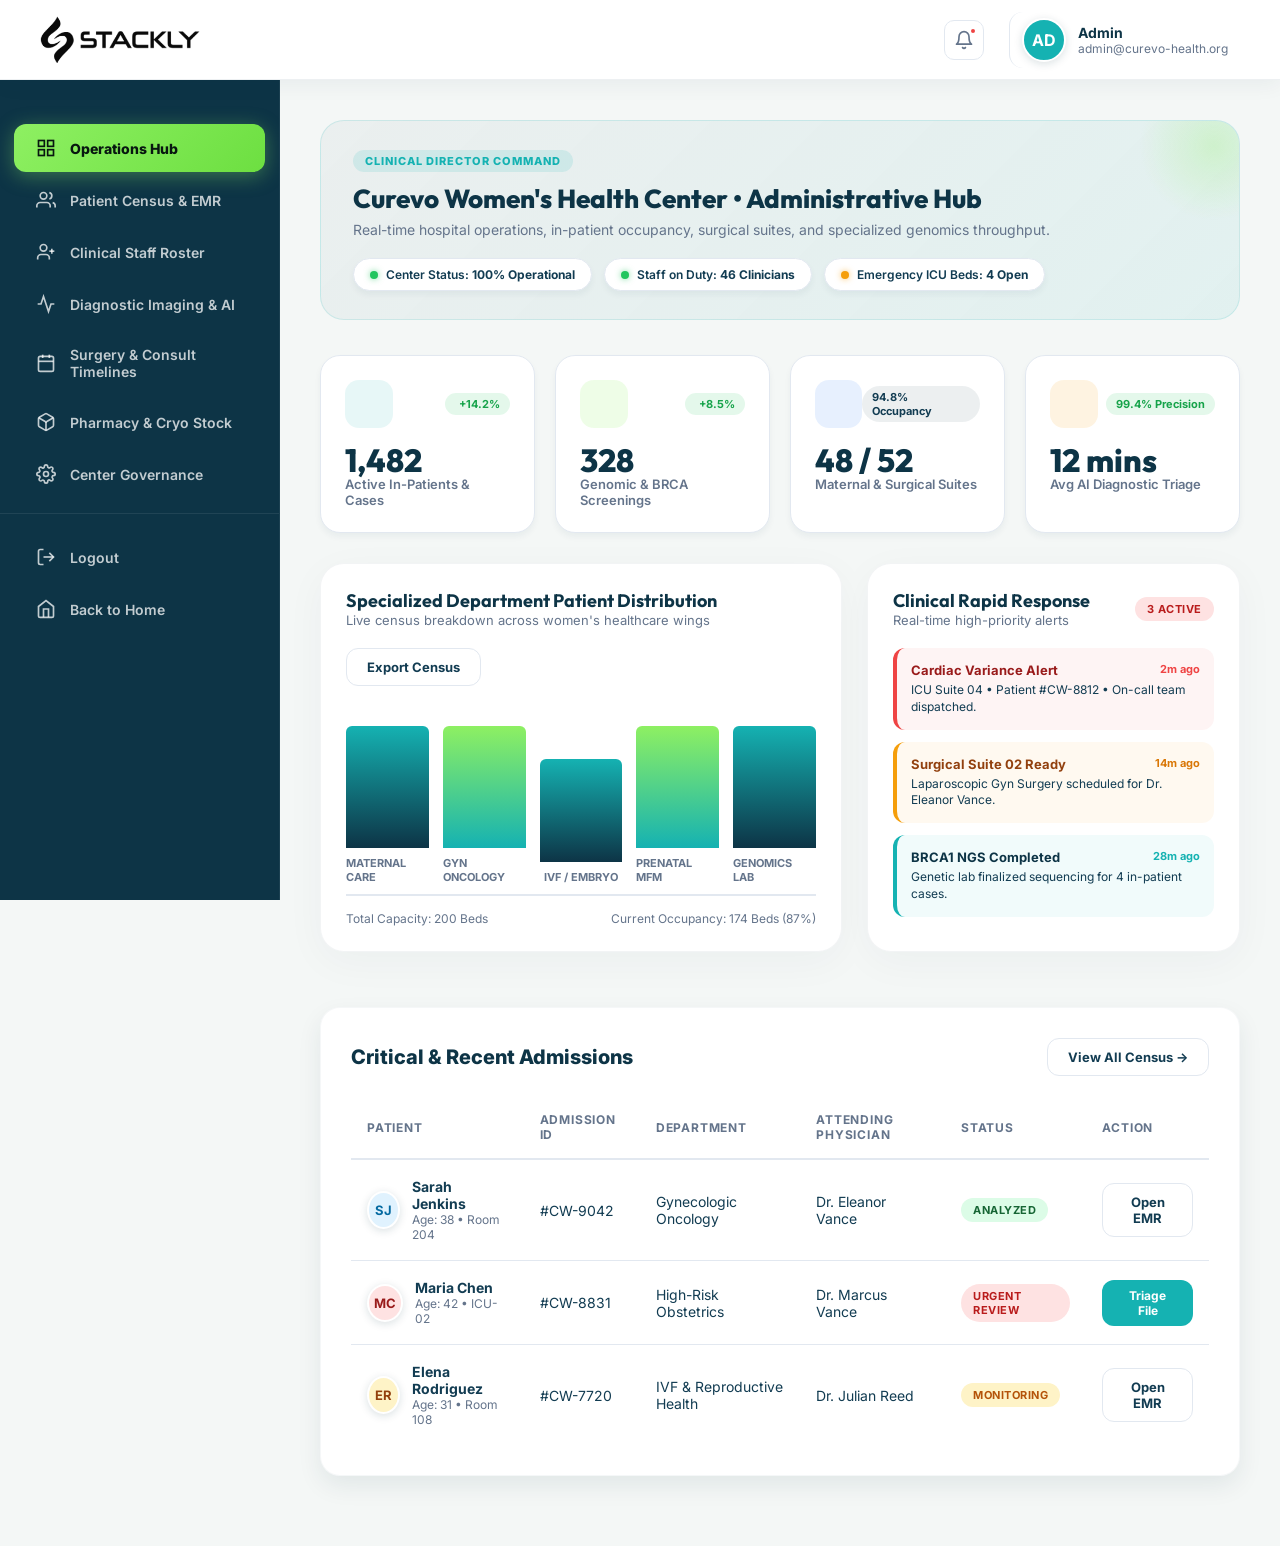
<file: admindashboard.html>
<!DOCTYPE html>
<html lang="en">

<head>
    <meta charset="UTF-8">
    <meta name="viewport" content="width=device-width, initial-scale=1.0">
    <title>Admin & Clinical Operations Dashboard | Curevo Women's Health Center</title>
    <link rel="shortcut icon" href="images/logo black.webp" type="image/x-icon">
    <link
        href="https://fonts.googleapis.com/css2?family=Inter:wght@400;500;600;700;800&family=Outfit:wght@600;700;800&display=swap"
        rel="stylesheet">

    <!-- Immediate Scroll & Section Controller for 404 Navigation -->
    <script>
        (function () {
            if ('scrollRestoration' in history) {
                history.scrollRestoration = 'manual';
            }
            function restoreDashboardState() {
                var isReturningFrom404 = sessionStorage.getItem('curevo_returning_from_404') === '1';
                if (isReturningFrom404) {
                    var savedSection = sessionStorage.getItem('curevo_admin_section');
                    var hash = window.location.hash;
                    if (hash && hash.indexOf('section=') !== -1) {
                        var match = hash.match(/section=([a-zA-Z0-9_-]+)/);
                        if (match && match[1]) savedSection = match[1];
                    }
                    if (savedSection && typeof switchSection === 'function') {
                        var navLink = document.querySelector('.nav-item[onclick*="' + savedSection + '"]');
                        switchSection(savedSection, navLink, false);
                    }

                    var savedPos = sessionStorage.getItem('curevo_admin_scroll_pos');
                    if (savedPos !== null) {
                        var targetY = parseInt(savedPos, 10);
                        if (!isNaN(targetY) && targetY >= 0) {
                            window.scrollTo({ top: targetY, left: 0, behavior: 'instant' });
                        }
                    }
                } else {
                    window.scrollTo({ top: 0, left: 0, behavior: 'instant' });
                }
            }

            restoreDashboardState();

            document.addEventListener('DOMContentLoaded', function () {
                restoreDashboardState();
                setTimeout(restoreDashboardState, 50);
                setTimeout(restoreDashboardState, 150);
                setTimeout(restoreDashboardState, 300);
            });

            window.addEventListener('load', function () {
                restoreDashboardState();
                setTimeout(function () {
                    restoreDashboardState();
                    setTimeout(function () {
                        sessionStorage.removeItem('curevo_returning_from_404');
                        sessionStorage.removeItem('curevo_admin_scroll_pos');
                        sessionStorage.removeItem('curevo_admin_section');
                        sessionStorage.removeItem('curevo_from_url');
                    }, 600);
                }, 300);
            });
        })();
    </script>

    <style>
        :root {
            --primary-teal: #15b2b2;
            --primary-dark: #0d3446;
            --brand-lime: #8ef062;
            --bg-light: #f4f7f6;
            --white: #ffffff;
            --slate: #123C52;
            --text-gray: #64748b;
            --border-light: #e2e8f0;
            --shadow-sm: 0 4px 6px rgba(13, 52, 70, 0.05);
            --shadow-md: 0 10px 25px rgba(13, 52, 70, 0.08);
            --shadow-float: 0 15px 45px rgba(13, 52, 70, 0.08);
            --transition: all 0.3s cubic-bezier(0.16, 1, 0.3, 1);
        }

        * {
            margin: 0;
            padding: 0;
            box-sizing: border-box;
            font-family: 'Inter', sans-serif;
        }

        body {
            background-color: var(--bg-light);
            color: var(--slate);
            min-height: 100vh;
            display: flex;
            flex-direction: column;
            overflow-x: clip;
        }

        /* --- Sticky Header --- */
        .top-header {
            background: rgba(255, 255, 255, 0.95);
            backdrop-filter: blur(16px);
            -webkit-backdrop-filter: blur(16px);
            height: 80px;
            padding: 0 40px;
            display: flex;
            justify-content: space-between;
            align-items: center;
            box-shadow: 0 4px 20px rgba(13, 52, 70, 0.06);
            position: -webkit-sticky;
            position: sticky;
            top: 0;
            left: 0;
            right: 0;
            z-index: 1000;
            border-bottom: 1px solid rgba(13, 52, 70, 0.07);
        }

        .logo-area {
            display: flex;
            align-items: center;
            gap: 15px;
        }

        .menu-toggle {
            display: none;
            background: none;
            border: 1px solid var(--border-light);
            color: var(--primary-dark);
            cursor: pointer;
            padding: 8px;
            border-radius: 8px;
            transition: var(--transition);
        }

        .menu-toggle:hover {
            background: var(--bg-light);
            color: var(--primary-teal);
        }

        .brand-logo {
            height: 48px;
            max-width: 190px;
            width: auto;
            object-fit: contain;
            display: block;
            transition: all 0.3s ease;
        }

        .logo-link {
            display: flex;
            align-items: center;
            text-decoration: none;
        }

        .header-right {
            display: flex;
            align-items: center;
            gap: 25px;
        }

        .notification-bell {
            position: relative;
            cursor: pointer;
            color: var(--text-gray);
            display: flex;
            align-items: center;
            justify-content: center;
            width: 40px;
            height: 40px;
            border-radius: 10px;
            transition: var(--transition);
            background: #ffffff;
            border: 1px solid var(--border-light);
        }

        .notification-bell:hover {
            background: var(--bg-light);
            color: var(--primary-dark);
            border-color: var(--primary-teal);
        }

        .badge {
            position: absolute;
            top: 6px;
            right: 6px;
            background: #ef4444;
            width: 8px;
            height: 8px;
            border-radius: 50%;
            border: 2px solid white;
        }

        .user-profile {
            display: flex;
            align-items: center;
            gap: 12px;
            padding-left: 20px;
            border-left: 1px solid var(--border-light);
            cursor: pointer;
        }

        .avatar {
            width: 44px;
            height: 44px;
            background: var(--primary-teal);
            border-radius: 50%;
            display: flex;
            align-items: center;
            justify-content: center;
            color: white;
            font-weight: 700;
            overflow: hidden;
            box-shadow: 0 2px 8px rgba(13, 52, 70, 0.15);
            border: 2px solid #ffffff;
        }

        .avatar-img {
            width: 100%;
            height: 100%;
            object-fit: cover;
            border-radius: 50%;
            display: block;
        }

        /* --- Layout & Sticky Side Menu --- */
        .dashboard-container {
            display: flex;
            flex: 1;
            position: relative;
            min-height: calc(100vh - 80px);
            align-items: flex-start;
        }

        .sidebar {
            width: 280px;
            background: var(--primary-dark);
            color: white;
            padding: 30px 0;
            display: flex;
            flex-direction: column;
            transition: var(--transition);
            z-index: 100;
            position: sticky;
            top: 80px;
            height: calc(100vh - 80px);
            overflow-y: auto;
            flex-shrink: 0;
            border-right: 1px solid rgba(255, 255, 255, 0.06);
        }

        .sidebar::-webkit-scrollbar {
            width: 5px;
        }

        .sidebar::-webkit-scrollbar-track {
            background: transparent;
        }

        .sidebar::-webkit-scrollbar-thumb {
            background: rgba(255, 255, 255, 0.15);
            border-radius: 10px;
        }

        .sidebar-nav {
            list-style: none;
            width: 100%;
            padding: 10px 0;
        }

        .nav-item {
            padding: 14px 22px;
            display: flex;
            align-items: center;
            gap: 14px;
            color: rgba(255, 255, 255, 0.75);
            text-decoration: none;
            transition: all 0.25s cubic-bezier(0.16, 1, 0.3, 1);
            font-weight: 600;
            font-size: 14px;
            position: relative;
            margin: 4px 14px;
            border-radius: 12px;
        }

        .nav-item:hover {
            color: #ffffff;
            background: rgba(255, 255, 255, 0.08);
            transform: translateX(4px);
        }

        .nav-item.active {
            color: #081710 !important;
            background: linear-gradient(135deg, #8ef062 0%, #6ddf41 100%) !important;
            font-weight: 800 !important;
            box-shadow: 0 4px 20px rgba(142, 240, 98, 0.35);
        }

        .nav-item.active svg {
            stroke: #081710 !important;
        }

        .nav-item svg {
            transition: transform 0.25s ease;
            flex-shrink: 0;
            stroke: currentColor;
        }

        .nav-item:hover svg {
            transform: scale(1.1);
        }

        .sidebar.active {
            left: 0 !important;
        }

        .close-sidebar {
            display: none;
            position: absolute;
            top: 20px;
            right: 20px;
            background: rgba(255, 255, 255, 0.1);
            border: 1px solid rgba(255, 255, 255, 0.2);
            color: white !important;
            width: 40px;
            height: 40px;
            border-radius: 10px;
            align-items: center;
            justify-content: center;
            cursor: pointer;
            transition: var(--transition);
            z-index: 2100;
        }

        .close-sidebar:hover {
            background: rgba(255, 255, 255, 0.2);
        }

        /* --- Mobile Overlay --- */
        .sidebar-overlay {
            display: none;
            position: fixed;
            top: 0;
            left: 0;
            width: 100%;
            height: 100%;
            background: rgba(13, 52, 70, 0.5);
            backdrop-filter: blur(4px);
            z-index: 95;
        }

        .main-content {
            flex: 1;
            padding: 40px;
            min-width: 0;
        }

        .flex-between {
            display: flex !important;
            justify-content: space-between !important;
            align-items: center !important;
            gap: 20px !important;
            flex-wrap: wrap !important;
        }

        /* --- Hero Banner & Welcome Blocks --- */
        .welcome-block {
            margin-bottom: 35px;
        }

        .welcome-hero-banner {
            background: linear-gradient(135deg, rgba(13, 52, 70, 0.04) 0%, rgba(21, 178, 178, 0.08) 100%);
            border: 1px solid rgba(21, 178, 178, 0.15);
            padding: 28px 32px;
            border-radius: 24px;
            display: flex;
            justify-content: space-between;
            align-items: center;
            flex-wrap: wrap;
            gap: 20px;
            position: relative;
            overflow: hidden;
        }

        .welcome-hero-banner::after {
            content: '';
            position: absolute;
            top: -50px;
            right: -50px;
            width: 150px;
            height: 150px;
            background: radial-gradient(circle, rgba(142, 240, 98, 0.25) 0%, rgba(21, 178, 178, 0) 70%);
            border-radius: 50%;
            pointer-events: none;
        }

        .welcome-badge {
            display: inline-block;
            font-size: 11px;
            font-weight: 800;
            letter-spacing: 1px;
            color: var(--primary-teal);
            background: rgba(21, 178, 178, 0.12);
            padding: 4px 12px;
            border-radius: 100px;
            margin-bottom: 10px;
            text-transform: uppercase;
        }

        .welcome-block h1 {
            font-size: 26px;
            font-weight: 800;
            color: var(--primary-dark);
            margin-bottom: 6px;
            font-family: 'Outfit', sans-serif;
        }

        .welcome-block p {
            color: var(--text-gray);
            font-size: 14px;
        }

        .welcome-quick-stats {
            display: flex;
            gap: 12px;
            flex-wrap: wrap;
        }

        .quick-chip {
            background: #ffffff;
            border: 1px solid var(--border-light);
            padding: 8px 16px;
            border-radius: 100px;
            font-size: 12px;
            font-weight: 600;
            color: var(--slate);
            display: flex;
            align-items: center;
            gap: 8px;
            box-shadow: var(--shadow-sm);
        }

        .chip-dot {
            width: 8px;
            height: 8px;
            border-radius: 50%;
            background: #22c55e;
            box-shadow: 0 0 6px rgba(34, 197, 94, 0.6);
        }

        .chip-dot.alert-dot {
            background: #f59e0b;
            box-shadow: 0 0 6px rgba(245, 158, 11, 0.6);
        }

        .chip-dot.pulse-dot {
            animation: pulseChip 1.8s infinite;
        }

        @keyframes pulseChip {
            0% { transform: scale(1); opacity: 1; }
            50% { transform: scale(1.3); opacity: 0.6; }
            100% { transform: scale(1); opacity: 1; }
        }

        /* --- Cards & Grid Systems --- */
        .premium-card {
            background: var(--white);
            border-radius: 24px;
            padding: 25px;
            box-shadow: 0 10px 40px rgba(13, 52, 70, 0.04);
            border: 1px solid rgba(13, 52, 70, 0.05);
            transition: all 0.3s cubic-bezier(0.4, 0, 0.2, 1);
            position: relative;
            overflow: hidden;
            margin-bottom: 25px;
        }

        .premium-card:hover {
            transform: translateY(-4px);
            box-shadow: 0 20px 50px rgba(13, 52, 70, 0.08);
        }

        .section-card {
            background: var(--white);
            padding: 30px;
            border-radius: 20px;
            box-shadow: var(--shadow-md);
            margin-bottom: 30px;
            border: 1px solid rgba(13, 52, 70, 0.04);
        }

        .section-card h2 {
            font-size: 20px;
            font-weight: 800;
            color: var(--primary-dark);
            margin-bottom: 20px;
            font-family: 'Outfit', sans-serif;
            display: flex;
            align-items: center;
            justify-content: space-between;
        }

        .metrics-grid-4 {
            display: grid;
            grid-template-columns: repeat(4, 1fr);
            gap: 20px;
            margin-bottom: 30px;
        }

        .stat-card {
            background: var(--white);
            padding: 24px;
            border-radius: 20px;
            box-shadow: var(--shadow-sm);
            border: 1px solid var(--border-light);
            display: flex;
            flex-direction: column;
            gap: 16px;
            transition: var(--transition);
        }

        .stat-card:hover {
            border-color: var(--primary-teal);
            transform: translateY(-4px);
            box-shadow: var(--shadow-md);
        }

        .stat-header {
            display: flex;
            align-items: center;
            justify-content: space-between;
        }

        .icon-box {
            width: 48px;
            height: 48px;
            background: rgba(21, 178, 178, 0.1);
            border-radius: 14px;
            display: flex;
            align-items: center;
            justify-content: center;
            color: var(--primary-teal);
            font-size: 20px;
        }

        .metric-badge-trend {
            display: inline-flex;
            align-items: center;
            gap: 4px;
            padding: 4px 10px;
            border-radius: 20px;
            font-size: 11px;
            font-weight: 700;
        }

        .trend-up {
            background: rgba(34, 197, 94, 0.12);
            color: #16a34a;
        }

        .trend-neutral {
            background: rgba(13, 52, 70, 0.08);
            color: var(--slate);
        }

        .stat-number {
            font-size: 32px;
            font-weight: 800;
            color: var(--primary-dark);
            font-family: 'Outfit', sans-serif;
            line-height: 1;
        }

        .stat-label {
            font-size: 13px;
            color: var(--text-gray);
            font-weight: 600;
        }

        /* --- Split Grid & Department Load Chart --- */
        .split-grid {
            display: grid;
            grid-template-columns: 1.4fr 1fr;
            gap: 25px;
            margin-bottom: 30px;
        }

        .chart-container {
            height: 190px;
            display: flex;
            align-items: flex-end;
            gap: 14px;
            padding: 20px 0 10px 0;
            border-bottom: 2px solid var(--border-light);
            margin-bottom: 15px;
        }

        .bar-wrapper {
            flex: 1;
            height: 100%;
            display: flex;
            flex-direction: column;
            justify-content: flex-end;
            align-items: center;
            gap: 8px;
        }

        .bar {
            width: 100%;
            background: linear-gradient(to top, var(--primary-dark), var(--primary-teal));
            border-radius: 6px 6px 0 0;
            height: 0;
            transition: height 1.5s cubic-bezier(0.16, 1, 0.3, 1);
        }

        .bar.bar-lime {
            background: linear-gradient(to top, #15b2b2, #8ef062);
        }

        .bar-label {
            font-size: 11px;
            color: var(--text-gray);
            font-weight: 700;
            text-transform: uppercase;
        }

        /* --- Tables & Patient Records --- */
        .table-responsive {
            width: 100%;
            overflow-x: auto;
            -webkit-overflow-scrolling: touch;
        }

        .project-table {
            width: 100%;
            border-collapse: collapse;
            text-align: left;
        }

        .project-table th {
            padding: 16px;
            font-size: 12px;
            color: var(--text-gray);
            text-transform: uppercase;
            letter-spacing: 0.8px;
            border-bottom: 2px solid var(--border-light);
            font-weight: 700;
        }

        .project-table td {
            padding: 18px 16px;
            border-bottom: 1px solid var(--border-light);
            font-size: 14px;
            vertical-align: middle;
        }

        .project-table tr:last-child td {
            border-bottom: none;
        }

        .project-table tr:hover td {
            background-color: rgba(21, 178, 178, 0.03);
        }

        /* --- Badges --- */
        .status-badge {
            padding: 5px 12px;
            border-radius: 100px;
            font-size: 11px;
            font-weight: 700;
            display: inline-block;
            text-transform: uppercase;
            letter-spacing: 0.5px;
        }

        .status-admitted {
            background: #e0f2fe;
            color: #0369a1;
        }

        .status-stable {
            background: #dcfce7;
            color: #166534;
        }

        .status-critical {
            background: #fee2e2;
            color: #b91c1c;
        }

        .status-monitoring {
            background: #fef3c7;
            color: #b45309;
        }

        .status-discharged {
            background: #f1f5f9;
            color: #475569;
        }

        /* --- Medical Staff Cards --- */
        .staff-grid {
            display: grid;
            grid-template-columns: repeat(auto-fill, minmax(280px, 1fr));
            gap: 22px;
            margin-bottom: 30px;
        }

        .staff-card {
            background: white;
            border-radius: 20px;
            border: 1px solid var(--border-light);
            box-shadow: var(--shadow-sm);
            padding: 24px;
            display: flex;
            flex-direction: column;
            align-items: center;
            text-align: center;
            transition: var(--transition);
            position: relative;
        }

        .staff-card:hover {
            transform: translateY(-5px);
            box-shadow: 0 15px 35px rgba(13, 52, 70, 0.1);
            border-color: var(--primary-teal);
        }

        .staff-avatar-holder {
            width: 84px;
            height: 84px;
            border-radius: 50%;
            overflow: hidden;
            border: 3px solid var(--primary-teal);
            margin-bottom: 16px;
            box-shadow: 0 4px 15px rgba(21, 178, 178, 0.2);
            position: relative;
        }

        .staff-avatar-img {
            width: 100%;
            height: 100%;
            object-fit: cover;
            display: block;
        }

        .staff-duty-badge {
            position: absolute;
            bottom: 0;
            right: 0;
            width: 16px;
            height: 16px;
            background: #22c55e;
            border: 3px solid white;
            border-radius: 50%;
        }

        .staff-duty-badge.busy {
            background: #ef4444;
        }

        .staff-duty-badge.oncall {
            background: #f59e0b;
        }

        .staff-name {
            font-size: 16px;
            font-weight: 700;
            color: var(--primary-dark);
            margin-bottom: 4px;
        }

        .staff-role {
            font-size: 13px;
            color: var(--primary-teal);
            font-weight: 600;
            margin-bottom: 12px;
        }

        .staff-info-tag {
            background: var(--bg-light);
            border-radius: 10px;
            padding: 8px 14px;
            font-size: 12px;
            color: var(--slate);
            font-weight: 600;
            width: 100%;
            margin-bottom: 15px;
            display: flex;
            justify-content: space-between;
        }

        /* --- Diagnostics & Scans --- */
        .diagnostics-grid {
            display: grid;
            grid-template-columns: repeat(3, 1fr);
            gap: 24px;
            margin-bottom: 30px;
        }

        .scan-card {
            background: #0d3446;
            border-radius: 20px;
            aspect-ratio: 4/3;
            position: relative;
            overflow: hidden;
            box-shadow: var(--shadow-md);
            border: 1px solid rgba(255, 255, 255, 0.1);
        }

        .scan-img {
            width: 100%;
            height: 100%;
            object-fit: cover;
            opacity: 0.85;
            transition: transform 0.6s cubic-bezier(0.16, 1, 0.3, 1), opacity 0.3s;
        }

        .scan-card:hover .scan-img {
            transform: scale(1.08);
            opacity: 0.95;
        }

        .scan-overlay {
            position: absolute;
            inset: 0;
            background: linear-gradient(to top, rgba(13, 52, 70, 0.95) 0%, rgba(13, 52, 70, 0.3) 60%, transparent 100%);
            display: flex;
            flex-direction: column;
            justify-content: flex-end;
            padding: 22px;
            color: white;
            z-index: 2;
        }

        .scan-tag-top {
            position: absolute;
            top: 14px;
            left: 14px;
            background: rgba(13, 52, 70, 0.85);
            backdrop-filter: blur(8px);
            color: #8ef062;
            padding: 5px 12px;
            border-radius: 20px;
            font-size: 11px;
            font-weight: 700;
            letter-spacing: 0.5px;
            text-transform: uppercase;
            z-index: 3;
        }

        /* --- Timeline Scheduler --- */
        .timeline-container {
            position: relative;
            padding-left: 35px;
            margin-top: 15px;
        }

        .timeline-container::before {
            content: '';
            position: absolute;
            left: 10px;
            top: 0;
            bottom: 0;
            width: 2px;
            background: var(--border-light);
        }

        .timeline-item {
            position: relative;
            margin-bottom: 22px;
            padding: 18px 22px;
            background: white;
            border-radius: 18px;
            box-shadow: var(--shadow-sm);
            border: 1px solid var(--border-light);
            transition: var(--transition);
        }

        .timeline-item:hover {
            transform: translateX(4px);
            border-color: var(--primary-teal);
            box-shadow: var(--shadow-md);
        }

        .timeline-dot {
            position: absolute;
            left: -31px;
            top: 22px;
            width: 14px;
            height: 14px;
            border-radius: 50%;
            background: var(--primary-teal);
            border: 3px solid white;
            box-shadow: 0 0 0 2px var(--primary-teal);
            z-index: 2;
        }

        .timeline-dot.emergency {
            background: #ef4444;
            box-shadow: 0 0 0 2px #ef4444;
        }

        .timeline-dot.surgery {
            background: #8b5cf6;
            box-shadow: 0 0 0 2px #8b5cf6;
        }

        /* --- Buttons --- */
        .btn-ai {
            background: var(--primary-teal);
            color: white;
            padding: 14px 28px;
            border: none;
            border-radius: 12px;
            font-weight: 700;
            cursor: pointer;
            transition: var(--transition);
            font-size: 14px;
            display: inline-flex;
            align-items: center;
            justify-content: center;
            gap: 8px;
            text-decoration: none;
        }

        .btn-ai:hover {
            transform: translateY(-2px);
            box-shadow: 0 6px 20px rgba(21, 178, 178, 0.35);
            background: #119e9e;
        }

        .btn-dark {
            background: var(--primary-dark);
            color: white;
            padding: 12px 24px;
            border: none;
            border-radius: 12px;
            font-weight: 700;
            cursor: pointer;
            transition: var(--transition);
            font-size: 13px;
            display: inline-flex;
            align-items: center;
            gap: 8px;
            text-decoration: none;
        }

        .btn-dark:hover {
            background: #123C52;
            transform: translateY(-2px);
            box-shadow: 0 6px 15px rgba(13, 52, 70, 0.2);
        }

        .btn-outline {
            background: transparent;
            border: 1.5px solid var(--border-light);
            color: var(--slate);
            padding: 10px 20px;
            border-radius: 12px;
            font-weight: 700;
            font-size: 13px;
            cursor: pointer;
            transition: var(--transition);
            display: inline-flex;
            align-items: center;
            gap: 6px;
            text-decoration: none;
        }

        .btn-outline:hover {
            border-color: var(--primary-teal);
            color: var(--primary-teal);
            background: rgba(21, 178, 178, 0.05);
        }

        /* --- View Management --- */
        .dashboard-view {
            display: none;
            animation: fadeIn 0.4s cubic-bezier(0.16, 1, 0.3, 1) forwards;
        }

        .dashboard-view.active {
            display: block;
        }

        @keyframes fadeIn {
            from {
                opacity: 0;
                transform: translateY(12px);
            }

            to {
                opacity: 1;
                transform: translateY(0);
            }
        }

        /* --- AI Clinical Module --- */
        .ai-card {
            background: linear-gradient(135deg, var(--white) 0%, #f9fdfd 100%);
            border: 1px solid rgba(21, 178, 178, 0.15);
        }

        .dropzone {
            border: 2px dashed var(--border-light);
            border-radius: 20px;
            padding: 45px 30px;
            text-align: center;
            cursor: pointer;
            transition: var(--transition);
            margin-bottom: 25px;
            background: rgba(21, 178, 178, 0.02);
            text-decoration: none;
            display: block;
        }

        .dropzone:hover {
            border-color: var(--primary-teal);
            background: rgba(21, 178, 178, 0.05);
        }

        .dropzone svg {
            width: 54px;
            height: 54px;
            margin-bottom: 12px;
            color: var(--primary-teal);
        }

        .loading-bar-container {
            width: 100%;
            height: 5px;
            background: #e2e8f0;
            margin-top: 20px;
            border-radius: 10px;
            overflow: hidden;
            display: none;
        }

        .loading-bar-fill {
            height: 100%;
            background: var(--primary-teal);
            width: 0;
            transition: width 2s linear;
        }

        .ai-results-reveal {
            display: none;
            margin-top: 30px;
            padding-top: 30px;
            border-top: 1px solid var(--border-light);
            animation: fadeIn 0.8s ease;
        }

        .results-grid {
            display: grid;
            grid-template-columns: repeat(2, 1fr);
            gap: 25px;
            margin-bottom: 25px;
        }

        .result-block {
            background: white;
            padding: 20px;
            border-radius: 16px;
            border: 1px solid var(--border-light);
        }

        .result-block h5 {
            font-size: 12px;
            color: var(--text-gray);
            text-transform: uppercase;
            margin-bottom: 8px;
        }

        .result-val {
            font-size: 32px;
            font-weight: 800;
            color: var(--primary-teal);
            font-family: 'Outfit', sans-serif;
        }

        .progress-bg {
            height: 8px;
            background: var(--bg-light);
            border-radius: 10px;
            overflow: hidden;
            margin-top: 8px;
        }

        .progress-fill {
            height: 100%;
            background: var(--primary-teal);
            width: 0;
            border-radius: 10px;
            transition: width 1.2s cubic-bezier(0.16, 1, 0.3, 1);
        }

        /* --- Settings Premium --- */
        .settings-container {
            display: grid;
            grid-template-columns: 280px 1fr;
            gap: 35px;
        }

        .settings-sidebar {
            background: white;
            border-radius: 24px;
            padding: 20px;
            height: fit-content;
            border: 1px solid var(--border-light);
            box-shadow: var(--shadow-sm);
        }

        .settings-nav-btn {
            display: flex;
            align-items: center;
            gap: 14px;
            padding: 14px 20px;
            border-radius: 14px;
            color: var(--text-gray);
            cursor: pointer;
            transition: var(--transition);
            font-weight: 600;
            font-size: 14px;
            margin-bottom: 6px;
        }

        .settings-nav-btn:hover {
            background: var(--bg-light);
            color: var(--primary-teal);
            transform: translateX(4px);
        }

        .settings-nav-btn.active {
            background: var(--primary-dark);
            color: white;
            box-shadow: 0 8px 20px rgba(13, 52, 70, 0.15);
        }

        .form-grid {
            display: grid;
            grid-template-columns: 1fr 1fr;
            gap: 24px;
        }

        .form-group {
            margin-bottom: 20px;
            text-align: left;
        }

        .form-group label {
            display: block;
            font-size: 12px;
            font-weight: 700;
            color: var(--text-gray);
            margin-bottom: 8px;
            text-transform: uppercase;
            letter-spacing: 0.8px;
        }

        .form-group input,
        .form-group select {
            width: 100%;
            padding: 14px 18px;
            background: var(--bg-light);
            border: 1px solid var(--border-light);
            border-radius: 14px;
            font-size: 14px;
            color: var(--slate);
            transition: var(--transition);
            outline: none;
        }

        .form-group input:focus,
        .form-group select:focus {
            border-color: var(--primary-teal);
            background: white;
            box-shadow: 0 0 0 4px rgba(21, 178, 178, 0.1);
        }

        .profile-header-premium {
            display: flex;
            align-items: center;
            gap: 30px;
            margin-bottom: 35px;
            padding-bottom: 30px;
            border-bottom: 1px solid var(--border-light);
        }

        .avatar-edit-wrapper {
            position: relative;
            cursor: pointer;
        }

        .settings-avatar-box {
            width: 100px;
            height: 100px;
            border-radius: 50%;
            overflow: hidden;
            background: linear-gradient(135deg, var(--bg-light) 0%, #e2e8f0 100%);
            display: flex;
            align-items: center;
            justify-content: center;
            font-size: 32px;
            font-weight: 800;
            color: var(--primary-teal);
            border: 4px solid white;
            box-shadow: var(--shadow-md);
        }

        /* --- Inventory Visualization --- */
        .inventory-visual-grid {
            display: grid;
            grid-template-columns: repeat(auto-fill, minmax(220px, 1fr));
            gap: 20px;
            margin-bottom: 30px;
        }

        .inv-item-card {
            background: white;
            border-radius: 20px;
            padding: 22px;
            border: 1px solid var(--border-light);
            text-align: center;
            box-shadow: var(--shadow-sm);
            transition: var(--transition);
        }

        .inv-item-card:hover {
            transform: translateY(-4px);
            border-color: var(--primary-teal);
            box-shadow: var(--shadow-md);
        }

        .inv-circle-progress {
            width: 80px;
            height: 80px;
            margin: 0 auto 15px;
            position: relative;
            display: flex;
            align-items: center;
            justify-content: center;
        }

        .inv-circle-svg {
            transform: rotate(-90deg);
        }

        .inv-val {
            position: absolute;
            font-weight: 700;
            font-size: 14px;
            color: var(--primary-dark);
        }

        /* --- Media Queries for Mobile Responsiveness --- */
        @media (max-width: 1024px) {
            .metrics-grid-4 {
                grid-template-columns: repeat(2, 1fr) !important;
                gap: 20px !important;
            }

            .split-grid {
                grid-template-columns: 1fr !important;
            }

            .diagnostics-grid {
                grid-template-columns: repeat(2, 1fr) !important;
            }

            .settings-container {
                grid-template-columns: 1fr !important;
            }
        }

        @media (max-width: 768px) {
            html, body {
                width: 100% !important;
                max-width: 100% !important;
                overflow-x: clip !important;
                position: relative;
            }

            .top-header {
                position: -webkit-sticky !important;
                position: sticky !important;
                top: 0 !important;
                left: 0 !important;
                right: 0 !important;
                z-index: 1000 !important;
                padding: 0 15px !important;
                height: 70px !important;
                display: flex !important;
                align-items: center !important;
                justify-content: space-between !important;
                background: rgba(255, 255, 255, 0.98) !important;
                backdrop-filter: blur(16px) !important;
                -webkit-backdrop-filter: blur(16px) !important;
                box-shadow: 0 2px 12px rgba(13, 52, 70, 0.08) !important;
                width: 100% !important;
                max-width: 100vw !important;
                box-sizing: border-box !important;
            }

            .logo-area {
                gap: 10px !important;
            }

            .menu-toggle {
                display: flex !important;
                width: 40px !important;
                height: 40px !important;
                border-radius: 10px !important;
                background: var(--bg-light) !important;
                border: 1px solid var(--border-light) !important;
                color: var(--primary-teal) !important;
                z-index: 1100 !important;
                align-items: center;
                justify-content: center;
            }

            .brand-logo {
                height: 26px !important;
                max-width: 150px !important;
            }

            .header-right {
                gap: 10px !important;
            }

            .notification-bell {
                width: 38px !important;
                height: 38px !important;
                background: var(--bg-light) !important;
                border-radius: 10px !important;
            }

            .user-profile {
                padding-left: 0 !important;
                border: none !important;
            }

            .user-profile .avatar {
                width: 36px !important;
                height: 36px !important;
                font-size: 12px !important;
            }

            .user-profile div:last-child {
                display: none !important;
            }

            .dashboard-container {
                width: 100% !important;
                max-width: 100vw !important;
                box-sizing: border-box !important;
                overflow-x: hidden !important;
            }

            .sidebar {
                position: fixed !important;
                left: -280px !important;
                top: 0 !important;
                height: 100vh !important;
                width: 280px !important;
                box-shadow: 20px 0 40px rgba(0, 0, 0, 0.2) !important;
                padding-top: 90px !important;
                z-index: 2000 !important;
                background: var(--primary-dark) !important;
            }

            .sidebar.active {
                left: 0 !important;
            }

            .sidebar-overlay {
                z-index: 1900 !important;
                backdrop-filter: blur(5px) !important;
            }

            .sidebar-overlay.active {
                display: block !important;
            }

            .close-sidebar {
                display: flex !important;
                top: 25px !important;
                right: 20px !important;
                z-index: 2100 !important;
            }

            .main-content {
                width: 100% !important;
                max-width: 100vw !important;
                padding: 20px 12px !important;
                text-align: center !important;
                box-sizing: border-box !important;
                overflow-x: hidden !important;
            }

            .dashboard-view {
                width: 100% !important;
                max-width: 100% !important;
                box-sizing: border-box !important;
                overflow-x: hidden !important;
            }

            .welcome-block {
                display: flex !important;
                flex-direction: column !important;
                align-items: center !important;
                justify-content: center !important;
                text-align: center !important;
                margin-bottom: 25px !important;
                width: 100% !important;
                box-sizing: border-box !important;
            }

            .welcome-block h1 {
                font-size: 20px !important;
                margin-bottom: 8px !important;
                line-height: 1.25 !important;
            }

            .welcome-block p {
                font-size: 13px !important;
                color: var(--text-gray) !important;
                max-width: 100% !important;
                line-height: 1.5 !important;
            }

            .welcome-hero-banner {
                padding: 20px 14px !important;
                border-radius: 18px !important;
                flex-direction: column !important;
                align-items: center !important;
                text-align: center !important;
                gap: 16px !important;
                width: 100% !important;
                box-sizing: border-box !important;
            }

            .welcome-quick-stats {
                justify-content: center !important;
                width: 100% !important;
            }

            .metrics-grid-4 {
                grid-template-columns: 1fr !important;
                gap: 14px !important;
                width: 100% !important;
                box-sizing: border-box !important;
            }

            .stat-card {
                padding: 20px 14px !important;
                align-items: center !important;
                text-align: center !important;
                box-sizing: border-box !important;
            }

            .staff-grid,
            .diagnostics-grid,
            .results-grid {
                grid-template-columns: 1fr !important;
                gap: 18px !important;
                width: 100% !important;
            }

            .form-grid {
                grid-template-columns: 1fr !important;
                gap: 14px !important;
            }

            .settings-sidebar {
                display: flex !important;
                flex-direction: row !important;
                overflow-x: auto !important;
                -webkit-overflow-scrolling: touch !important;
                width: 100% !important;
                padding: 8px !important;
                gap: 8px !important;
                border-radius: 16px !important;
            }

            .settings-nav-btn {
                padding: 10px 16px !important;
                white-space: nowrap !important;
                font-size: 13px !important;
                flex-shrink: 0 !important;
                margin-bottom: 0 !important;
            }

            .btn-ai, .btn-dark, .btn-outline {
                width: 100% !important;
                box-sizing: border-box !important;
                text-align: center !important;
                justify-content: center !important;
            }
        }

        /* ==========================================================================
           COMPREHENSIVE LUXURY HOVER EFFECTS & MICRO-INTERACTIONS
           ========================================================================== */
        /* 1. Header & Brand Logo */
        .brand-logo {
            transition: transform 0.3s cubic-bezier(0.16, 1, 0.3, 1), filter 0.3s ease;
        }
        .brand-logo:hover {
            transform: scale(1.04);
            filter: drop-shadow(0 4px 14px rgba(21, 178, 178, 0.25));
        }

        .menu-toggle {
            transition: all 0.25s cubic-bezier(0.16, 1, 0.3, 1);
        }
        .menu-toggle:hover {
            transform: scale(1.06);
            background: var(--bg-light);
            border-color: var(--primary-teal);
            color: var(--primary-teal);
        }

        .notification-bell {
            transition: all 0.25s cubic-bezier(0.16, 1, 0.3, 1);
        }
        .notification-bell:hover {
            background: rgba(21, 178, 178, 0.1);
            color: var(--primary-teal);
            transform: translateY(-2px);
            box-shadow: 0 6px 16px rgba(21, 178, 178, 0.2);
        }
        .notification-bell:hover svg {
            transform: rotate(14deg);
        }
        .notification-bell svg {
            transition: transform 0.25s ease;
        }

        .user-profile {
            padding: 6px 12px;
            border-radius: 14px;
            transition: all 0.25s ease;
        }
        .user-profile:hover {
            background: rgba(13, 52, 70, 0.04);
        }
        .user-profile:hover .avatar {
            transform: scale(1.08);
            box-shadow: 0 0 16px rgba(21, 178, 178, 0.4);
            border-color: var(--primary-teal);
        }
        .avatar {
            transition: all 0.3s cubic-bezier(0.16, 1, 0.3, 1);
        }

        /* 2. Sidebar Navigation */
        .nav-item {
            transition: all 0.25s cubic-bezier(0.16, 1, 0.3, 1);
        }
        .nav-item:hover {
            color: #ffffff;
            background: rgba(255, 255, 255, 0.1);
            transform: translateX(6px);
            box-shadow: 0 4px 15px rgba(0, 0, 0, 0.15);
        }
        .nav-item:hover svg {
            transform: scale(1.15) rotate(-4deg);
            stroke: var(--brand-lime) !important;
        }
        .nav-item.active:hover {
            transform: translateX(4px);
            box-shadow: 0 6px 24px rgba(142, 240, 98, 0.45);
        }

        /* 3. Stat & Metric Cards */
        .stat-card,
        .metric-card {
            transition: all 0.3s cubic-bezier(0.16, 1, 0.3, 1);
            cursor: default;
        }
        .stat-card:hover,
        .metric-card:hover {
            transform: translateY(-5px);
            border-color: var(--primary-teal) !important;
            box-shadow: 0 16px 36px rgba(13, 52, 70, 0.12);
        }
        .stat-card:hover .icon-box,
        .metric-card:hover .icon-box {
            transform: scale(1.12) rotate(6deg);
            background: rgba(21, 178, 178, 0.2);
            box-shadow: 0 6px 16px rgba(21, 178, 178, 0.25);
        }
        .icon-box {
            transition: all 0.3s cubic-bezier(0.16, 1, 0.3, 1);
        }

        .metric-badge-trend {
            transition: transform 0.2s ease;
        }
        .metric-badge-trend:hover {
            transform: scale(1.06);
        }

        .quick-chip {
            transition: all 0.25s cubic-bezier(0.16, 1, 0.3, 1);
            cursor: default;
        }
        .quick-chip:hover {
            transform: translateY(-2px);
            border-color: var(--primary-teal);
            box-shadow: 0 6px 16px rgba(13, 52, 70, 0.08);
        }

        /* 4. Section Cards & Panels */
        .section-card {
            transition: all 0.3s cubic-bezier(0.16, 1, 0.3, 1);
        }
        .section-card:hover {
            box-shadow: 0 15px 40px rgba(13, 52, 70, 0.1);
        }

        .premium-card {
            transition: all 0.3s cubic-bezier(0.16, 1, 0.3, 1);
        }
        .premium-card:hover {
            transform: translateY(-5px);
            box-shadow: 0 22px 50px rgba(13, 52, 70, 0.1);
            border-color: rgba(21, 178, 178, 0.25);
        }

        /* 5. Medical Staff Cards */
        .staff-card {
            transition: all 0.3s cubic-bezier(0.16, 1, 0.3, 1);
            cursor: default;
        }
        .staff-card:hover {
            transform: translateY(-6px);
            box-shadow: 0 20px 45px rgba(13, 52, 70, 0.12);
            border-color: var(--primary-teal);
        }
        .staff-card:hover .staff-avatar-holder {
            transform: scale(1.08);
            box-shadow: 0 6px 20px rgba(21, 178, 178, 0.35);
        }
        .staff-avatar-holder {
            transition: all 0.3s cubic-bezier(0.16, 1, 0.3, 1);
        }

        /* 6. Tables & Rows */
        .project-table tbody tr {
            transition: background-color 0.2s ease, transform 0.2s ease;
        }
        .project-table tbody tr:hover td {
            background-color: rgba(21, 178, 178, 0.045) !important;
        }

        /* 7. Buttons & Interactive Controls */
        button,
        .btn,
        .btn-primary,
        .btn-secondary,
        .btn-teal,
        .btn-action,
        .btn-ai,
        .btn-dark,
        .btn-outline,
        .btn-export,
        .btn-add,
        .btn-filter {
            transition: all 0.25s cubic-bezier(0.16, 1, 0.3, 1);
        }
        .btn:hover,
        .btn-primary:hover,
        .btn-teal:hover,
        .btn-action:hover,
        .btn-ai:hover,
        .btn-dark:hover {
            transform: translateY(-2px);
            box-shadow: 0 8px 22px rgba(21, 178, 178, 0.35);
            filter: brightness(1.04);
        }
        .btn-outline:hover {
            background: rgba(21, 178, 178, 0.08);
            border-color: var(--primary-teal);
            color: var(--primary-teal);
            transform: translateY(-2px);
        }
        .btn:active,
        .btn-primary:active,
        .btn-teal:active,
        .btn-action:active,
        .btn-ai:active {
            transform: translateY(0);
            box-shadow: 0 3px 8px rgba(21, 178, 178, 0.25);
        }

        /* 8. Status Badges & Pills */
        .status-badge {
            transition: transform 0.2s ease, box-shadow 0.2s ease;
            cursor: default;
        }
        .status-badge:hover {
            transform: translateY(-1px) scale(1.04);
            box-shadow: 0 3px 8px rgba(0, 0, 0, 0.08);
        }

        /* 9. Chart Bars */
        .bar-wrapper {
            cursor: pointer;
            transition: transform 0.2s ease;
        }
        .bar-wrapper:hover {
            transform: translateY(-3px);
        }
        .bar-wrapper:hover .bar {
            filter: brightness(1.18);
            box-shadow: 0 0 12px rgba(21, 178, 178, 0.5);
        }

        /* 10. Settings & Form Controls */
        .settings-nav-btn {
            transition: all 0.25s cubic-bezier(0.16, 1, 0.3, 1);
        }
        .settings-nav-btn:hover {
            background: var(--bg-light);
            color: var(--primary-teal);
            transform: translateX(6px);
        }

        .form-group input,
        .form-group select {
            transition: all 0.25s cubic-bezier(0.16, 1, 0.3, 1);
        }
        .form-group input:hover,
        .form-group select:hover {
            border-color: var(--primary-teal);
            background: #ffffff;
        }

        .inv-search-v2 {
            transition: all 0.25s cubic-bezier(0.16, 1, 0.3, 1);
        }
        .inv-search-v2:hover {
            border-color: var(--primary-teal);
            box-shadow: 0 6px 18px rgba(13, 52, 70, 0.08);
        }
    </style>
</head>

<body>

    <!-- Sticky Header -->
    <header class="top-header">
        <div class="logo-area">
            <button class="menu-toggle" onclick="toggleSidebar()" aria-label="Toggle menu">
                <svg width="24" height="24" viewBox="0 0 24 24" fill="none" stroke="currentColor" stroke-width="2">
                    <line x1="3" y1="12" x2="21" y2="12"></line>
                    <line x1="3" y1="6" x2="21" y2="6"></line>
                    <line x1="3" y1="18" x2="21" y2="18"></line>
                </svg>
            </button>
            <a href="admindashboard.html" class="logo-link" title="Curevo Women's Health Center">
                <img src="images/logo black.webp" alt="Curevo Women's Health Center" class="brand-logo">
            </a>
        </div>

        <div class="header-right">
            <div class="notification-bell" title="Clinical Notifications" onclick="navigateTo404From(this)">
                <svg width="20" height="20" viewBox="0 0 24 24" fill="none" stroke="currentColor" stroke-width="2"
                    stroke-linecap="round" stroke-linejoin="round">
                    <path d="M18 8A6 6 0 0 0 6 8c0 7-3 9-3 9h18s-3-2-3-9"></path>
                    <path d="M13.73 21a2 2 0 0 1-3.46 0"></path>
                </svg>
                <div class="badge"></div>
            </div>
            <div class="user-profile" onclick="navigateTo404From(this)" title="Director Profile">
                <div class="avatar" id="header-avatar">
                    <img src="images/d2.webp" alt="Admin Avatar" class="avatar-img" onerror="this.style.display='none'; this.parentElement.innerText='A'">
                </div>
                <div>
                    <div id="header-user-name" style="font-weight: 700; font-size: 14px; color: var(--primary-dark);">Admin</div>
                    <div id="header-user-role" style="font-size: 12px; color: var(--text-gray);">admin@curevo-health.org</div>
                </div>
            </div>
        </div>
    </header>

    <div class="sidebar-overlay" onclick="toggleSidebar()"></div>

    <div class="dashboard-container">
        <!-- Sticky Sidebar Navigation -->
        <aside class="sidebar">
            <button class="close-sidebar" onclick="toggleSidebar()" aria-label="Close menu">
                <svg width="24" height="24" viewBox="0 0 24 24" fill="none" stroke="currentColor" stroke-width="2">
                    <line x1="18" y1="6" x2="6" y2="18"></line>
                    <line x1="6" y1="6" x2="18" y2="18"></line>
                </svg>
            </button>
            <nav>
                <ul class="sidebar-nav">
                    <li>
                        <a href="javascript:void(0)" class="nav-item active" onclick="switchSection('dashboard', this)">
                            <svg width="20" height="20" viewBox="0 0 24 24" fill="none" stroke="currentColor" stroke-width="2">
                                <rect x="3" y="3" width="7" height="7"></rect>
                                <rect x="14" y="3" width="7" height="7"></rect>
                                <rect x="14" y="14" width="7" height="7"></rect>
                                <rect x="3" y="14" width="7" height="7"></rect>
                            </svg>
                            Operations Hub
                        </a>
                    </li>
                    <li>
                        <a href="javascript:void(0)" class="nav-item" onclick="switchSection('patients', this)">
                            <svg width="20" height="20" viewBox="0 0 24 24" fill="none" stroke="currentColor" stroke-width="2">
                                <path d="M17 21v-2a4 4 0 0 0-4-4H5a4 4 0 0 0-4 4v2"></path>
                                <circle cx="9" cy="7" r="4"></circle>
                                <path d="M23 21v-2a4 4 0 0 0-3-3.87"></path>
                                <path d="M16 3.13a4 4 0 0 1 0 7.75"></path>
                            </svg>
                            Patient Census & EMR
                        </a>
                    </li>
                    <li>
                        <a href="javascript:void(0)" class="nav-item" onclick="switchSection('staff', this)">
                            <svg width="20" height="20" viewBox="0 0 24 24" fill="none" stroke="currentColor" stroke-width="2">
                                <path d="M16 21v-2a4 4 0 0 0-4-4H6a4 4 0 0 0-4 4v2"></path>
                                <circle cx="9" cy="7" r="4"></circle>
                                <line x1="19" y1="8" x2="19" y2="14"></line>
                                <line x1="22" y1="11" x2="16" y2="11"></line>
                            </svg>
                            Clinical Staff Roster
                        </a>
                    </li>
                    <li>
                        <a href="javascript:void(0)" class="nav-item" onclick="switchSection('diagnostics', this)">
                            <svg width="20" height="20" viewBox="0 0 24 24" fill="none" stroke="currentColor" stroke-width="2">
                                <polyline points="22 12 18 12 15 21 9 3 6 12 2 12"></polyline>
                            </svg>
                            Diagnostic Imaging & AI
                        </a>
                    </li>
                    <li>
                        <a href="javascript:void(0)" class="nav-item" onclick="switchSection('appointments', this)">
                            <svg width="20" height="20" viewBox="0 0 24 24" fill="none" stroke="currentColor" stroke-width="2">
                                <rect x="3" y="4" width="18" height="18" rx="2" ry="2"></rect>
                                <line x1="16" y1="2" x2="16" y2="6"></line>
                                <line x1="8" y1="2" x2="8" y2="6"></line>
                                <line x1="3" y1="10" x2="21" y2="10"></line>
                            </svg>
                            Surgery & Consult Timelines
                        </a>
                    </li>
                    <li>
                        <a href="javascript:void(0)" class="nav-item" onclick="switchSection('inventory', this)">
                            <svg width="20" height="20" viewBox="0 0 24 24" fill="none" stroke="currentColor" stroke-width="2">
                                <path d="M21 16V8a2 2 0 0 0-1-1.73l-7-4a2 2 0 0 0-2 0l-7 4A2 2 0 0 0 3 8v8a2 2 0 0 0 1 1.73l7 4a2 2 0 0 0 2 0l7-4A2 2 0 0 0 21 16z"></path>
                                <polyline points="3.27 6.96 12 12.01 20.73 6.96"></polyline>
                                <line x1="12" y1="22.08" x2="12" y2="12"></line>
                            </svg>
                            Pharmacy & Cryo Stock
                        </a>
                    </li>
                    <li>
                        <a href="javascript:void(0)" class="nav-item" onclick="switchSection('settings', this)">
                            <svg width="20" height="20" viewBox="0 0 24 24" fill="none" stroke="currentColor" stroke-width="2">
                                <circle cx="12" cy="12" r="3"></circle>
                                <path d="M19.4 15a1.65 1.65 0 0 0 .33 1.82l.06.06a2 2 0 0 1 0 2.83 2 2 0 0 1-2.83 0l-.06-.06a1.65 1.65 0 0 0-1.82-.33 1.65 1.65 0 0 0-1 1.51V21a2 2 0 0 1-2 2 2 2 0 0 1-2-2v-.09A1.65 1.65 0 0 0 9 19.4a1.65 1.65 0 0 0-1.82.33l-.06.06a2 2 0 0 1-2.83 0 2 2 0 0 1 0-2.83l.06-.06a1.65 1.65 0 0 0 .33-1.82 1.65 1.65 0 0 0-1.51-1H3a2 2 0 0 1-2-2 2 2 0 0 1 2-2h.09A1.65 1.65 0 0 0 4.6 9a1.65 1.65 0 0 0-.33-1.82l-.06-.06a2 2 0 0 1 0-2.83 2 2 0 0 1 2.83 0l.06.06a1.65 1.65 0 0 0 1.82.33H9a1.65 1.65 0 0 0 1-1.51V3a2 2 0 0 1 2-2 2 2 0 0 1 2 2v.09a1.65 1.65 0 0 0 1 1.51 1.65 1.65 0 0 0 1.82-.33l.06-.06a2 2 0 0 1 2.83 0 2 2 0 0 1 0 2.83l-.06.06a1.65 1.65 0 0 0-.33 1.82V9a1.65 1.65 0 0 0 1.51 1H21a2 2 0 0 1 2 2 2 2 0 0 1-2 2h-.09a1.65 1.65 0 0 0-1.51 1z"></path>
                            </svg>
                            Center Governance
                        </a>
                    </li>
                    <li style="margin-top: 15px; border-top: 1px solid rgba(255, 255, 255, 0.08); padding-top: 15px;">
                        <a href="login.html" class="nav-item" onclick="localStorage.removeItem('curevo_admin_user')">
                            <svg width="20" height="20" viewBox="0 0 24 24" fill="none" stroke="currentColor" stroke-width="2">
                                <path d="M9 21H5a2 2 0 0 1-2-2V5a2 2 0 0 1 2-2h4"></path>
                                <polyline points="16 17 21 12 16 7"></polyline>
                                <line x1="21" y1="12" x2="9" y2="12"></line>
                            </svg>
                            Logout
                        </a>
                    </li>
                    <li>
                        <a href="index.html" class="nav-item">
                            <svg width="20" height="20" viewBox="0 0 24 24" fill="none" stroke="currentColor" stroke-width="2">
                                <path d="M3 9l9-7 9 7v11a2 2 0 0 1-2 2H5a2 2 0 0 1-2-2z"></path>
                                <polyline points="9 22 9 12 15 12 15 22"></polyline>
                            </svg>
                            Back to Home
                        </a>
                    </li>
                </ul>
            </nav>
        </aside>

        <!-- Main Content Area -->
        <main class="main-content">

            <!-- 1. OPERATIONS HUB VIEW -->
            <section id="view-dashboard" class="dashboard-view active">
                <div class="welcome-block">
                    <div class="welcome-hero-banner">
                        <div>
                            <span class="welcome-badge">Clinical Director Command</span>
                            <h1>Curevo Women's Health Center &bull; Administrative Hub</h1>
                            <p>Real-time hospital operations, in-patient occupancy, surgical suites, and specialized genomics throughput.</p>
                        </div>
                        <div class="welcome-quick-stats">
                            <div class="quick-chip">
                                <span class="chip-dot pulse-dot"></span>
                                <span>Center Status: <strong>100% Operational</strong></span>
                            </div>
                            <div class="quick-chip">
                                <span class="chip-dot"></span>
                                <span>Staff on Duty: <strong>46 Clinicians</strong></span>
                            </div>
                            <div class="quick-chip">
                                <span class="chip-dot alert-dot"></span>
                                <span>Emergency ICU Beds: <strong>4 Open</strong></span>
                            </div>
                        </div>
                    </div>
                </div>

                <!-- 4 Top KPI Cards -->
                <div class="metrics-grid-4">
                    <div class="stat-card">
                        <div class="stat-header">
                            <div class="icon-box"><i class="ri-hospital-line"></i></div>
                            <span class="metric-badge-trend trend-up"><i class="ri-arrow-up-line"></i> +14.2%</span>
                        </div>
                        <div>
                            <div class="stat-number">1,482</div>
                            <div class="stat-label">Active In-Patients & Cases</div>
                        </div>
                    </div>

                    <div class="stat-card">
                        <div class="stat-header">
                            <div class="icon-box" style="background: rgba(142, 240, 98, 0.15); color: #166534;"><i class="ri-dna-line"></i></div>
                            <span class="metric-badge-trend trend-up"><i class="ri-arrow-up-line"></i> +8.5%</span>
                        </div>
                        <div>
                            <div class="stat-number">328</div>
                            <div class="stat-label">Genomic & BRCA Screenings</div>
                        </div>
                    </div>

                    <div class="stat-card">
                        <div class="stat-header">
                            <div class="icon-box" style="background: rgba(59, 130, 246, 0.12); color: #2563eb;"><i class="ri-stethoscope-line"></i></div>
                            <span class="metric-badge-trend trend-neutral">94.8% Occupancy</span>
                        </div>
                        <div>
                            <div class="stat-number">48 / 52</div>
                            <div class="stat-label">Maternal & Surgical Suites</div>
                        </div>
                    </div>

                    <div class="stat-card">
                        <div class="stat-header">
                            <div class="icon-box" style="background: rgba(245, 158, 11, 0.12); color: #d97706;"><i class="ri-flashlight-line"></i></div>
                            <span class="metric-badge-trend trend-up">99.4% Precision</span>
                        </div>
                        <div>
                            <div class="stat-number">12 mins</div>
                            <div class="stat-label">Avg AI Diagnostic Triage</div>
                        </div>
                    </div>
                </div>

                <!-- Split Grid: Department Load & Critical Alerts -->
                <div class="split-grid">
                    <div class="premium-card">
                        <div class="flex-between" style="margin-bottom: 20px;">
                            <div>
                                <h3 style="font-family: 'Outfit'; font-size: 18px; color: var(--primary-dark);">Specialized Department Patient Distribution</h3>
                                <p style="font-size: 13px; color: var(--text-gray);">Live census breakdown across women's healthcare wings</p>
                            </div>
                            <button class="btn-outline" onclick="navigateTo404From(this)">Export Census</button>
                        </div>

                        <div class="chart-container">
                            <div class="bar-wrapper">
                                <div class="bar" style="height: 82%;"></div>
                                <span class="bar-label">Maternal Care</span>
                            </div>
                            <div class="bar-wrapper">
                                <div class="bar bar-lime" style="height: 94%;"></div>
                                <span class="bar-label">Gyn Oncology</span>
                            </div>
                            <div class="bar-wrapper">
                                <div class="bar" style="height: 65%;"></div>
                                <span class="bar-label">IVF / Embryo</span>
                            </div>
                            <div class="bar-wrapper">
                                <div class="bar bar-lime" style="height: 78%;"></div>
                                <span class="bar-label">Prenatal MFM</span>
                            </div>
                            <div class="bar-wrapper">
                                <div class="bar" style="height: 88%;"></div>
                                <span class="bar-label">Genomics Lab</span>
                            </div>
                        </div>
                        <div style="display: flex; justify-content: space-between; font-size: 12px; color: var(--text-gray); margin-top: 10px;">
                            <span>Total Capacity: 200 Beds</span>
                            <span>Current Occupancy: 174 Beds (87%)</span>
                        </div>
                    </div>

                    <div class="premium-card">
                        <div class="flex-between" style="margin-bottom: 20px;">
                            <div>
                                <h3 style="font-family: 'Outfit'; font-size: 18px; color: var(--primary-dark);">Clinical Rapid Response</h3>
                                <p style="font-size: 13px; color: var(--text-gray);">Real-time high-priority alerts</p>
                            </div>
                            <span class="status-badge status-critical">3 Active</span>
                        </div>

                        <div style="display: flex; flex-direction: column; gap: 12px;">
                            <div style="background: rgba(239, 68, 68, 0.06); border-left: 4px solid #ef4444; padding: 14px; border-radius: 12px;">
                                <div style="display: flex; justify-content: space-between; margin-bottom: 4px;">
                                    <strong style="font-size: 13px; color: #991b1b;">Cardiac Variance Alert</strong>
                                    <span style="font-size: 11px; color: #ef4444; font-weight: 700;">2m ago</span>
                                </div>
                                <p style="font-size: 12px; color: var(--slate); line-height: 1.4;">ICU Suite 04 &bull; Patient #CW-8812 &bull; On-call team dispatched.</p>
                            </div>

                            <div style="background: rgba(245, 158, 11, 0.06); border-left: 4px solid #f59e0b; padding: 14px; border-radius: 12px;">
                                <div style="display: flex; justify-content: space-between; margin-bottom: 4px;">
                                    <strong style="font-size: 13px; color: #92400e;">Surgical Suite 02 Ready</strong>
                                    <span style="font-size: 11px; color: #d97706; font-weight: 700;">14m ago</span>
                                </div>
                                <p style="font-size: 12px; color: var(--slate); line-height: 1.4;">Laparoscopic Gyn Surgery scheduled for Dr. Eleanor Vance.</p>
                            </div>

                            <div style="background: rgba(21, 178, 178, 0.06); border-left: 4px solid var(--primary-teal); padding: 14px; border-radius: 12px;">
                                <div style="display: flex; justify-content: space-between; margin-bottom: 4px;">
                                    <strong style="font-size: 13px; color: var(--primary-dark);">BRCA1 NGS Completed</strong>
                                    <span style="font-size: 11px; color: var(--primary-teal); font-weight: 700;">28m ago</span>
                                </div>
                                <p style="font-size: 12px; color: var(--slate); line-height: 1.4;">Genetic lab finalized sequencing for 4 in-patient cases.</p>
                            </div>
                        </div>
                    </div>
                </div>

                <!-- Recent Patient Admissions Table -->
                <div class="section-card">
                    <h2>
                        <span>Critical & Recent Admissions</span>
                        <button class="btn-outline" onclick="navigateTo404From(this)">View All Census &rarr;</button>
                    </h2>
                    <div class="table-responsive">
                        <table class="project-table">
                            <thead>
                                <tr>
                                    <th>Patient</th>
                                    <th>Admission ID</th>
                                    <th>Department</th>
                                    <th>Attending Physician</th>
                                    <th>Status</th>
                                    <th>Action</th>
                                </tr>
                            </thead>
                            <tbody>
                                <tr>
                                    <td>
                                        <div style="display: flex; align-items: center; gap: 12px;">
                                            <div class="avatar" style="width: 38px; height: 38px; background: #e0f2fe; color: #0369a1; font-size: 13px;">SJ</div>
                                            <div>
                                                <div style="font-weight: 700;">Sarah Jenkins</div>
                                                <div style="font-size: 12px; color: var(--text-gray);">Age: 38 &bull; Room 204</div>
                                            </div>
                                        </div>
                                    </td>
                                    <td>#CW-9042</td>
                                    <td>Gynecologic Oncology</td>
                                    <td>Dr. Eleanor Vance</td>
                                    <td><span class="status-badge status-stable">Analyzed</span></td>
                                    <td><button class="btn-outline" onclick="navigateTo404From(this)">Open EMR</button></td>
                                </tr>
                                <tr>
                                    <td>
                                        <div style="display: flex; align-items: center; gap: 12px;">
                                            <div class="avatar" style="width: 38px; height: 38px; background: #fee2e2; color: #991b1b; font-size: 13px;">MC</div>
                                            <div>
                                                <div style="font-weight: 700;">Maria Chen</div>
                                                <div style="font-size: 12px; color: var(--text-gray);">Age: 42 &bull; ICU-02</div>
                                            </div>
                                        </div>
                                    </td>
                                    <td>#CW-8831</td>
                                    <td>High-Risk Obstetrics</td>
                                    <td>Dr. Marcus Vance</td>
                                    <td><span class="status-badge status-critical">Urgent Review</span></td>
                                    <td><button class="btn-ai" style="padding: 8px 16px; font-size: 12px;" onclick="navigateTo404From(this)">Triage File</button></td>
                                </tr>
                                <tr>
                                    <td>
                                        <div style="display: flex; align-items: center; gap: 12px;">
                                            <div class="avatar" style="width: 38px; height: 38px; background: #fef3c7; color: #92400e; font-size: 13px;">ER</div>
                                            <div>
                                                <div style="font-weight: 700;">Elena Rodriguez</div>
                                                <div style="font-size: 12px; color: var(--text-gray);">Age: 31 &bull; Room 108</div>
                                            </div>
                                        </div>
                                    </td>
                                    <td>#CW-7720</td>
                                    <td>IVF & Reproductive Health</td>
                                    <td>Dr. Julian Reed</td>
                                    <td><span class="status-badge status-monitoring">Monitoring</span></td>
                                    <td><button class="btn-outline" onclick="navigateTo404From(this)">Open EMR</button></td>
                                </tr>
                            </tbody>
                        </table>
                    </div>
                </div>
            </section>

            <!-- 2. PATIENT CENSUS & EMR VIEW -->
            <section id="view-patients" class="dashboard-view">
                <div class="welcome-block">
                    <div class="welcome-hero-banner">
                        <div>
                            <span class="welcome-badge">Clinical Record Systems</span>
                            <h1>In-Patient Census & Genomic Medical Records</h1>
                            <p>Centralized electronic medical records (EMR), hereditary risk panels, and clinical progress charts.</p>
                        </div>
                        <button class="btn-ai" onclick="navigateTo404From(this)">+ Admit New Patient</button>
                    </div>
                </div>

                <div class="metrics-grid-4">
                    <div class="stat-card">
                        <div class="stat-header">
                            <div class="icon-box"><i class="ri-group-line"></i></div>
                            <span class="metric-badge-trend trend-up">142 In-House</span>
                        </div>
                        <div>
                            <div class="stat-number">142</div>
                            <div class="stat-label">Total In-Patient Census</div>
                        </div>
                    </div>
                    <div class="stat-card">
                        <div class="stat-header">
                            <div class="icon-box" style="background: rgba(34, 197, 94, 0.15); color: #16a34a;"><i class="ri-stethoscope-line"></i></div>
                            <span class="metric-badge-trend trend-up">38 Active Today</span>
                        </div>
                        <div>
                            <div class="stat-number">38</div>
                            <div class="stat-label">Specialist Consultations</div>
                        </div>
                    </div>
                    <div class="stat-card">
                        <div class="stat-header">
                            <div class="icon-box" style="background: rgba(245, 158, 11, 0.15); color: #d97706;"><i class="ri-flask-line"></i></div>
                            <span class="metric-badge-trend trend-neutral">18 Pending</span>
                        </div>
                        <div>
                            <div class="stat-number">18</div>
                            <div class="stat-label">Pathology Lab Reports</div>
                        </div>
                    </div>
                    <div class="stat-card">
                        <div class="stat-header">
                            <div class="icon-box" style="background: rgba(21, 178, 178, 0.15); color: var(--primary-teal);"><i class="ri-file-list-3-line"></i></div>
                            <span class="metric-badge-trend trend-up">24 Discharged</span>
                        </div>
                        <div>
                            <div class="stat-number">24</div>
                            <div class="stat-label">Recovered & Discharged</div>
                        </div>
                    </div>
                </div>

                <div class="section-card">
                    <h2>Complete In-Patient Directory</h2>
                    <div class="table-responsive">
                        <table class="project-table">
                            <thead>
                                <tr>
                                    <th>Patient Profile</th>
                                    <th>Case ID</th>
                                    <th>Clinical Department</th>
                                    <th>Primary Physician</th>
                                    <th>Genomic Marker</th>
                                    <th>Status</th>
                                    <th>Action</th>
                                </tr>
                            </thead>
                            <tbody>
                                <tr>
                                    <td>
                                        <div style="display: flex; align-items: center; gap: 12px;">
                                            <div class="avatar" style="width: 40px; height: 40px; background: var(--primary-teal); color: white; font-weight: 700;">SJ</div>
                                            <div>
                                                <div style="font-weight: 700;">Sarah Jenkins</div>
                                                <div style="font-size: 12px; color: var(--text-gray);">Admitted: 3 Days ago</div>
                                            </div>
                                        </div>
                                    </td>
                                    <td>#CW-9042</td>
                                    <td>Gynecologic Oncology</td>
                                    <td>Dr. Eleanor Vance</td>
                                    <td><span style="font-size: 12px; font-weight: 700; color: #166534;">BRCA1 Negative</span></td>
                                    <td><span class="status-badge status-stable">Stable Post-Op</span></td>
                                    <td><button class="btn-outline" onclick="navigateTo404From(this)">View Record</button></td>
                                </tr>
                                <tr>
                                    <td>
                                        <div style="display: flex; align-items: center; gap: 12px;">
                                            <div class="avatar" style="width: 40px; height: 40px; background: #fee2e2; color: #991b1b; font-weight: 700;">MC</div>
                                            <div>
                                                <div style="font-weight: 700;">Maria Chen</div>
                                                <div style="font-size: 12px; color: var(--text-gray);">Admitted: Yesterday</div>
                                            </div>
                                        </div>
                                    </td>
                                    <td>#CW-8831</td>
                                    <td>High-Risk Maternal Fetal</td>
                                    <td>Dr. Marcus Vance</td>
                                    <td><span style="font-size: 12px; font-weight: 700; color: #b91c1c;">Elevated Biomarker</span></td>
                                    <td><span class="status-badge status-critical">ICU Monitoring</span></td>
                                    <td><button class="btn-ai" style="padding: 8px 16px; font-size: 12px;" onclick="navigateTo404From(this)">Emergency Triage</button></td>
                                </tr>
                                <tr>
                                    <td>
                                        <div style="display: flex; align-items: center; gap: 12px;">
                                            <div class="avatar" style="width: 40px; height: 40px; background: #fef3c7; color: #92400e; font-weight: 700;">ER</div>
                                            <div>
                                                <div style="font-weight: 700;">Elena Rodriguez</div>
                                                <div style="font-size: 12px; color: var(--text-gray);">Admitted: 5 Days ago</div>
                                            </div>
                                        </div>
                                    </td>
                                    <td>#CW-7720</td>
                                    <td>IVF & Reproductive Health</td>
                                    <td>Dr. Julian Reed</td>
                                    <td><span style="font-size: 12px; font-weight: 700; color: var(--primary-teal);">Embryo Viable 94%</span></td>
                                    <td><span class="status-badge status-monitoring">Post-Transfer</span></td>
                                    <td><button class="btn-outline" onclick="navigateTo404From(this)">View Record</button></td>
                                </tr>
                                <tr>
                                    <td>
                                        <div style="display: flex; align-items: center; gap: 12px;">
                                            <div class="avatar" style="width: 40px; height: 40px; background: #e0f2fe; color: #0369a1; font-weight: 700;">KL</div>
                                            <div>
                                                <div style="font-weight: 700;">Karen Lewis</div>
                                                <div style="font-size: 12px; color: var(--text-gray);">Admitted: Today</div>
                                            </div>
                                        </div>
                                    </td>
                                    <td>#CW-6610</td>
                                    <td>Maternal Ultrasound</td>
                                    <td>Dr. Sarah Jenkins</td>
                                    <td><span style="font-size: 12px; font-weight: 700; color: #166534;">Normal Fetal Growth</span></td>
                                    <td><span class="status-badge status-admitted">Routine Check</span></td>
                                    <td><button class="btn-outline" onclick="navigateTo404From(this)">View Record</button></td>
                                </tr>
                            </tbody>
                        </table>
                    </div>
                </div>
            </section>

            <!-- 3. CLINICAL STAFF ROSTER VIEW -->
            <section id="view-staff" class="dashboard-view">
                <div class="welcome-block">
                    <div class="welcome-hero-banner">
                        <div>
                            <span class="welcome-badge">Medical Governance</span>
                            <h1>Physicians, Surgeons & Specialist Roster</h1>
                            <p>Manage department leadership, surgical assignments, and active duty schedules across Curevo Women's Health Center.</p>
                        </div>
                        <button class="btn-ai" onclick="navigateTo404From(this)">+ Add Specialist</button>
                    </div>
                </div>

                <div class="staff-grid">
                    <div class="staff-card">
                        <div class="staff-avatar-holder">
                            <img src="images/d2.webp" alt="Dr. Eleanor Vance" class="staff-avatar-img" onerror="this.src='images/d1.webp'">
                            <div class="staff-duty-badge"></div>
                        </div>
                        <h3 class="staff-name">Dr. Eleanor Vance</h3>
                        <div class="staff-role">Chief Medical Director & Gyn Oncologist</div>
                        <div class="staff-info-tag">
                            <span>Duty: Active Shift</span>
                            <span>Cases: 14</span>
                        </div>
                        <button class="btn-outline" style="width: 100%;" onclick="navigateTo404From(this)">Physician Profile</button>
                    </div>

                    <div class="staff-card">
                        <div class="staff-avatar-holder">
                            <img src="images/d1.webp" alt="Dr. Sarah Jenkins" class="staff-avatar-img" onerror="this.src='images/d2.webp'">
                            <div class="staff-duty-badge"></div>
                        </div>
                        <h3 class="staff-name">Dr. Sarah Jenkins</h3>
                        <div class="staff-role">Head of Maternal-Fetal Medicine</div>
                        <div class="staff-info-tag">
                            <span>Duty: In Surgery</span>
                            <span>Cases: 11</span>
                        </div>
                        <button class="btn-outline" style="width: 100%;" onclick="navigateTo404From(this)">Physician Profile</button>
                    </div>

                    <div class="staff-card">
                        <div class="staff-avatar-holder">
                            <img src="images/d3.webp" alt="Dr. Marcus Vance" class="staff-avatar-img" onerror="this.src='images/d1.webp'">
                            <div class="staff-duty-badge busy"></div>
                        </div>
                        <h3 class="staff-name">Dr. Marcus Vance</h3>
                        <div class="staff-role">Lead Embryologist & IVF Director</div>
                        <div class="staff-info-tag">
                            <span>Duty: Cryo Lab</span>
                            <span>Cases: 19</span>
                        </div>
                        <button class="btn-outline" style="width: 100%;" onclick="navigateTo404From(this)">Physician Profile</button>
                    </div>

                    <div class="staff-card">
                        <div class="staff-avatar-holder">
                            <img src="images/d4.webp" alt="Dr. Julian Reed" class="staff-avatar-img" onerror="this.src='images/d2.webp'">
                            <div class="staff-duty-badge oncall"></div>
                        </div>
                        <h3 class="staff-name">Dr. Julian Reed</h3>
                        <div class="staff-role">Director of Clinical Genetics</div>
                        <div class="staff-info-tag">
                            <span>Duty: On Call</span>
                            <span>Cases: 8</span>
                        </div>
                        <button class="btn-outline" style="width: 100%;" onclick="navigateTo404From(this)">Physician Profile</button>
                    </div>
                </div>
            </section>

            <!-- 4. DIAGNOSTIC IMAGING & AI CORE VIEW -->
            <section id="view-diagnostics" class="dashboard-view">
                <div class="welcome-block">
                    <div class="welcome-hero-banner">
                        <div>
                            <span class="welcome-badge">Precision Diagnostic Imaging</span>
                            <h1>Radiology, Mammography & AI Diagnostic Core</h1>
                            <p>Neural pattern matching and high-definition diagnostic scans for rapid clinical decisions.</p>
                        </div>
                        <button class="btn-dark" onclick="navigateTo404From(this)">DICOM Cloud PACS</button>
                    </div>
                </div>

                <div class="diagnostics-grid">
                    <div class="scan-card">
                        <span class="scan-tag-top">3D Mammogram</span>
                        <img src="images/h1.webp" alt="3D Mammogram" class="scan-img" onerror="this.src='images/case1.webp'">
                        <div class="scan-overlay">
                            <h4 style="font-size: 16px; margin-bottom: 4px;">Dense Breast Tissue Screening #MG-402</h4>
                            <p style="font-size: 12px; color: rgba(255,255,255,0.8);">AI Pathogenicity Index: 98.4% Benign</p>
                        </div>
                    </div>

                    <div class="scan-card">
                        <span class="scan-tag-top">Prenatal 4D Scan</span>
                        <img src="images/h2.webp" alt="Prenatal 4D Scan" class="scan-img" onerror="this.src='images/case2.webp'">
                        <div class="scan-overlay">
                            <h4 style="font-size: 16px; margin-bottom: 4px;">24-Week Fetal Morphological Scan</h4>
                            <p style="font-size: 12px; color: rgba(255,255,255,0.8);">Gestational Growth: 96th Percentile</p>
                        </div>
                    </div>

                    <div class="scan-card">
                        <span class="scan-tag-top">Pelvic MRI Scan</span>
                        <img src="images/h3.webp" alt="Pelvic MRI Scan" class="scan-img" onerror="this.src='images/case3.webp'">
                        <div class="scan-overlay">
                            <h4 style="font-size: 16px; margin-bottom: 4px;">Endometriosis Deep Lesion Mapping</h4>
                            <p style="font-size: 12px; color: rgba(255,255,255,0.8);">Pre-Op Surgical Planning Clear</p>
                        </div>
                    </div>
                </div>

                <!-- AI Diagnostic Runner -->
                <div class="premium-card ai-card" style="padding: 35px;">
                    <h2 style="font-family: 'Outfit'; font-size: 22px; color: var(--primary-dark); margin-bottom: 20px; display: flex; align-items: center; gap: 12px;">
                        <svg width="24" height="24" viewBox="0 0 24 24" fill="none" stroke="currentColor" stroke-width="2.5" style="color: var(--primary-teal);">
                            <path d="M12 2v4M12 18v4M4.93 4.93l2.83 2.83M16.24 16.24l2.83 2.83M2 12h4M18 12h4M4.93 19.07l2.83-2.83M16.24 7.76l2.83-2.83"></path>
                        </svg>
                        AI-Assisted Neural Diagnostic Analysis
                    </h2>
                    <a href="javascript:void(0)" class="dropzone" onclick="document.getElementById('start-analysis-btn').click()">
                        <svg fill="none" stroke="currentColor" viewBox="0 0 24 24">
                            <path stroke-linecap="round" stroke-linejoin="round" stroke-width="2" d="M7 16a4 4 0 01-.88-7.903A5 5 0 1115.9 6L16 6a5 5 0 011 9.9M15 13l-3-3m0 0l-3 3m3-3v12"></path>
                        </svg>
                        <p style="font-size: 17px; font-weight: 700; color: var(--primary-dark);">Drop Patient Medical Records & Scans Here</p>
                        <p style="color: var(--text-gray); font-size: 13px; margin-top: 4px;">Supports DICOM, FASTQ Genomic Sequencing, and Histology Imagery</p>
                    </a>
                    <button class="btn-ai" id="start-analysis-btn" onclick="runAIDiagnosis()" style="width: 100%; font-size: 15px;">
                        Initiate Neural Diagnostic Engine
                    </button>

                    <div class="loading-bar-container" id="ai-loader">
                        <div class="loading-bar-fill" id="ai-fill"></div>
                    </div>

                    <div class="ai-results-reveal" id="ai-results">
                        <div class="results-grid">
                            <div class="result-block">
                                <h5>Neural Map Precision</h5>
                                <div class="result-val">99.2%</div>
                            </div>
                            <div class="result-block">
                                <h5>Clinical Confidence</h5>
                                <div class="result-val">97.8%</div>
                            </div>
                        </div>
                        <div style="background: white; padding: 20px; border-radius: 16px; border: 1px solid var(--border-light);">
                            <div style="margin-bottom: 14px;">
                                <div style="display: flex; justify-content: space-between; font-size: 13px; font-weight: 700;">
                                    <span>BRCA1/2 Mutation Pathogenicity Index</span>
                                    <span style="color: var(--primary-teal);">94% Negative</span>
                                </div>
                                <div class="progress-bg"><div class="progress-fill ai-p-bar" data-progress="94"></div></div>
                            </div>
                            <div>
                                <div style="display: flex; justify-content: space-between; font-size: 13px; font-weight: 700;">
                                    <span>Maternal Hemodynamic Stability Profile</span>
                                    <span style="color: var(--primary-teal);">98% Optimal</span>
                                </div>
                                <div class="progress-bg"><div class="progress-fill ai-p-bar" data-progress="98"></div></div>
                            </div>
                        </div>
                    </div>
                </div>
            </section>

            <!-- 5. SURGERY & CONSULT TIMELINES VIEW -->
            <section id="view-appointments" class="dashboard-view">
                <div class="welcome-block">
                    <div class="welcome-hero-banner">
                        <div>
                            <span class="welcome-badge">Department Timelines</span>
                            <h1>Daily Surgical Schedule & Case Timelines</h1>
                            <p>Real-time theatre allocation, maternal delivery suites, and emergency clinical procedures.</p>
                        </div>
                        <button class="btn-ai" onclick="navigateTo404From(this)">+ Schedule Surgical Case</button>
                    </div>
                </div>

                <div class="timeline-container">
                    <div class="timeline-item">
                        <div class="timeline-dot surgery"></div>
                        <div style="font-size: 12px; font-weight: 700; color: #8b5cf6; margin-bottom: 4px;">08:30 AM &bull; Surgical Theatre 01</div>
                        <h4 style="font-size: 16px; color: var(--primary-dark); margin-bottom: 6px;">Minimally Invasive Laparoscopic Surgery &bull; Sarah Jenkins</h4>
                        <p style="font-size: 13px; color: var(--text-gray); line-height: 1.5;">Lead Surgeon: Dr. Eleanor Vance &bull; Anesthesiology Lead: Dr. Marcus Vance. Target duration: 90 mins.</p>
                    </div>

                    <div class="timeline-item">
                        <div class="timeline-dot"></div>
                        <div style="font-size: 12px; font-weight: 700; color: var(--primary-teal); margin-bottom: 4px;">11:00 AM &bull; Consult Room 4</div>
                        <h4 style="font-size: 16px; color: var(--primary-dark); margin-bottom: 6px;">Prenatal High-Risk Consultation &bull; Karen Lewis</h4>
                        <p style="font-size: 13px; color: var(--text-gray); line-height: 1.5;">Fetal echocardiography review and gestational diabetes management plan with Dr. Sarah Jenkins.</p>
                    </div>

                    <div class="timeline-item">
                        <div class="timeline-dot emergency"></div>
                        <div style="font-size: 12px; font-weight: 700; color: #ef4444; margin-bottom: 4px;">01:45 PM &bull; Maternal ICU</div>
                        <h4 style="font-size: 16px; color: #991b1b; margin-bottom: 6px;">Stat Biomarker Elevation Review &bull; Maria Chen</h4>
                        <p style="font-size: 13px; color: var(--text-gray); line-height: 1.5;">Emergency review of cardiac enzyme fluctuations with intensive neonatal standby team.</p>
                    </div>

                    <div class="timeline-item">
                        <div class="timeline-dot"></div>
                        <div style="font-size: 12px; font-weight: 700; color: var(--primary-teal); margin-bottom: 4px;">04:00 PM &bull; Cryo Laboratory</div>
                        <h4 style="font-size: 16px; color: var(--primary-dark); margin-bottom: 6px;">IVF Blastocyst Cryopreservation Transfer &bull; Elena Rodriguez</h4>
                        <p style="font-size: 13px; color: var(--text-gray); line-height: 1.5;">Embryo grading finalized at 94% cellular viability by Lead Embryologist Dr. Marcus Vance.</p>
                    </div>
                </div>
            </section>

            <!-- 6. PHARMACY & CRYO STOCK VIEW -->
            <section id="view-inventory" class="dashboard-view">
                <div class="welcome-block">
                    <div class="welcome-hero-banner">
                        <div>
                            <span class="welcome-badge">Specialty Supply Chain</span>
                            <h1>Women's Health Pharmacy & Cryogenic Storage</h1>
                            <p>Real-time liquid nitrogen levels, hormonal therapies, IVF media, and surgical pack inventories.</p>
                        </div>
                        <button class="btn-ai" onclick="navigateTo404From(this)">Reorder Supplies</button>
                    </div>
                </div>

                <div class="inventory-visual-grid">
                    <div class="inv-item-card">
                        <div class="inv-circle-progress">
                            <svg class="inv-circle-svg" width="80" height="80">
                                <circle cx="40" cy="40" r="34" stroke="#e2e8f0" stroke-width="6" fill="none" />
                                <circle cx="40" cy="40" r="34" stroke="#15b2b2" stroke-width="6" fill="none" stroke-dasharray="213" stroke-dashoffset="21" stroke-linecap="round" />
                            </svg>
                            <span class="inv-val">90%</span>
                        </div>
                        <h4 style="font-size: 15px; font-weight: 700; color: var(--primary-dark); margin-bottom: 4px;">Cryo Tank Alpha</h4>
                        <p style="font-size: 12px; color: var(--text-gray);">Liquid N2 @ -196Â°C</p>
                    </div>

                    <div class="inv-item-card">
                        <div class="inv-circle-progress">
                            <svg class="inv-circle-svg" width="80" height="80">
                                <circle cx="40" cy="40" r="34" stroke="#e2e8f0" stroke-width="6" fill="none" />
                                <circle cx="40" cy="40" r="34" stroke="#8ef062" stroke-width="6" fill="none" stroke-dasharray="213" stroke-dashoffset="38" stroke-linecap="round" />
                            </svg>
                            <span class="inv-val">82%</span>
                        </div>
                        <h4 style="font-size: 15px; font-weight: 700; color: var(--primary-dark); margin-bottom: 4px;">Hormone Therapies</h4>
                        <p style="font-size: 12px; color: var(--text-gray);">Estrogen & Progesterone</p>
                    </div>

                    <div class="inv-item-card">
                        <div class="inv-circle-progress">
                            <svg class="inv-circle-svg" width="80" height="80">
                                <circle cx="40" cy="40" r="34" stroke="#e2e8f0" stroke-width="6" fill="none" />
                                <circle cx="40" cy="40" r="34" stroke="#3b82f6" stroke-width="6" fill="none" stroke-dasharray="213" stroke-dashoffset="15" stroke-linecap="round" />
                            </svg>
                            <span class="inv-val">93%</span>
                        </div>
                        <h4 style="font-size: 15px; font-weight: 700; color: var(--primary-dark); margin-bottom: 4px;">IVF Culture Media</h4>
                        <p style="font-size: 12px; color: var(--text-gray);">Sequential Embryo Broth</p>
                    </div>

                    <div class="inv-item-card">
                        <div class="inv-circle-progress">
                            <svg class="inv-circle-svg" width="80" height="80">
                                <circle cx="40" cy="40" r="34" stroke="#e2e8f0" stroke-width="6" fill="none" />
                                <circle cx="40" cy="40" r="34" stroke="#f59e0b" stroke-width="6" fill="none" stroke-dasharray="213" stroke-dashoffset="68" stroke-linecap="round" />
                            </svg>
                            <span class="inv-val">68%</span>
                        </div>
                        <h4 style="font-size: 15px; font-weight: 700; color: var(--primary-dark); margin-bottom: 4px;">Laparoscopy Kits</h4>
                        <p style="font-size: 12px; color: var(--text-gray);">Sterilized Surgical Packs</p>
                    </div>
                </div>
            </section>

            <!-- 7. CENTER GOVERNANCE & SETTINGS VIEW -->
            <section id="view-settings" class="dashboard-view">
                <div class="welcome-block">
                    <div class="welcome-hero-banner">
                        <div>
                            <span class="welcome-badge">Administrative Control</span>
                            <h1>Center Governance & Executive Configuration</h1>
                            <p>Manage medical director credentials, role-based clinic access, and operational protocols.</p>
                        </div>
                    </div>
                </div>

                <div class="settings-container">
                    <div class="settings-sidebar">
                        <div class="settings-nav-btn active">
                            <svg width="18" height="18" viewBox="0 0 24 24" fill="none" stroke="currentColor" stroke-width="2">
                                <path d="M20 21v-2a4 4 0 0 0-4-4H8a4 4 0 0 0-4 4v2"></path>
                                <circle cx="12" cy="7" r="4"></circle>
                            </svg>
                            Director Profile
                        </div>
                        <div class="settings-nav-btn" onclick="navigateTo404From(this)">
                            <svg width="18" height="18" viewBox="0 0 24 24" fill="none" stroke="currentColor" stroke-width="2">
                                <rect x="3" y="11" width="18" height="11" rx="2" ry="2"></rect>
                                <path d="M7 11V7a5 5 0 0 1 10 0v4"></path>
                            </svg>
                            Access Permissions
                        </div>
                        <div class="settings-nav-btn" onclick="navigateTo404From(this)">
                            <svg width="18" height="18" viewBox="0 0 24 24" fill="none" stroke="currentColor" stroke-width="2">
                                <path d="M18 8A6 6 0 0 0 6 8c0 7-3 9-3 9h18s-3-2-3-9"></path>
                                <path d="M13.73 21a2 2 0 0 1-3.46 0"></path>
                            </svg>
                            Clinical Alerts
                        </div>
                    </div>

                    <div class="premium-card" style="padding: 35px;">
                        <div class="profile-header-premium">
                            <div class="avatar-edit-wrapper" onclick="navigateTo404From(this)">
                                <div id="settings-avatar" class="settings-avatar-box">
                                    <img src="images/d2.webp" alt="Admin Profile" style="width: 100%; height: 100%; object-fit: cover; border-radius: 50%;" onerror="this.parentElement.innerText='A'">
                                </div>
                            </div>
                            <div>
                                <h2 id="settings-profile-name" style="font-family: 'Outfit'; font-size: 22px; color: var(--primary-dark); margin-bottom: 4px;">Admin Profile</h2>
                                <p id="settings-profile-role" style="color: var(--text-gray); font-size: 14px;">Clinical Administrator • admin@curevo-health.org</p>
                            </div>
                        </div>

                        <form onsubmit="event.preventDefault(); saveProfile();">
                            <div class="form-grid">
                                <div class="form-group">
                                    <label>Full / Email Name</label>
                                    <input type="text" id="settings-fname" value="Admin" required>
                                </div>
                                <div class="form-group">
                                    <label>Administrative Role</label>
                                    <input type="text" id="settings-lname" value="Clinical Staff / Admin" readonly>
                                </div>
                                <div class="form-group">
                                    <label>Official Email Address</label>
                                    <input type="email" id="settings-email" value="admin@curevo-health.org" required>
                                </div>
                                <div class="form-group">
                                    <label>Governance Scope</label>
                                    <select id="settings-spec" required>
                                        <option selected>Medical Operations & Hospital Administration</option>
                                        <option>Lead Gynecologic Oncology Unit</option>
                                        <option>Chief of Maternal Fetal Medicine</option>
                                        <option>Senior Reproductive Endocrinology</option>
                                    </select>
                                </div>
                            </div>

                            <div style="display: flex; justify-content: flex-end; margin-top: 25px;">
                                <button type="submit" class="btn-ai" style="padding: 14px 35px;">
                                    Save Governance Changes
                                </button>
                            </div>
                        </form>
                    </div>
                </div>
            </section>
        </main>
    </div>

    <!-- Navigation & UI Interactive Scripts -->
    <script>
        // --- 404 Navigation with State Memory ---
        function navigateTo404From(element) {
            var activeNav = document.querySelector('.nav-item.active');
            var currentSection = 'dashboard';
            if (activeNav && activeNav.getAttribute('onclick')) {
                var match = activeNav.getAttribute('onclick').match(/switchSection\('([^']+)'/);
                if (match && match[1]) currentSection = match[1];
            }
            sessionStorage.setItem('curevo_admin_section', currentSection);

            var scrollY = window.scrollY || window.pageYOffset || 0;
            sessionStorage.setItem('curevo_admin_scroll_pos', scrollY);
            sessionStorage.setItem('curevo_scroll_pos', scrollY);
            sessionStorage.setItem('curevo_from_url', window.location.href);

            window.location.href = '404.html';
        }

        // --- Section Switching ---
        function switchSection(sectionId, element, shouldScroll) {
            if (shouldScroll === undefined) shouldScroll = true;

            // Nav active state
            document.querySelectorAll('.nav-item').forEach(item => item.classList.remove('active'));
            if (element) {
                element.classList.add('active');
            } else {
                var matchingLink = document.querySelector('.nav-item[onclick*="' + sectionId + '"]');
                if (matchingLink) matchingLink.classList.add('active');
            }

            // View switching
            document.querySelectorAll('.dashboard-view').forEach(view => view.classList.remove('active'));
            const targetView = document.getElementById('view-' + sectionId);
            if (targetView) targetView.classList.add('active');

            // Save state
            sessionStorage.setItem('curevo_admin_section', sectionId);
            localStorage.setItem('curevo_admin_section', sectionId);

            // Close mobile sidebar
            const sidebar = document.querySelector('.sidebar');
            const overlay = document.querySelector('.sidebar-overlay');
            if (sidebar && sidebar.classList.contains('active')) {
                sidebar.classList.remove('active');
                if (overlay) overlay.classList.remove('active');
                document.body.style.overflow = '';
            }

            // Scroll to top
            if (shouldScroll) {
                window.scrollTo({ top: 0, behavior: 'smooth' });
            }
        }

        // --- Sidebar Toggle for Mobile ---
        function toggleSidebar() {
            const sidebar = document.querySelector('.sidebar');
            const overlay = document.querySelector('.sidebar-overlay');
            if (sidebar && overlay) {
                sidebar.classList.toggle('active');
                overlay.classList.toggle('active');

                if (sidebar.classList.contains('active')) {
                    document.body.style.overflow = 'hidden';
                } else {
                    document.body.style.overflow = '';
                }
            }
        }

        // --- AI Diagnostic Simulation ---
        function runAIDiagnosis() {
            const btn = document.getElementById('start-analysis-btn');
            const loader = document.getElementById('ai-loader');
            const fill = document.getElementById('ai-fill');
            const results = document.getElementById('ai-results');

            if (!btn || !loader || !fill || !results) return;

            btn.disabled = true;
            btn.innerHTML = 'Analyzing Diagnostic Records...';
            loader.style.display = 'block';
            results.style.display = 'none';
            fill.style.width = '0%';

            setTimeout(() => {
                fill.style.width = '100%';
            }, 100);

            setTimeout(() => {
                loader.style.display = 'none';
                results.style.display = 'block';
                btn.disabled = false;
                btn.innerHTML = 'Analysis Complete &bull; Synced to EMR';

                document.querySelectorAll('.ai-p-bar').forEach(bar => {
                    const prog = bar.getAttribute('data-progress');
                    if (prog) bar.style.width = prog + '%';
                });
            }, 2000);
        }

        // --- Profile Update ---
        function saveProfile() {
            const fname = document.getElementById('settings-fname').value.trim();
            const email = document.getElementById('settings-email').value.trim();

            if (!fname || !email) {
                alert('Please fill out all fields.');
                return;
            }

            const headerName = document.getElementById('header-user-name');
            if (headerName) headerName.innerText = fname;

            navigateTo404From(document.getElementById('settings-fname'));
        }

        // --- Initialize Dynamic Admin User Session ---
        window.addEventListener('DOMContentLoaded', () => {
            try {
                const rawUser = localStorage.getItem('curevo_user') || sessionStorage.getItem('curevo_user') || localStorage.getItem('curevo_admin_user') || localStorage.getItem('stacklyBiotech_user');
                let userData = null;
                if (rawUser) {
                    try { userData = JSON.parse(rawUser); } catch (e) {}
                }

                let displayName = 'Admin';
                let displayEmail = 'admin@curevo-health.org';

                if (userData) {
                    if (userData.emailName) displayName = userData.emailName;
                    else if (userData.email) displayName = userData.email.split('@')[0];
                    else if (userData.name) displayName = userData.name;

                    if (userData.email) displayEmail = userData.email;
                }

                const initials = displayName.substring(0, 2).toUpperCase();

                // Update Header
                const headerName = document.getElementById('header-user-name');
                if (headerName) headerName.innerText = displayName;

                const headerRole = document.getElementById('header-user-role');
                if (headerRole) headerRole.innerText = displayEmail;

                const headerAvatar = document.getElementById('header-avatar');
                if (headerAvatar) {
                    headerAvatar.innerText = initials;
                    headerAvatar.style.background = 'var(--primary-teal)';
                    headerAvatar.style.color = '#ffffff';
                    headerAvatar.style.fontWeight = '700';
                }

                // Update Settings
                const settingsFname = document.getElementById('settings-fname');
                const settingsEmail = document.getElementById('settings-email');
                const settingsAvatar = document.getElementById('settings-avatar');
                
                if (settingsFname) settingsFname.value = displayName;
                if (settingsEmail) settingsEmail.value = displayEmail;
                if (settingsAvatar) {
                    settingsAvatar.innerText = initials;
                    settingsAvatar.style.background = 'var(--primary-teal)';
                    settingsAvatar.style.color = '#ffffff';
                }

                const settingsProfileName = document.getElementById('settings-profile-name');
                if (settingsProfileName) settingsProfileName.innerText = displayName;
                const settingsProfileRole = document.getElementById('settings-profile-role');
                if (settingsProfileRole) settingsProfileRole.innerText = `Clinical Staff / Admin • ${displayEmail}`;
            } catch (e) {
                console.error("Session load error:", e);
            }
        });
    </script>
</body>

</html>
</file>
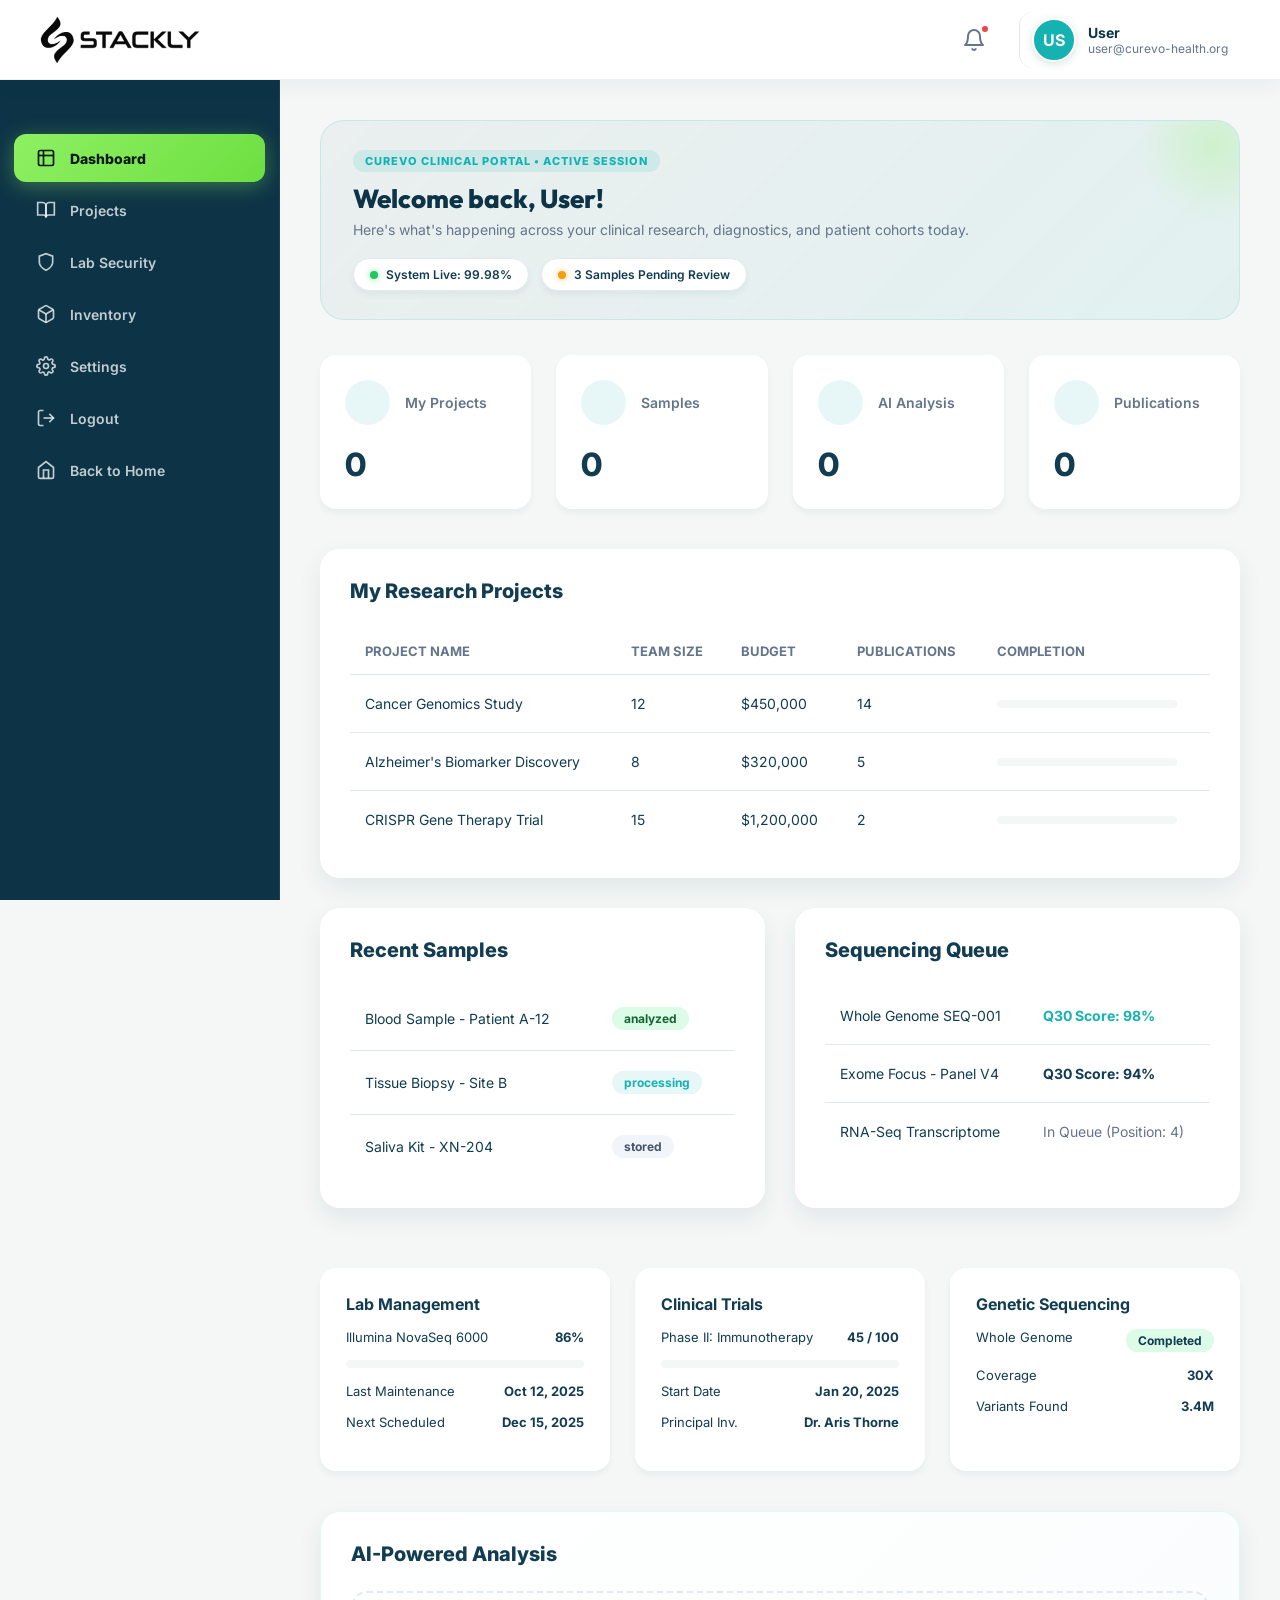
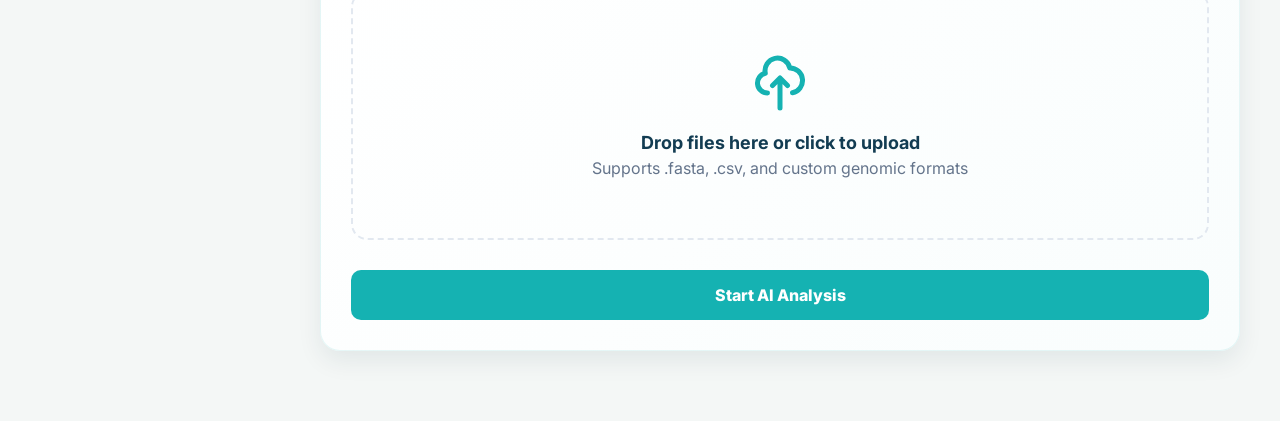
<file: userdashboard.html>
<!DOCTYPE html>
<html lang="en">

<head>
    <meta charset="UTF-8">
    <meta name="viewport" content="width=device-width, initial-scale=1.0">
    <title>Clinical Dashboard | Curevo Women's Health Center</title>
    <link rel="shortcut icon" href="images/logo black.webp" type="image/x-icon">
    <link
        href="https://fonts.googleapis.com/css2?family=Inter:wght@400;500;600;700;800&family=Outfit:wght@600;700;800&display=swap"
        rel="stylesheet">

    <!-- Immediate Scroll & Section Controller for 404 Navigation -->
    <script>
        (function() {
            if ('scrollRestoration' in history) {
                history.scrollRestoration = 'manual';
            }
            function restoreDashboardState() {
                var isReturningFrom404 = sessionStorage.getItem('curevo_returning_from_404') === '1';
                if (isReturningFrom404) {
                    var savedSection = sessionStorage.getItem('curevo_dashboard_section');
                    var hash = window.location.hash;
                    if (hash && hash.indexOf('section=') !== -1) {
                        var match = hash.match(/section=([a-zA-Z0-9_-]+)/);
                        if (match && match[1]) savedSection = match[1];
                    }
                    if (savedSection && typeof switchSection === 'function') {
                        var navLink = document.querySelector('.nav-item[onclick*="' + savedSection + '"]');
                        switchSection(savedSection, navLink, false);
                    }

                    var savedPos = sessionStorage.getItem('curevo_scroll_pos');
                    if (savedPos !== null) {
                        var targetY = parseInt(savedPos, 10);
                        if (!isNaN(targetY) && targetY >= 0) {
                            window.scrollTo({ top: targetY, left: 0, behavior: 'instant' });
                        }
                    }
                } else {
                    window.scrollTo({ top: 0, left: 0, behavior: 'instant' });
                }
            }

            restoreDashboardState();

            document.addEventListener('DOMContentLoaded', function() {
                restoreDashboardState();
                setTimeout(restoreDashboardState, 50);
                setTimeout(restoreDashboardState, 150);
                setTimeout(restoreDashboardState, 300);
            });

            window.addEventListener('load', function() {
                restoreDashboardState();
                setTimeout(function() {
                    restoreDashboardState();
                    setTimeout(function() {
                        sessionStorage.removeItem('curevo_returning_from_404');
                        sessionStorage.removeItem('curevo_scroll_pos');
                        sessionStorage.removeItem('curevo_dashboard_section');
                        sessionStorage.removeItem('curevo_from_url');
                    }, 600);
                }, 300);
            });
        })();
    </script>
    <style>
        :root {
            --primary-teal: #15b2b2;
            --primary-dark: #0d3446;
            --brand-lime: #8ef062;
            --bg-light: #f4f7f6;
            --white: #ffffff;
            --slate: #123C52;
            --text-gray: #64748b;
            --border-light: #e2e8f0;
            --shadow-sm: 0 4px 6px rgba(13, 52, 70, 0.05);
            --shadow-md: 0 10px 25px rgba(13, 52, 70, 0.08);
            --transition: all 0.3s cubic-bezier(0.16, 1, 0.3, 1);
        }

        * {
            margin: 0;
            padding: 0;
            box-sizing: border-box;
            font-family: 'Inter', sans-serif;
        }

        body {
            background-color: var(--bg-light);
            color: var(--slate);
            min-height: 100vh;
            display: flex;
            flex-direction: column;
        }

        /* --- Sticky Header --- */
        .top-header {
            background: rgba(255, 255, 255, 0.95);
            backdrop-filter: blur(16px);
            -webkit-backdrop-filter: blur(16px);
            height: 80px;
            padding: 0 40px;
            display: flex;
            justify-content: space-between;
            align-items: center;
            box-shadow: 0 4px 20px rgba(13, 52, 70, 0.06);
            position: sticky;
            top: 0;
            z-index: 1000;
            border-bottom: 1px solid rgba(13, 52, 70, 0.07);
        }

        .logo-area {
            display: flex;
            align-items: center;
            gap: 15px;
        }

        .menu-toggle {
            display: none;
            background: none;
            border: 1px solid var(--border-light);
            color: var(--primary-dark);
            cursor: pointer;
            padding: 8px;
            border-radius: 8px;
            transition: var(--transition);
        }

        .menu-toggle:hover {
            background: var(--bg-light);
            color: var(--primary-teal);
        }

        .brand-logo {
            height: 48px;
            max-width: 190px;
            width: auto;
            object-fit: contain;
            display: block;
            transition: all 0.3s ease;
        }

        .logo-link {
            display: flex;
            align-items: center;
            text-decoration: none;
        }

        .search-container {
            flex: 0 1 500px;
            position: relative;
        }

        .search-container input {
            width: 100%;
            background: var(--bg-light);
            border: 1px solid var(--border-light);
            padding: 12px 20px 12px 45px;
            border-radius: 100px;
            font-size: 14px;
            transition: var(--transition);
        }

        .search-container input:focus {
            outline: none;
            border-color: var(--primary-teal);
            box-shadow: 0 0 0 3px rgba(21, 178, 178, 0.1);
            background: var(--white);
        }

        .search-container svg {
            position: absolute;
            left: 18px;
            top: 50%;
            transform: translateY(-50%);
            color: var(--text-gray);
        }

        .header-right {
            display: flex;
            align-items: center;
            gap: 25px;
        }

        .notification-bell {
            position: relative;
            cursor: pointer;
            color: var(--text-gray);
            display: flex;
            align-items: center;
            justify-content: center;
            width: 40px;
            height: 40px;
            border-radius: 10px;
            transition: var(--transition);
        }

        .notification-bell:hover {
            background: var(--bg-light);
            color: var(--primary-dark);
        }

        .badge {
            position: absolute;
            top: 4px;
            right: 4px;
            background: #ef4444;
            width: 10px;
            height: 10px;
            border-radius: 50%;
            border: 2px solid white;
        }

        .user-profile {
            display: flex;
            align-items: center;
            gap: 12px;
            padding-left: 20px;
            border-left: 1px solid var(--border-light);
            cursor: pointer;
        }

        .avatar {
            width: 44px;
            height: 44px;
            background: var(--primary-teal);
            border-radius: 50%;
            display: flex;
            align-items: center;
            justify-content: center;
            color: white;
            font-weight: 700;
            overflow: hidden;
            box-shadow: 0 2px 8px rgba(13, 52, 70, 0.15);
            border: 2px solid #ffffff;
        }

        .avatar-img {
            width: 100%;
            height: 100%;
            object-fit: cover;
            border-radius: 50%;
            display: block;
        }

        .avatar-group {
            display: flex;
            align-items: center;
        }

        .avatar-sm {
            width: 30px;
            height: 30px;
            border-radius: 50%;
            overflow: hidden;
            border: 2px solid white;
            display: flex;
            align-items: center;
            justify-content: center;
            background: #e2e8f0;
            font-size: 11px;
            font-weight: 700;
            color: var(--slate);
            box-shadow: 0 2px 4px rgba(0,0,0,0.05);
        }

        .avatar-group .avatar-sm:not(:first-child) {
            margin-left: -8px;
        }

        .avatar-img-sm {
            width: 100%;
            height: 100%;
            object-fit: cover;
            border-radius: 50%;
            display: block;
        }

        /* --- Layout & Sticky Side Menu --- */
        .dashboard-container {
            display: flex;
            flex: 1;
            position: relative;
            min-height: calc(100vh - 80px);
            align-items: flex-start;
        }

        .sidebar {
            width: 280px;
            background: var(--primary-dark);
            color: white;
            padding: 30px 0;
            display: flex;
            flex-direction: column;
            transition: var(--transition);
            z-index: 100;
            position: sticky;
            top: 80px;
            height: calc(100vh - 80px);
            overflow-y: auto;
            flex-shrink: 0;
            border-right: 1px solid rgba(255, 255, 255, 0.06);
        }

        .sidebar::-webkit-scrollbar {
            width: 5px;
        }
        .sidebar::-webkit-scrollbar-track {
            background: transparent;
        }
        .sidebar::-webkit-scrollbar-thumb {
            background: rgba(255, 255, 255, 0.15);
            border-radius: 10px;
        }

        .sidebar-nav {
            list-style: none;
            width: 100%;
            padding: 10px 0;
        }

        .nav-item {
            padding: 14px 22px;
            display: flex;
            align-items: center;
            gap: 14px;
            color: rgba(255, 255, 255, 0.75);
            text-decoration: none;
            transition: all 0.25s cubic-bezier(0.16, 1, 0.3, 1);
            font-weight: 600;
            font-size: 14px;
            position: relative;
            margin: 4px 14px;
            border-radius: 12px;
        }

        .nav-item:hover {
            color: #ffffff;
            background: rgba(255, 255, 255, 0.08);
            transform: translateX(4px);
        }

        .nav-item.active {
            color: #081710 !important;
            background: linear-gradient(135deg, #8ef062 0%, #6ddf41 100%) !important;
            font-weight: 800 !important;
            box-shadow: 0 4px 20px rgba(142, 240, 98, 0.35);
        }

        .nav-item.active svg {
            stroke: #081710 !important;
        }

        .nav-item svg {
            transition: transform 0.25s ease;
            flex-shrink: 0;
            stroke: currentColor;
        }

        .nav-item:hover svg {
            transform: scale(1.1);
        }

        .sidebar.active {
            left: 0 !important;
        }

        .close-sidebar {
            display: none;
            position: absolute;
            top: 20px;
            right: 20px;
            background: rgba(255, 255, 255, 0.1);
            border: 1px solid rgba(255, 255, 255, 0.2);
            color: white !important;
            width: 40px;
            height: 40px;
            border-radius: 10px;
            align-items: center;
            justify-content: center;
            cursor: pointer;
            transition: var(--transition);
            z-index: 2100;
        }

        .close-sidebar:hover {
            background: rgba(255, 255, 255, 0.2);
        }

        /* --- Mobile Overlay --- */
        .sidebar-overlay {
            display: none;
            position: fixed;
            top: 0;
            left: 0;
            width: 100%;
            height: 100%;
            background: rgba(13, 52, 70, 0.5);
            backdrop-filter: blur(4px);
            z-index: 95;
        }

        .main-content {
            flex: 1;
            padding: 40px;
            min-width: 0;
        }

        .flex-between {
            display: flex !important;
            justify-content: space-between !important;
            align-items: center !important;
            gap: 20px !important;
            flex-wrap: wrap !important;
        }

        /* --- Blocks & Cards --- */
        .welcome-block {
            margin-bottom: 35px;
        }

        .welcome-hero-banner {
            background: linear-gradient(135deg, rgba(13, 52, 70, 0.04) 0%, rgba(21, 178, 178, 0.08) 100%);
            border: 1px solid rgba(21, 178, 178, 0.15);
            padding: 28px 32px;
            border-radius: 24px;
            display: flex;
            justify-content: space-between;
            align-items: center;
            flex-wrap: wrap;
            gap: 20px;
            position: relative;
            overflow: hidden;
        }

        .welcome-hero-banner::after {
            content: '';
            position: absolute;
            top: -50px;
            right: -50px;
            width: 150px;
            height: 150px;
            background: radial-gradient(circle, rgba(142, 240, 98, 0.25) 0%, rgba(21, 178, 178, 0) 70%);
            border-radius: 50%;
            pointer-events: none;
        }

        .welcome-badge {
            display: inline-block;
            font-size: 11px;
            font-weight: 800;
            letter-spacing: 1px;
            color: var(--primary-teal);
            background: rgba(21, 178, 178, 0.12);
            padding: 4px 12px;
            border-radius: 100px;
            margin-bottom: 10px;
            text-transform: uppercase;
        }

        .welcome-block h1 {
            font-size: 26px;
            font-weight: 800;
            color: var(--primary-dark);
            margin-bottom: 6px;
            font-family: 'Outfit', sans-serif;
        }

        .welcome-block p {
            color: var(--text-gray);
            font-size: 14px;
        }

        .welcome-quick-stats {
            display: flex;
            gap: 12px;
            flex-wrap: wrap;
        }

        .quick-chip {
            background: #ffffff;
            border: 1px solid var(--border-light);
            padding: 8px 16px;
            border-radius: 100px;
            font-size: 12px;
            font-weight: 600;
            color: var(--slate);
            display: flex;
            align-items: center;
            gap: 8px;
            box-shadow: var(--shadow-sm);
        }

        .chip-dot {
            width: 8px;
            height: 8px;
            border-radius: 50%;
            background: #22c55e;
            box-shadow: 0 0 6px rgba(34, 197, 94, 0.6);
        }

        .chip-dot.alert-dot {
            background: #f59e0b;
            box-shadow: 0 0 6px rgba(245, 158, 11, 0.6);
        }

        .stats-grid {
            display: grid;
            grid-template-columns: repeat(4, 1fr);
            gap: 25px;
            margin-bottom: 40px;
        }

        .stat-card {
            background: var(--white);
            padding: 25px;
            border-radius: 16px;
            box-shadow: var(--shadow-sm);
            display: flex;
            flex-direction: column;
            gap: 20px;
        }

        .stat-header {
            display: flex;
            align-items: center;
            gap: 15px;
        }

        .icon-box {
            width: 45px;
            height: 45px;
            background: rgba(21, 178, 178, 0.1);
            border-radius: 50%;
            display: flex;
            align-items: center;
            justify-content: center;
            color: var(--primary-teal);
        }

        .stat-card h3 {
            font-size: 14px;
            font-weight: 600;
            color: var(--text-gray);
        }

        .stat-number {
            font-size: 32px;
            font-weight: 800;
            color: var(--slate);
        }

        .section-card {
            background: var(--white);
            padding: 30px;
            border-radius: 20px;
            box-shadow: var(--shadow-md);
            margin-bottom: 30px;
        }

        .section-card h2 {
            font-size: 20px;
            font-weight: 800;
            margin-bottom: 25px;
        }

        /* --- Project List --- */
        .project-table {
            width: 100%;
            border-collapse: collapse;
        }

        .project-table th {
            text-align: left;
            padding: 15px;
            font-size: 13px;
            color: var(--text-gray);
            text-transform: uppercase;
            border-bottom: 1px solid var(--border-light);
        }

        .project-table td {
            padding: 20px 15px;
            border-bottom: 1px solid var(--border-light);
            font-size: 14px;
        }

        .project-table tr:last-child td {
            border-bottom: none;
        }

        .progress-wrapper {
            width: 180px;
        }

        .progress-bg {
            height: 8px;
            background: var(--bg-light);
            border-radius: 10px;
            overflow: hidden;
        }

        .progress-fill {
            height: 100%;
            background: var(--primary-teal);
            width: 0;
            border-radius: 10px;
            transition: width 1.5s cubic-bezier(0.16, 1, 0.3, 1);
        }

        /* --- Split Grid --- */
        .split-grid {
            display: grid;
            grid-template-columns: 1fr 1fr;
            gap: 30px;
            margin-bottom: 30px;
        }

        /* --- Badges --- */
        .status-badge {
            padding: 4px 12px;
            border-radius: 100px;
            font-size: 12px;
            font-weight: 700;
            display: inline-block;
        }

        .status-stored {
            background: #f1f5f9;
            color: #475569;
        }

        .status-processing {
            background: rgba(21, 178, 178, 0.1);
            color: var(--primary-teal);
        }

        .status-analyzed {
            background: #dcfce7;
            color: #166534;
        }

        /* --- Advanced Modules --- */
        .module-grid {
            display: grid;
            grid-template-columns: repeat(3, 1fr);
            gap: 25px;
            margin-bottom: 40px;
        }

        .module-card {
            background: var(--white);
            padding: 25px;
            border-radius: 16px;
            box-shadow: var(--shadow-sm);
            border: 1px solid transparent;
            transition: var(--transition);
        }

        .module-card:hover {
            border-color: var(--primary-teal);
            transform: translateY(-5px);
        }

        .module-card h4 {
            font-size: 16px;
            font-weight: 700;
            margin-bottom: 15px;
        }

        .module-data {
            font-size: 13px;
            margin-bottom: 15px;
            display: flex;
            justify-content: space-between;
        }

        .module-data span:last-child {
            font-weight: 700;
            color: var(--slate);
        }

        /* --- AI Section --- */
        .ai-card {
            background: linear-gradient(135deg, var(--white) 0%, #f9fdfd 100%);
            border: 1px solid rgba(21, 178, 178, 0.1);
        }

        .dropzone {
            border: 2px dashed var(--border-light);
            border-radius: 16px;
            padding: 60px 40px;
            text-align: center;
            cursor: pointer;
            transition: var(--transition);
            margin-bottom: 30px;
        }

        .dropzone:hover {
            border-color: var(--primary-teal);
            background: rgba(21, 178, 178, 0.02);
        }

        .dropzone svg {
            width: 60px;
            height: 60px;
            margin-bottom: 15px;
            color: var(--primary-teal);
        }

        .btn-ai {
            background: var(--primary-teal);
            color: white;
            padding: 15px 40px;
            border: none;
            border-radius: 10px;
            font-weight: 800;
            cursor: pointer;
            width: 100%;
            transition: var(--transition);
            font-size: 16px;
        }

        .btn-ai:hover {
            transform: translateY(-2px);
            box-shadow: 0 5px 15px rgba(21, 178, 178, 0.3);
        }

        .btn-ai:disabled {
            background: #cbd5e1;
            cursor: not-allowed;
            transform: none;
            box-shadow: none;
        }

        .ai-results-reveal {
            display: none;
            margin-top: 40px;
            padding-top: 40px;
            border-top: 1px solid var(--border-light);
            animation: fadeIn 0.8s ease;
        }

        @keyframes fadeIn {
            from {
                opacity: 0;
                transform: translateY(20px);
            }

            to {
                opacity: 1;
                transform: translateY(0);
            }
        }

        .results-grid {
            display: grid;
            grid-template-columns: repeat(2, 1fr);
            gap: 30px;
        }

        .result-block h5 {
            font-size: 12px;
            color: var(--text-gray);
            text-transform: uppercase;
            margin-bottom: 10px;
        }

        .result-val {
            font-size: 36px;
            font-weight: 800;
            color: var(--primary-teal);
        }

        .prediction-list {
            margin-top: 20px;
        }

        .prediction-item {
            margin-bottom: 20px;
        }

        .prediction-label {
            display: flex;
            justify-content: space-between;
            font-size: 14px;
            font-weight: 700;
            margin-bottom: 8px;
        }

        /* --- Loading Simulation --- */
        .loading-bar-container {
            width: 100%;
            height: 4px;
            background: #e2e8f0;
            margin-top: 20px;
            border-radius: 10px;
            overflow: hidden;
            display: none;
        }

        .loading-bar-fill {
            height: 100%;
            background: var(--primary-teal);
            width: 0;
            transition: width 2s linear;
        }

        /* --- View Management --- */
        /* --- View Management --- */
        .dashboard-view {
            display: none;
            animation: fadeIn 0.5s cubic-bezier(0.16, 1, 0.3, 1) forwards;
        }

        .dashboard-view.active {
            display: block;
        }

        /* --- Global Enhancements --- */
        .premium-card {
            background: var(--white);
            border-radius: 24px;
            padding: 25px;
            box-shadow: 0 10px 40px rgba(13, 52, 70, 0.04);
            border: 1px solid rgba(13, 52, 70, 0.05);
            transition: all 0.3s cubic-bezier(0.4, 0, 0.2, 1);
            position: relative;
            overflow: hidden;
        }

        .premium-card:hover {
            transform: translateY(-5px);
            box-shadow: 0 20px 50px rgba(13, 52, 70, 0.08);
        }

        /* --- Graphs & Charts --- */
        .chart-container {
            height: 180px;
            display: flex;
            align-items: flex-end;
            gap: 12px;
            padding: 20px 0 10px 0;
            border-bottom: 2px solid var(--border-light);
            margin-bottom: 15px;
        }

        .bar-wrapper {
            flex: 1;
            height: 100%;
            display: flex;
            flex-direction: column;
            justify-content: flex-end;
            align-items: center;
            gap: 8px;
        }

        .bar {
            width: 100%;
            background: linear-gradient(to top, var(--primary-dark), var(--primary-teal));
            border-radius: 6px 6px 0 0;
            height: 0;
            transition: height 1.5s cubic-bezier(0.16, 1, 0.3, 1);
        }

        .bar-label {
            font-size: 10px;
            color: var(--text-gray);
            font-weight: 600;
            text-transform: uppercase;
        }

        /* --- Projects / Kanban --- */
        .kanban-board {
            display: grid;
            grid-template-columns: repeat(3, 1fr);
            gap: 20px;
            margin-top: 20px;
        }

        .kanban-col {
            background: rgba(13, 52, 70, 0.02);
            padding: 20px;
            border-radius: 20px;
            min-height: 500px;
        }

        .kanban-col h4 {
            margin-bottom: 20px;
            font-size: 13px;
            text-transform: uppercase;
            letter-spacing: 0.8px;
            color: var(--primary-dark);
            display: flex;
            justify-content: space-between;
            align-items: center;
            opacity: 0.9;
            font-weight: 700;
        }

        .kanban-col h4 span {
            background: rgba(13, 52, 70, 0.08);
            color: var(--primary-dark);
            padding: 2px 8px;
            border-radius: 10px;
            font-size: 11px;
            font-weight: 700;
            display: inline-flex;
            align-items: center;
            justify-content: center;
        }

        .kanban-task {
            background: white;
            padding: 20px;
            border-radius: 16px;
            box-shadow: 0 4px 12px rgba(13, 52, 70, 0.03);
            margin-bottom: 15px;
            border-left: 4px solid var(--primary-teal);
            transition: 0.3s;
        }

        .kanban-task:hover {
            transform: scale(1.02);
            box-shadow: 0 8px 24px rgba(13, 52, 70, 0.06);
        }

        .task-tag {
            font-size: 10px;
            padding: 3px 10px;
            border-radius: 6px;
            background: rgba(21, 178, 178, 0.1);
            color: var(--primary-teal);
            font-weight: 700;
            margin-bottom: 10px;
            display: inline-block;
        }

        .task-footer {
            display: flex;
            justify-content: space-between;
            align-items: center;
            margin-top: 15px;
            padding-top: 15px;
            border-top: 1px solid var(--border-light);
        }

        /* --- Security Map & Feeds --- */
        .security-grid {
            display: grid;
            grid-template-columns: 1.5fr 1fr;
            gap: 25px;
        }

        .map-container {
            background: #0d3446;
            border-radius: 24px;
            padding: 30px;
            position: relative;
            overflow: hidden;
        }

        .security-map-svg {
            width: 100%;
            height: auto;
        }

        .map-room {
            fill: rgba(255, 255, 255, 0.03);
            stroke: rgba(255, 255, 255, 0.1);
            stroke-width: 1;
            transition: 0.3s;
        }

        .map-room:hover {
            fill: rgba(21, 178, 178, 0.1);
            stroke: var(--primary-teal);
        }

        .map-sensor {
            fill: var(--primary-teal);
            filter: drop-shadow(0 0 8px var(--primary-teal));
            animation: mapPulse 2s infinite;
        }

        @keyframes mapPulse {
            0% {
                opacity: 1;
                transform: scale(1);
            }

            50% {
                opacity: 0.4;
                transform: scale(1.5);
            }

            100% {
                opacity: 1;
                transform: scale(1);
            }
        }

        .cam-feed {
            background: #000;
            aspect-ratio: 16/9;
            border-radius: 16px;
            margin-bottom: 15px;
            position: relative;
            overflow: hidden;
            border: 2px solid #1a1a1a;
            box-shadow: 0 4px 15px rgba(0, 0, 0, 0.2);
        }

        .cam-feed-img {
            width: 100%;
            height: 100%;
            object-fit: cover;
            display: block;
            opacity: 0.82;
            filter: contrast(1.15) brightness(0.9);
            transition: transform 0.5s ease;
        }

        .cam-feed:hover .cam-feed-img {
            transform: scale(1.03);
        }

        .cam-scanline {
            position: absolute;
            top: 0;
            left: 0;
            width: 100%;
            height: 100%;
            pointer-events: none;
            background: linear-gradient(rgba(18, 16, 16, 0) 50%, rgba(0, 0, 0, 0.25) 50%), linear-gradient(90deg, rgba(21, 178, 178, 0.03), rgba(0, 255, 0, 0.01), rgba(21, 178, 178, 0.03));
            background-size: 100% 4px, 6px 100%;
        }

        .cam-overlay {
            position: absolute;
            top: 15px;
            left: 15px;
            right: 15px;
            display: flex;
            justify-content: space-between;
            align-items: center;
            color: #8ef062;
            font-family: 'Courier New', monospace;
            font-size: 11px;
            font-weight: 700;
            text-shadow: 0 0 6px rgba(0,0,0,0.9);
            z-index: 2;
        }

        .cam-rec-dot {
            display: inline-block;
            width: 8px;
            height: 8px;
            background: #ef4444;
            border-radius: 50%;
            margin-right: 6px;
            animation: recBlink 1s infinite;
        }

        @keyframes recBlink {
            0%, 100% { opacity: 1; transform: scale(1); }
            50% { opacity: 0.3; transform: scale(0.85); }
        }

        .settings-avatar-box {
            width: 120px;
            height: 120px;
            border-radius: 50%;
            overflow: hidden;
            background: linear-gradient(135deg, var(--bg-light) 0%, #e2e8f0 100%);
            display: flex;
            align-items: center;
            justify-content: center;
            font-size: 40px;
            font-weight: 800;
            color: var(--primary-teal);
            border: 4px solid white;
            box-shadow: var(--shadow-md);
        }

        .settings-profile-photo {
            width: 100%;
            height: 100%;
            object-fit: cover;
            border-radius: 50%;
            display: block;
        }

        /* --- Inventory Visualization --- */
        .inventory-visual-grid {
            display: grid;
            grid-template-columns: repeat(auto-fill, minmax(200px, 1fr));
            gap: 20px;
        }

        .inv-item-card {
            background: white;
            border-radius: 20px;
            padding: 20px;
            border: 1px solid var(--border-light);
            text-align: center;
        }

        .inv-circle-progress {
            width: 80px;
            height: 80px;
            margin: 0 auto 15px;
            position: relative;
            display: flex;
            align-items: center;
            justify-content: center;
        }

        .inv-circle-svg {
            transform: rotate(-90deg);
        }

        .inv-val {
            position: absolute;
            font-weight: 700;
            font-size: 14px;
        }

        /* --- Settings Premium --- */
        .settings-container {
            display: grid;
            grid-template-columns: 280px 1fr;
            gap: 40px;
        }

        .settings-sidebar {
            background: white;
            border-radius: 30px;
            padding: 20px;
            height: fit-content;
            border: 1px solid var(--border-light);
            box-shadow: var(--shadow-sm);
        }

        .settings-nav-btn {
            display: flex;
            align-items: center;
            gap: 15px;
            padding: 16px 25px;
            border-radius: 18px;
            color: var(--text-gray);
            cursor: pointer;
            transition: var(--transition);
            font-weight: 600;
            font-size: 15px;
            margin-bottom: 8px;
        }

        .settings-nav-btn:hover {
            background: var(--bg-light);
            color: var(--primary-teal);
            transform: translateX(5px);
        }

        .settings-nav-btn.active {
            background: var(--primary-dark);
            color: white;
            box-shadow: 0 10px 25px rgba(13, 52, 70, 0.2);
        }

        /* --- Form Styles --- */
        .form-grid {
            display: grid;
            grid-template-columns: 1fr 1fr;
            gap: 25px;
        }

        .ai-threshold-grid {
            display: grid;
            grid-template-columns: 1fr 1fr;
            gap: 25px;
            margin-bottom: 25px;
        }

        .ai-footer-bar {
            display: flex;
            justify-content: space-between;
            align-items: center;
            flex-wrap: wrap;
            gap: 15px;
        }

        .form-group {
            margin-bottom: 25px;
            text-align: left;
        }

        .form-group label {
            display: block;
            font-size: 12px;
            font-weight: 700;
            color: var(--text-gray);
            margin-bottom: 10px;
            text-transform: uppercase;
            letter-spacing: 1px;
        }

        .form-group input,
        .form-group select {
            width: 100%;
            padding: 15px 20px;
            background: var(--bg-light);
            border: 1px solid var(--border-light);
            border-radius: 14px;
            font-size: 15px;
            color: var(--slate);
            transition: var(--transition);
            outline: none;
        }

        .form-group input:focus {
            border-color: var(--primary-teal);
            background: white;
            box-shadow: 0 0 0 4px rgba(21, 178, 178, 0.1);
        }

        .profile-header-premium {
            display: flex;
            align-items: center;
            gap: 40px;
            margin-bottom: 40px;
            padding-bottom: 40px;
            border-bottom: 1px solid var(--border-light);
        }

        .avatar-edit-wrapper {
            position: relative;
            cursor: pointer;
        }

        .avatar-edit-overlay {
            position: absolute;
            top: 0;
            left: 0;
            width: 100%;
            height: 100%;
            border-radius: 50%;
            background: rgba(13, 52, 70, 0.4);
            display: flex;
            align-items: center;
            justify-content: center;
            color: white;
            opacity: 0;
            transition: 0.3s;
            backdrop-filter: blur(2px);
        }

        .avatar-edit-wrapper:hover .avatar-edit-overlay {
            opacity: 1;
        }

        /* --- Inventory Fix --- */
        .inventory-top-bar {
            display: flex;
            justify-content: space-between;
            align-items: center;
            margin-bottom: 40px;
            gap: 20px;
        }

        .inv-search-v2 {
            flex: 0 1 400px;
            display: flex;
            align-items: center;
            background: white;
            border-radius: 100px;
            border: 1px solid var(--border-light);
            box-shadow: var(--shadow-sm);
            padding: 0 25px;
            transition: var(--transition);
        }

        .inv-search-v2:focus-within {
            border-color: var(--primary-teal);
            box-shadow: 0 10px 25px rgba(13, 52, 70, 0.08);
        }

        .inv-search-v2 svg {
            color: var(--text-gray);
            flex-shrink: 0;
            margin-right: 15px;
        }

        .inv-search-v2 input {
            width: 100%;
            padding: 16px 0;
            border: none;
            background: transparent;
            font-size: 14px;
            outline: none;
            color: var(--slate);
        }

        /* --- Extended Women's Health Center Styles --- */
        .metrics-grid-4 {
            display: grid;
            grid-template-columns: repeat(4, 1fr);
            gap: 20px;
            margin-bottom: 30px;
        }

        .metric-badge-trend {
            display: inline-flex;
            align-items: center;
            gap: 4px;
            padding: 4px 10px;
            border-radius: 20px;
            font-size: 11px;
            font-weight: 700;
        }

        .trend-up {
            background: rgba(34, 197, 94, 0.12);
            color: #16a34a;
        }

        .trend-neutral {
            background: rgba(13, 52, 70, 0.08);
            color: var(--slate);
        }

        .project-cards-grid {
            display: grid;
            grid-template-columns: repeat(auto-fit, minmax(300px, 1fr));
            gap: 24px;
            margin-bottom: 35px;
        }

        .clinical-study-card {
            background: white;
            border-radius: 20px;
            overflow: hidden;
            box-shadow: var(--shadow-md);
            border: 1px solid var(--border-light);
            display: flex;
            flex-direction: column;
            transition: var(--transition);
        }

        .clinical-study-card:hover {
            transform: translateY(-5px);
            box-shadow: 0 16px 35px rgba(13, 52, 70, 0.12);
        }

        .study-img-holder {
            height: 180px;
            position: relative;
            overflow: hidden;
            background: #0d3446;
        }

        .study-img {
            width: 100%;
            height: 100%;
            object-fit: cover;
            transition: transform 0.6s cubic-bezier(0.16, 1, 0.3, 1);
        }

        .clinical-study-card:hover .study-img {
            transform: scale(1.06);
        }

        .study-tag-float {
            position: absolute;
            top: 14px;
            left: 14px;
            background: rgba(13, 52, 70, 0.88);
            backdrop-filter: blur(8px);
            color: #8ef062;
            padding: 5px 12px;
            border-radius: 20px;
            font-size: 11px;
            font-weight: 700;
            letter-spacing: 0.5px;
            text-transform: uppercase;
        }

        .study-body {
            padding: 24px;
            display: flex;
            flex-direction: column;
            flex-grow: 1;
        }

        .study-body h3 {
            font-size: 17px;
            font-weight: 700;
            color: var(--primary-dark);
            margin-bottom: 8px;
            line-height: 1.4;
        }

        .study-body p {
            font-size: 13px;
            color: var(--text-gray);
            line-height: 1.6;
            margin-bottom: 18px;
            flex-grow: 1;
        }

        .study-meta-footer {
            border-top: 1px solid var(--border-light);
            padding-top: 15px;
            display: flex;
            justify-content: space-between;
            align-items: center;
        }

        .kanban-board-v2 {
            display: grid;
            grid-template-columns: repeat(4, 1fr);
            gap: 20px;
            margin-top: 20px;
        }

        .cam-grid-4 {
            display: grid;
            grid-template-columns: repeat(2, 1fr);
            gap: 20px;
            margin-bottom: 25px;
        }

        .cold-chain-grid {
            display: grid;
            grid-template-columns: repeat(3, 1fr);
            gap: 20px;
            margin-bottom: 30px;
        }

        .tank-card {
            background: white;
            border-radius: 20px;
            padding: 22px;
            border: 1px solid var(--border-light);
            box-shadow: var(--shadow-sm);
        }

        .tank-header {
            display: flex;
            justify-content: space-between;
            align-items: center;
            margin-bottom: 15px;
        }

        .tank-temp-tag {
            font-size: 13px;
            font-weight: 800;
            color: var(--primary-teal);
            background: rgba(21, 178, 178, 0.1);
            padding: 4px 10px;
            border-radius: 8px;
        }

        .credentials-grid {
            display: grid;
            grid-template-columns: repeat(3, 1fr);
            gap: 15px;
            margin-top: 20px;
        }

        .cert-badge-card {
            background: var(--bg-light);
            border: 1px solid var(--border-light);
            padding: 16px;
            border-radius: 14px;
            display: flex;
            align-items: center;
            gap: 14px;
        }

        .cert-icon {
            width: 42px;
            height: 42px;
            border-radius: 10px;
            background: var(--primary-dark);
            color: #8ef062;
            display: flex;
            align-items: center;
            justify-content: center;
            flex-shrink: 0;
        }

        /* --- Responsive Styles --- */
        @media (max-width: 1024px) {
            .search-container {
                flex: 0 1 300px;
            }

            .stats-grid,
            .metrics-grid-4,
            .cold-chain-grid,
            .credentials-grid {
                grid-template-columns: repeat(2, 1fr) !important;
                gap: 20px !important;
            }

            .kanban-board,
            .kanban-board-v2 {
                grid-template-columns: repeat(2, 1fr) !important;
                gap: 20px !important;
            }

            .cam-grid-4 {
                grid-template-columns: repeat(2, 1fr) !important;
            }

            .module-grid {
                grid-template-columns: repeat(2, 1fr);
            }
        }

        @media (max-width: 768px) {
            html, body {
                width: 100% !important;
                max-width: 100% !important;
                overflow-x: clip !important;
                position: relative;
            }

            .top-header {
                position: -webkit-sticky !important;
                position: sticky !important;
                top: 0 !important;
                left: 0 !important;
                right: 0 !important;
                z-index: 1000 !important;
                padding: 0 15px !important;
                height: 70px !important;
                display: flex !important;
                align-items: center !important;
                justify-content: space-between !important;
                background: rgba(255, 255, 255, 0.98) !important;
                backdrop-filter: blur(16px) !important;
                -webkit-backdrop-filter: blur(16px) !important;
                box-shadow: 0 2px 12px rgba(13, 52, 70, 0.08) !important;
                width: 100% !important;
                max-width: 100vw !important;
                box-sizing: border-box !important;
            }

            .logo-area {
                gap: 10px !important;
            }

            .menu-toggle {
                display: flex !important;
                width: 40px !important;
                height: 40px !important;
                border-radius: 10px !important;
                background: var(--bg-light) !important;
                border: 1px solid var(--border-light) !important;
                color: var(--primary-teal) !important;
                z-index: 1100 !important;
            }

            .brand-logo {
                height: 26px !important;
                max-width: 150px !important;
            }

            .search-container {
                display: none !important;
            }

            .header-right {
                gap: 10px !important;
            }

            .notification-bell {
                width: 38px !important;
                height: 38px !important;
                background: var(--bg-light) !important;
                border-radius: 10px !important;
                display: flex !important;
                align-items: center !important;
                justify-content: center !important;
            }

            .user-profile {
                padding-left: 0 !important;
                border: none !important;
            }

            .user-profile .avatar {
                width: 36px !important;
                height: 36px !important;
                font-size: 12px !important;
            }

            .user-profile div:last-child {
                display: none !important;
            }

            .dashboard-container {
                width: 100% !important;
                max-width: 100vw !important;
                box-sizing: border-box !important;
                overflow-x: hidden !important;
            }

            .sidebar {
                position: fixed !important;
                left: -280px !important;
                top: 0 !important;
                height: 100vh !important;
                width: 280px !important;
                box-shadow: 20px 0 40px rgba(0, 0, 0, 0.2) !important;
                padding-top: 90px !important;
                z-index: 2000 !important;
                background: var(--primary-dark) !important;
            }

            .sidebar.active {
                left: 0 !important;
            }

            .sidebar-overlay {
                z-index: 1900 !important;
                backdrop-filter: blur(5px) !important;
            }

            .sidebar-overlay.active {
                display: block !important;
            }

            .close-sidebar {
                display: flex !important;
                top: 25px !important;
                right: 20px !important;
                z-index: 2100 !important;
            }

            .main-content {
                width: 100% !important;
                max-width: 100vw !important;
                padding: 20px 12px !important;
                text-align: center !important;
                box-sizing: border-box !important;
                overflow-x: hidden !important;
            }

            .dashboard-view {
                width: 100% !important;
                max-width: 100% !important;
                box-sizing: border-box !important;
                overflow-x: hidden !important;
            }

            /* --- Welcome Banners & Headers --- */
            .welcome-block {
                display: flex !important;
                flex-direction: column !important;
                align-items: center !important;
                justify-content: center !important;
                text-align: center !important;
                margin-bottom: 25px !important;
                width: 100% !important;
                box-sizing: border-box !important;
            }

            .welcome-block h1 {
                font-size: 20px !important;
                margin-bottom: 8px !important;
                line-height: 1.25 !important;
            }

            .welcome-block p {
                font-size: 13px !important;
                color: var(--text-gray) !important;
                max-width: 100% !important;
                line-height: 1.5 !important;
            }

            .welcome-hero-banner {
                padding: 20px 14px !important;
                border-radius: 18px !important;
                flex-direction: column !important;
                align-items: center !important;
                text-align: center !important;
                gap: 16px !important;
                width: 100% !important;
                box-sizing: border-box !important;
            }

            .welcome-hero-banner div,
            .welcome-hero-banner button,
            .welcome-hero-banner .btn-ai {
                width: 100% !important;
                max-width: 100% !important;
                box-sizing: border-box !important;
            }

            .flex-between {
                flex-direction: column !important;
                align-items: stretch !important;
                text-align: center !important;
                gap: 16px !important;
                width: 100% !important;
                box-sizing: border-box !important;
            }

            .flex-between > div {
                width: 100% !important;
                max-width: 100% !important;
                box-sizing: border-box !important;
            }

            .btn-ai {
                width: 100% !important;
                max-width: 100% !important;
                min-width: 0 !important;
                margin: 0 auto !important;
                padding: 13px 18px !important;
                font-size: 14px !important;
                box-sizing: border-box !important;
                white-space: normal !important;
                text-align: center !important;
                justify-content: center !important;
                display: inline-flex !important;
                align-items: center !important;
            }

            /* --- Metric Grids (4 Cards in Security, Projects, Inventory) --- */
            .stats-grid,
            .metrics-grid-4 {
                grid-template-columns: 1fr !important;
                gap: 14px !important;
                width: 100% !important;
                margin-bottom: 20px !important;
                box-sizing: border-box !important;
            }

            .stat-card {
                padding: 20px 14px !important;
                display: flex !important;
                flex-direction: column !important;
                align-items: center !important;
                text-align: center !important;
                box-sizing: border-box !important;
                width: 100% !important;
                max-width: 100% !important;
                border-radius: 16px !important;
            }

            .stat-header {
                flex-direction: column !important;
                gap: 8px !important;
                align-items: center !important;
                text-align: center !important;
            }

            .stat-number {
                font-size: 26px !important;
                text-align: center !important;
            }

            .metric-badge-trend {
                margin: 6px auto 0 auto !important;
                display: inline-flex !important;
                justify-content: center !important;
            }

            /* --- Section Cards & Premium Cards --- */
            .section-card,
            .premium-card,
            .module-card,
            .clinical-study-card,
            .tank-card,
            .inv-item-card {
                padding: 20px 14px !important;
                border-radius: 18px !important;
                margin-bottom: 20px !important;
                box-sizing: border-box !important;
                width: 100% !important;
                max-width: 100% !important;
                overflow: hidden !important;
                text-align: center;
            }

            .section-card h2 {
                text-align: center !important;
                margin-bottom: 16px !important;
                font-size: 17px !important;
                line-height: 1.3 !important;
            }

            /* --- Clinical Trial Pipeline & Milestone Kanban --- */
            .kanban-board,
            .kanban-board-v2 {
                grid-template-columns: 1fr !important;
                gap: 16px !important;
                width: 100% !important;
                box-sizing: border-box !important;
                margin-top: 15px !important;
            }

            .kanban-col {
                width: 100% !important;
                max-width: 100% !important;
                box-sizing: border-box !important;
                padding: 18px 14px !important;
                min-height: auto !important;
                border-radius: 16px !important;
            }

            .kanban-col h4 {
                display: flex !important;
                justify-content: space-between !important;
                align-items: center !important;
                font-size: 13px !important;
                margin-bottom: 14px !important;
                text-align: left !important;
                letter-spacing: 0.5px !important;
                white-space: normal !important;
            }

            .kanban-task {
                width: 100% !important;
                max-width: 100% !important;
                box-sizing: border-box !important;
                margin-bottom: 12px !important;
                text-align: left !important;
                border-radius: 14px !important;
                padding: 16px 14px !important;
            }

            /* --- Clinical Spotlight Cards with Images --- */
            .project-cards-grid {
                grid-template-columns: 1fr !important;
                gap: 16px !important;
                width: 100% !important;
                box-sizing: border-box !important;
            }

            .study-body {
                padding: 18px 14px !important;
                text-align: left !important;
            }

            /* --- 4-Cam Live Surveillance Grid --- */
            .cam-grid-4 {
                grid-template-columns: 1fr !important;
                gap: 14px !important;
                width: 100% !important;
                box-sizing: border-box !important;
            }

            .cam-feed {
                width: 100% !important;
                max-width: 100% !important;
                box-sizing: border-box !important;
            }

            /* --- Cold-Chain Storage Infrastructure --- */
            .cold-chain-grid {
                grid-template-columns: 1fr !important;
                gap: 14px !important;
                width: 100% !important;
                box-sizing: border-box !important;
            }

            /* --- Settings Views --- */
            .settings-container {
                display: flex !important;
                flex-direction: column !important;
                width: 100% !important;
                max-width: 100% !important;
                gap: 16px !important;
                box-sizing: border-box !important;
            }

            .settings-sidebar {
                display: flex !important;
                flex-direction: row !important;
                overflow-x: auto !important;
                -webkit-overflow-scrolling: touch !important;
                width: 100% !important;
                max-width: 100% !important;
                box-sizing: border-box !important;
                padding: 8px !important;
                gap: 8px !important;
                border-radius: 16px !important;
                scrollbar-width: none !important;
            }

            .settings-sidebar::-webkit-scrollbar {
                display: none !important;
            }

            .settings-nav-btn {
                padding: 10px 16px !important;
                white-space: nowrap !important;
                font-size: 13px !important;
                flex-shrink: 0 !important;
                display: inline-flex !important;
                align-items: center !important;
                gap: 8px !important;
                border-radius: 12px !important;
                margin-bottom: 0 !important;
            }

            .profile-header-premium {
                flex-direction: column !important;
                align-items: center !important;
                text-align: center !important;
                gap: 16px !important;
                padding-bottom: 18px !important;
                margin-bottom: 18px !important;
                width: 100% !important;
                box-sizing: border-box !important;
            }

            .form-grid,
            .ai-threshold-grid {
                display: flex !important;
                flex-direction: column !important;
                gap: 14px !important;
                width: 100% !important;
                box-sizing: border-box !important;
            }

            .form-group {
                width: 100% !important;
                margin-bottom: 0 !important;
                box-sizing: border-box !important;
            }

            .form-group input,
            .form-group select {
                width: 100% !important;
                box-sizing: border-box !important;
                font-size: 14px !important;
                padding: 12px 14px !important;
            }

            .credentials-grid {
                grid-template-columns: 1fr !important;
                gap: 10px !important;
                width: 100% !important;
                box-sizing: border-box !important;
            }

            .cert-badge-card {
                width: 100% !important;
                box-sizing: border-box !important;
                padding: 12px !important;
            }

            .ai-footer-bar {
                flex-direction: column !important;
                align-items: stretch !important;
                gap: 12px !important;
                text-align: center !important;
                width: 100% !important;
                box-sizing: border-box !important;
            }

            .module-grid,
            .results-grid,
            .security-grid,
            .split-grid {
                grid-template-columns: 1fr !important;
                gap: 20px !important;
                width: 100% !important;
                box-sizing: border-box !important;
            }

            .map-container {
                width: 100% !important;
                max-width: 100% !important;
                box-sizing: border-box !important;
                padding: 16px 12px !important;
                border-radius: 16px !important;
            }

            .inventory-top-bar {
                flex-direction: column !important;
                align-items: center !important;
                text-align: center !important;
                gap: 16px !important;
                width: 100% !important;
                box-sizing: border-box !important;
            }

            .inv-search-v2 {
                width: 100% !important;
                max-width: 100% !important;
                justify-content: flex-start !important;
                margin: 0 auto !important;
                box-sizing: border-box !important;
            }

            .chart-container {
                width: 100% !important;
                max-width: 100% !important;
                box-sizing: border-box !important;
            }
        }

        /* ==========================================================================
           COMPREHENSIVE LUXURY HOVER EFFECTS & MICRO-INTERACTIONS
           ========================================================================== */
        /* 1. Header & Brand Logo */
        .brand-logo {
            transition: transform 0.3s cubic-bezier(0.16, 1, 0.3, 1), filter 0.3s ease;
        }
        .brand-logo:hover {
            transform: scale(1.04);
            filter: drop-shadow(0 4px 14px rgba(21, 178, 178, 0.25));
        }

        .menu-toggle {
            transition: all 0.25s cubic-bezier(0.16, 1, 0.3, 1);
        }
        .menu-toggle:hover {
            transform: scale(1.06);
            background: var(--bg-light);
            border-color: var(--primary-teal);
            color: var(--primary-teal);
        }

        .search-container input {
            transition: all 0.25s cubic-bezier(0.16, 1, 0.3, 1);
        }
        .search-container input:hover {
            border-color: var(--primary-teal);
            background: #ffffff;
            box-shadow: 0 4px 14px rgba(13, 52, 70, 0.06);
        }

        .notification-bell {
            transition: all 0.25s cubic-bezier(0.16, 1, 0.3, 1);
        }
        .notification-bell:hover {
            background: rgba(21, 178, 178, 0.1);
            color: var(--primary-teal);
            transform: translateY(-2px);
            box-shadow: 0 6px 16px rgba(21, 178, 178, 0.2);
        }
        .notification-bell:hover svg {
            transform: rotate(14deg);
        }
        .notification-bell svg {
            transition: transform 0.25s ease;
        }

        .user-profile {
            padding: 6px 12px;
            border-radius: 14px;
            transition: all 0.25s ease;
        }
        .user-profile:hover {
            background: rgba(13, 52, 70, 0.04);
        }
        .user-profile:hover .avatar {
            transform: scale(1.08);
            box-shadow: 0 0 16px rgba(21, 178, 178, 0.4);
            border-color: var(--primary-teal);
        }
        .avatar {
            transition: all 0.3s cubic-bezier(0.16, 1, 0.3, 1);
        }

        /* 2. Sidebar Navigation */
        .nav-item {
            transition: all 0.25s cubic-bezier(0.16, 1, 0.3, 1);
        }
        .nav-item:hover {
            color: #ffffff;
            background: rgba(255, 255, 255, 0.1);
            transform: translateX(6px);
            box-shadow: 0 4px 15px rgba(0, 0, 0, 0.15);
        }
        .nav-item:hover svg {
            transform: scale(1.15) rotate(-4deg);
            stroke: var(--brand-lime) !important;
        }
        .nav-item.active:hover {
            transform: translateX(4px);
            box-shadow: 0 6px 24px rgba(142, 240, 98, 0.45);
        }

        /* 3. Stat & Metric Cards */
        .stat-card,
        .metric-card {
            transition: all 0.3s cubic-bezier(0.16, 1, 0.3, 1);
            cursor: default;
        }
        .stat-card:hover,
        .metric-card:hover {
            transform: translateY(-5px);
            border-color: var(--primary-teal) !important;
            box-shadow: 0 16px 36px rgba(13, 52, 70, 0.12);
        }
        .stat-card:hover .icon-box,
        .metric-card:hover .icon-box {
            transform: scale(1.12) rotate(6deg);
            background: rgba(21, 178, 178, 0.2);
            box-shadow: 0 6px 16px rgba(21, 178, 178, 0.25);
        }
        .icon-box {
            transition: all 0.3s cubic-bezier(0.16, 1, 0.3, 1);
        }

        .quick-chip {
            transition: all 0.25s cubic-bezier(0.16, 1, 0.3, 1);
            cursor: default;
        }
        .quick-chip:hover {
            transform: translateY(-2px);
            border-color: var(--primary-teal);
            box-shadow: 0 6px 16px rgba(13, 52, 70, 0.08);
        }

        /* 4. Section Cards & Panels */
        .section-card {
            transition: all 0.3s cubic-bezier(0.16, 1, 0.3, 1);
        }
        .section-card:hover {
            box-shadow: 0 15px 40px rgba(13, 52, 70, 0.1);
        }

        .premium-card {
            transition: all 0.3s cubic-bezier(0.16, 1, 0.3, 1);
        }
        .premium-card:hover {
            transform: translateY(-5px);
            box-shadow: 0 22px 50px rgba(13, 52, 70, 0.1);
            border-color: rgba(21, 178, 178, 0.25);
        }

        .module-card {
            transition: all 0.3s cubic-bezier(0.16, 1, 0.3, 1);
        }
        .module-card:hover {
            transform: translateY(-6px);
            border-color: var(--primary-teal);
            box-shadow: 0 18px 40px rgba(13, 52, 70, 0.1);
        }

        .clinical-study-card {
            transition: all 0.3s cubic-bezier(0.16, 1, 0.3, 1);
        }
        .clinical-study-card:hover {
            transform: translateY(-6px);
            box-shadow: 0 20px 45px rgba(13, 52, 70, 0.14);
            border-color: var(--primary-teal);
        }

        .tank-card {
            transition: all 0.3s cubic-bezier(0.16, 1, 0.3, 1);
        }
        .tank-card:hover {
            transform: translateY(-5px);
            box-shadow: 0 16px 36px rgba(13, 52, 70, 0.1);
            border-color: var(--primary-teal);
        }

        .cert-badge-card {
            transition: all 0.25s cubic-bezier(0.16, 1, 0.3, 1);
        }
        .cert-badge-card:hover {
            transform: translateY(-3px);
            box-shadow: 0 10px 25px rgba(13, 52, 70, 0.08);
            border-color: var(--primary-teal);
        }
        .cert-badge-card:hover .cert-icon {
            transform: scale(1.1) rotate(6deg);
        }
        .cert-icon {
            transition: all 0.3s ease;
        }

        .inv-item-card {
            transition: all 0.3s cubic-bezier(0.16, 1, 0.3, 1);
        }
        .inv-item-card:hover {
            transform: translateY(-5px);
            border-color: var(--primary-teal);
            box-shadow: 0 16px 36px rgba(13, 52, 70, 0.1);
        }

        /* 5. Tables & Rows */
        .project-table tbody tr {
            transition: background-color 0.2s ease, transform 0.2s ease;
        }
        .project-table tbody tr:hover td {
            background-color: rgba(21, 178, 178, 0.045) !important;
        }

        /* 6. Buttons & Interactive Controls */
        button,
        .btn,
        .btn-primary,
        .btn-secondary,
        .btn-teal,
        .btn-action,
        .btn-ai,
        .btn-export,
        .btn-add,
        .btn-filter {
            transition: all 0.25s cubic-bezier(0.16, 1, 0.3, 1);
        }
        .btn:hover,
        .btn-primary:hover,
        .btn-teal:hover,
        .btn-action:hover,
        .btn-ai:hover {
            transform: translateY(-2px);
            box-shadow: 0 8px 22px rgba(21, 178, 178, 0.35);
            filter: brightness(1.04);
        }
        .btn:active,
        .btn-primary:active,
        .btn-teal:active,
        .btn-action:active,
        .btn-ai:active {
            transform: translateY(0);
            box-shadow: 0 3px 8px rgba(21, 178, 178, 0.25);
        }

        /* 7. Status Badges & Pills */
        .status-badge {
            transition: transform 0.2s ease, box-shadow 0.2s ease;
            cursor: default;
        }
        .status-badge:hover {
            transform: translateY(-1px) scale(1.04);
            box-shadow: 0 3px 8px rgba(0, 0, 0, 0.08);
        }

        /* 8. Kanban & Tasks */
        .kanban-task {
            transition: all 0.25s cubic-bezier(0.16, 1, 0.3, 1);
            cursor: pointer;
        }
        .kanban-task:hover {
            transform: translateY(-4px) scale(1.015);
            box-shadow: 0 14px 30px rgba(13, 52, 70, 0.1);
            border-left-color: var(--brand-lime);
        }

        .task-tag {
            transition: all 0.2s ease;
        }
        .task-tag:hover {
            transform: scale(1.05);
            background: rgba(21, 178, 178, 0.2);
        }

        /* 9. Dropzone & File Uploads */
        .dropzone {
            transition: all 0.3s cubic-bezier(0.16, 1, 0.3, 1);
        }
        .dropzone:hover {
            border-color: var(--primary-teal);
            background: rgba(21, 178, 178, 0.04);
            transform: scale(1.008);
            box-shadow: 0 8px 25px rgba(21, 178, 178, 0.08);
        }
        .dropzone:hover svg {
            transform: translateY(-4px) scale(1.08);
        }
        .dropzone svg {
            transition: transform 0.3s cubic-bezier(0.16, 1, 0.3, 1);
        }

        /* 10. Chart Bars */
        .bar-wrapper {
            cursor: pointer;
            transition: transform 0.2s ease;
        }
        .bar-wrapper:hover {
            transform: translateY(-3px);
        }
        .bar-wrapper:hover .bar {
            filter: brightness(1.18);
            box-shadow: 0 0 12px rgba(21, 178, 178, 0.5);
        }

        /* 11. Settings & Form Controls */
        .settings-nav-btn {
            transition: all 0.25s cubic-bezier(0.16, 1, 0.3, 1);
        }
        .settings-nav-btn:hover {
            background: var(--bg-light);
            color: var(--primary-teal);
            transform: translateX(6px);
        }

        .form-group input,
        .form-group select {
            transition: all 0.25s cubic-bezier(0.16, 1, 0.3, 1);
        }
        .form-group input:hover,
        .form-group select:hover {
            border-color: var(--primary-teal);
            background: #ffffff;
        }

        .inv-search-v2 {
            transition: all 0.25s cubic-bezier(0.16, 1, 0.3, 1);
        }
        .inv-search-v2:hover {
            border-color: var(--primary-teal);
            box-shadow: 0 6px 18px rgba(13, 52, 70, 0.08);
        }
    </style>
</head>

<body>

    <header class="top-header">
        <div class="logo-area">
            <button class="menu-toggle" onclick="toggleSidebar()">
                <svg width="24" height="24" viewBox="0 0 24 24" fill="none" stroke="currentColor" stroke-width="2">
                    <line x1="3" y1="12" x2="21" y2="12"></line>
                    <line x1="3" y1="6" x2="21" y2="6"></line>
                    <line x1="3" y1="18" x2="21" y2="18"></line>
                </svg>
            </button>
            <a href="userdashboard.html" class="logo-link" title="Curevo Women's Health Center">
                <img src="images/logo black.webp" alt="Curevo Women's Health Center" class="brand-logo">
            </a>
        </div>

        <div class="header-right">
            <div class="notification-bell" title="Notifications" onclick="navigateTo404From(this)" style="cursor: pointer;">
                <svg width="24" height="24" viewBox="0 0 24 24" fill="none" stroke="currentColor" stroke-width="2"
                    stroke-linecap="round" stroke-linejoin="round">
                    <path d="M18 8A6 6 0 0 0 6 8c0 7-3 9-3 9h18s-3-2-3-9"></path>
                    <path d="M13.73 21a2 2 0 0 1-3.46 0"></path>
                </svg>
                <div class="badge"></div>
            </div>
            <div class="user-profile" onclick="navigateTo404From(this)" title="Personal Profile" style="cursor: pointer;">
                <div class="avatar" id="header-avatar">
                    <img src="images/d1.webp" alt="User Avatar" class="avatar-img" onerror="this.style.display='none'; this.parentElement.innerText='U'">
                </div>
                <div>
                    <div id="header-user-name" style="font-weight: 700; font-size: 14px; color: var(--primary-dark);">User</div>
                    <div id="header-user-role" style="font-size: 12px; color: var(--text-gray);">user@curevo-health.org</div>
                </div>
            </div>
        </div>
    </header>

    <div class="sidebar-overlay" onclick="toggleSidebar()"></div>

    <div class="dashboard-container">
        <aside class="sidebar">
            <button class="close-sidebar" onclick="toggleSidebar()">
                <svg width="24" height="24" viewBox="0 0 24 24" fill="none" stroke="currentColor" stroke-width="2">
                    <line x1="18" y1="6" x2="6" y2="18"></line>
                    <line x1="6" y1="6" x2="18" y2="18"></line>
                </svg>
            </button>
            <nav class="sidebar-nav">
                <ul class="sidebar-nav">
                    <li><a href="#" class="nav-item active" onclick="switchSection('dashboard', this)">
                            <svg width="20" height="20" viewBox="0 0 24 24" fill="none" stroke="currentColor"
                                stroke-width="2">
                                <rect x="3" y="3" width="18" height="18" rx="2" />
                                <line x1="9" y1="3" x2="9" y2="21" />
                                <line x1="3" y1="9" x2="21" y2="9" />
                            </svg>
                            Dashboard</a></li>
                    <li><a href="#" class="nav-item" onclick="switchSection('projects', this)">
                            <svg width="20" height="20" viewBox="0 0 24 24" fill="none" stroke="currentColor"
                                stroke-width="2">
                                <path d="M2 3h6a4 4 0 0 1 4 4v14a3 3 0 0 0-3-3H2z" />
                                <path d="M22 3h-6a4 4 0 0 0-4 4v14a3 3 0 0 1 3-3h7z" />
                            </svg>
                            Projects</a></li>
                    <li><a href="#" class="nav-item" onclick="switchSection('security', this)">
                            <svg width="20" height="20" viewBox="0 0 24 24" fill="none" stroke="currentColor"
                                stroke-width="2">
                                <path d="M12 22s8-4 8-10V5l-8-3-8 3v7c0 6 8 10 8 10z" />
                            </svg>
                            Lab Security</a></li>
                    <li><a href="#" class="nav-item" onclick="switchSection('inventory', this)">
                            <svg width="20" height="20" viewBox="0 0 24 24" fill="none" stroke="currentColor"
                                stroke-width="2">
                                <path
                                    d="M21 16V8a2 2 0 0 0-1-1.73l-7-4a2 2 0 0 0-2 0l-7 4A2 2 0 0 0 3 8v8a2 2 0 0 0 1 1.73l7 4a2 2 0 0 0 2 0l7-4A2 2 0 0 0 21 16z" />
                                <polyline points="3.27 6.96 12 12.01 20.73 6.96" />
                                <line x1="12" y1="22.08" x2="12" y2="12" />
                            </svg>
                            Inventory</a></li>
                    <li><a href="#" class="nav-item" onclick="switchSection('settings', this)">
                            <svg width="20" height="20" viewBox="0 0 24 24" fill="none" stroke="currentColor"
                                stroke-width="2">
                                <circle cx="12" cy="12" r="3" />
                                <path
                                    d="M19.4 15a1.65 1.65 0 0 0 .33 1.82l.06.06a2 2 0 0 1 0 2.83 2 2 0 0 1-2.83 0l-.06-.06a1.65 1.65 0 0 0-1.82-.33 1.65 1.65 0 0 0-1 1.51V21a2 2 0 0 1-2 2 2 2 0 0 1-2-2v-.09A1.65 1.65 0 0 0 9 19.4a1.65 1.65 0 0 0-1.82.33l-.06.06a2 2 0 0 1-2.83 0 2 2 0 0 1 0-2.83l.06-.06a1.65 1.65 0 0 0 .33-1.82 1.65 1.65 0 0 0-1.51-1H3a2 2 0 0 1-2-2 2 2 0 0 1 2-2h.09A1.65 1.65 0 0 0 4.6 9a1.65 1.65 0 0 0-.33-1.82l-.06-.06a2 2 0 0 1 0-2.83 2 2 0 0 1 2.83 0l.06.06a1.65 1.65 0 0 0 1.82.33H9a1.65 1.65 0 0 0 1-1.51V3a2 2 0 0 1 2-2 2 2 0 0 1 2 2v.09a1.65 1.65 0 0 0 1 1.51 1.65 1.65 0 0 0 1.82-.33l.06-.06a2 2 0 0 1 2.83 0 2 2 0 0 1 0 2.83l-.06.06a1.65 1.65 0 0 0-.33 1.82V9a1.65 1.65 0 0 0 1.51 1H21a2 2 0 0 1 2 2 2 2 0 0 1-2 2h-.09a1.65 1.65 0 0 0-1.51 1z" />
                            </svg>
                            Settings</a></li>
                    <li><a href="login.html" class="nav-item" onclick="localStorage.removeItem('stacklyBiotech_user')">
                            <svg width="20" height="20" viewBox="0 0 24 24" fill="none" stroke="currentColor"
                                stroke-width="2">
                                <path d="M9 21H5a2 2 0 0 1-2-2V5a2 2 0 0 1 2-2h4" />
                                <polyline points="16 17 21 12 16 7" />
                                <line x1="21" y1="12" x2="9" y2="12" />
                            </svg>
                            Logout</a></li>
                    <li><a href="index.html" class="nav-item">
                            <svg width="20" height="20" viewBox="0 0 24 24" fill="none" stroke="currentColor"
                                stroke-width="2">
                                <path d="M3 9l9-7 9 7v11a2 2 0 0 1-2 2H5a2 2 0 0 1-2-2z"></path>
                                <polyline points="9 22 9 12 15 12 15 22"></polyline>
                            </svg>
                            Back to Home</a></li>
                </ul>
            </nav>
        </aside>

        <main class="main-content">
            <!-- DASHBOARD VIEW -->
            <section id="view-dashboard" class="dashboard-view active">
                <div class="welcome-block welcome-hero-banner">
                    <div class="welcome-text">
                        <span class="welcome-badge">CUREVO CLINICAL PORTAL • ACTIVE SESSION</span>
                        <h1 id="welcome-msg-title">Welcome back, User!</h1>
                        <p>Here's what's happening across your clinical research, diagnostics, and patient cohorts today.</p>
                    </div>
                    <div class="welcome-quick-stats">
                        <div class="quick-chip"><span class="chip-dot"></span> System Live: 99.98%</div>
                        <div class="quick-chip"><span class="chip-dot alert-dot"></span> 3 Samples Pending Review</div>
                    </div>
                </div>

                <div class="stats-grid">
                    <div class="stat-card">
                        <div class="stat-header">
                            <div class="icon-box"><i class="ri-folder-open-line"></i></div>
                            <h3>My Projects</h3>
                        </div>
                        <div class="stat-number" data-target="3">0</div>
                    </div>
                    <div class="stat-card">
                        <div class="stat-header">
                            <div class="icon-box"><i class="ri-test-tube-line"></i></div>
                            <h3>Samples</h3>
                        </div>
                        <div class="stat-number" data-target="127">0</div>
                    </div>
                    <div class="stat-card">
                        <div class="stat-header">
                            <div class="icon-box"><i class="ri-flashlight-line"></i></div>
                            <h3>AI Analysis</h3>
                        </div>
                        <div class="stat-number" data-target="45">0</div>
                    </div>
                    <div class="stat-card">
                        <div class="stat-header">
                            <div class="icon-box"><i class="ri-file-text-line"></i></div>
                            <h3>Publications</h3>
                        </div>
                        <div class="stat-number" data-target="9">0</div>
                    </div>
                </div>

                <div class="section-card">
                    <h2>My Research Projects</h2>
                    <div style="overflow-x: auto;">
                        <table class="project-table">
                            <thead>
                                <tr>
                                    <th>Project Name</th>
                                    <th>Team Size</th>
                                    <th>Budget</th>
                                    <th>Publications</th>
                                    <th>Completion</th>
                                </tr>
                            </thead>
                            <tbody>
                                <tr>
                                    <td class="project-title">Cancer Genomics Study</td>
                                    <td class="project-team"><i class="ri-team-line"></i> 12</td>
                                    <td>$450,000</td>
                                    <td class="project-pubs">14</td>
                                    <td>
                                        <div class="progress-wrapper">
                                            <div class="progress-bg">
                                                <div class="progress-fill" data-progress="67"></div>
                                            </div>
                                        </div>
                                    </td>
                                </tr>
                                <tr>
                                    <td class="project-title">Alzheimer's Biomarker Discovery</td>
                                    <td class="project-team"><i class="ri-team-line"></i> 8</td>
                                    <td>$320,000</td>
                                    <td class="project-pubs">5</td>
                                    <td>
                                        <div class="progress-wrapper">
                                            <div class="progress-bg">
                                                <div class="progress-fill" data-progress="92"></div>
                                            </div>
                                        </div>
                                    </td>
                                </tr>
                                <tr>
                                    <td class="project-title">CRISPR Gene Therapy Trial</td>
                                    <td class="project-team"><i class="ri-team-line"></i> 15</td>
                                    <td>$1,200,000</td>
                                    <td class="project-pubs">2</td>
                                    <td>
                                        <div class="progress-wrapper">
                                            <div class="progress-bg">
                                                <div class="progress-fill" data-progress="45"></div>
                                            </div>
                                        </div>
                                    </td>
                                </tr>
                            </tbody>
                        </table>
                    </div>
                </div>

                <div class="split-grid">
                    <div class="section-card">
                        <h2>Recent Samples</h2>
                        <table class="project-table">
                            <tbody>
                                <tr>
                                    <td>Blood Sample - Patient A-12</td>
                                    <td><span class="status-badge status-analyzed">analyzed</span></td>
                                </tr>
                                <tr>
                                    <td>Tissue Biopsy - Site B</td>
                                    <td><span class="status-badge status-processing">processing</span></td>
                                </tr>
                                <tr>
                                    <td>Saliva Kit - XN-204</td>
                                    <td><span class="status-badge status-stored">stored</span></td>
                                </tr>
                            </tbody>
                        </table>
                    </div>
                    <div class="section-card">
                        <h2>Sequencing Queue</h2>
                        <table class="project-table">
                            <tbody>
                                <tr>
                                    <td>Whole Genome SEQ-001</td>
                                    <td><span style="font-weight: 700; color: var(--primary-teal);">Q30 Score:
                                            98%</span>
                                    </td>
                                </tr>
                                <tr>
                                    <td>Exome Focus - Panel V4</td>
                                    <td><span style="font-weight: 700; color: var(--slate);">Q30 Score: 94%</span></td>
                                </tr>
                                <tr>
                                    <td>RNA-Seq Transcriptome</td>
                                    <td><span style="color: var(--text-gray);">In Queue (Position: 4)</span></td>
                                </tr>
                            </tbody>
                        </table>
                    </div>
                </div>

                <div class="module-grid">
                    <div class="module-card">
                        <h4>Lab Management</h4>
                        <div class="module-data"><span>Illumina NovaSeq 6000</span><span>86%</span></div>
                        <div class="progress-bg" style="margin-bottom: 15px;">
                            <div class="progress-fill" data-progress="86"></div>
                        </div>
                        <div class="module-data"><span>Last Maintenance</span><span>Oct 12, 2025</span></div>
                        <div class="module-data"><span>Next Scheduled</span><span>Dec 15, 2025</span></div>
                    </div>
                    <div class="module-card">
                        <h4>Clinical Trials</h4>
                        <div class="module-data"><span>Phase II: Immunotherapy</span><span>45 / 100</span></div>
                        <div class="progress-bg" style="margin-bottom: 15px;">
                            <div class="progress-fill" data-progress="45"></div>
                        </div>
                        <div class="module-data"><span>Start Date</span><span>Jan 20, 2025</span></div>
                        <div class="module-data"><span>Principal Inv.</span><span>Dr. Aris Thorne</span></div>
                    </div>
                    <div class="module-card">
                        <h4>Genetic Sequencing</h4>
                        <div class="module-data"><span>Whole Genome</span><span
                                class="status-badge status-analyzed">Completed</span></div>
                        <div class="module-data"><span>Coverage</span><span>30X</span></div>
                        <div class="module-data"><span>Variants Found</span><span>3.4M</span></div>
                    </div>
                </div>

                <div class="section-card ai-card" id="ai-module">
                    <h2>AI-Powered Analysis</h2>
                    <div class="dropzone" onclick="navigateTo404From(this)" style="cursor: pointer;">
                        <svg fill="none" stroke="currentColor" viewBox="0 0 24 24" xmlns="http://www.w3.org/2000/svg">
                            <path stroke-linecap="round" stroke-linejoin="round" stroke-width="2"
                                d="M7 16a4 4 0 01-.88-7.903A5 5 0 1115.9 6L16 6a5 5 0 011 9.9M15 13l-3-3m0 0l-3 3m3-3v12">
                            </path>
                        </svg>
                        <p style="font-size: 18px; font-weight: 700; color: var(--slate);">Drop files here or click to
                            upload</p>
                        <p style="color: var(--text-gray); margin-top: 5px;">Supports .fasta, .csv, and custom genomic
                            formats</p>
                    </div>
                    <button class="btn-ai" id="start-analysis-btn" onclick="navigateTo404From(this)">Start AI Analysis</button>
                    <div class="loading-bar-container" id="ai-loader">
                        <div class="loading-bar-fill" id="ai-fill"></div>
                    </div>

                    <div class="ai-results-reveal" id="ai-results">
                        <div class="results-grid">
                            <div class="result-block">
                                <h5>Model Accuracy</h5>
                                <div class="result-val">96.8%</div>
                            </div>
                            <div class="result-block">
                                <h5>Confidence Score</h5>
                                <div class="result-val">94.2%</div>
                            </div>
                        </div>

                        <div class="prediction-list">
                            <div class="prediction-item">
                                <div class="prediction-label"><span>Pathogenic Variant</span><span>89%</span></div>
                                <div class="progress-bg">
                                    <div class="progress-fill ai-p-bar" data-progress="89"></div>
                                </div>
                            </div>
                            <div class="prediction-item">
                                <div class="prediction-label"><span>Disease Association</span><span>76%</span></div>
                                <div class="progress-bg">
                                    <div class="progress-fill ai-p-bar" data-progress="76"></div>
                                </div>
                            </div>
                        </div>
                    </div>
            </section>

            <!-- PROJECTS VIEW -->
            <section id="view-projects" class="dashboard-view">
                <div class="welcome-block welcome-hero-banner flex-between" style="margin-bottom: 35px;">
                    <div>
                        <span class="welcome-badge">WOMEN'S HEALTH CLINICAL TRIALS</span>
                        <h1 style="margin-bottom: 6px;">Genomic & Maternal Health Research</h1>
                        <p style="margin: 0; color: var(--text-gray);">Manage active longitudinal cohorts, clinical reproductive trials, and biomarker discovery protocols.</p>
                    </div>
                    <div style="display: flex; gap: 12px; flex-wrap: wrap;">
                        <button class="btn-ai" style="width: auto; min-width: 160px; padding: 14px 24px; margin: 0; white-space: nowrap;"
                            onclick="navigateTo404From(this)">+ New Trial Proposal</button>
                        <button class="btn-ai" style="width: auto; padding: 14px 20px; margin: 0; background: rgba(13, 52, 70, 0.08); color: var(--primary-dark); box-shadow: none;"
                            onclick="navigateTo404From(this)">Export Trial Data</button>
                    </div>
                </div>

                <!-- Executive Metrics -->
                <div class="metrics-grid-4">
                    <div class="stat-card">
                        <div class="stat-header">
                            <div class="icon-box">
                                <svg width="22" height="22" viewBox="0 0 24 24" fill="none" stroke="currentColor" stroke-width="2">
                                    <path d="M22 12h-4l-3 9L9 3l-3 9H2"/>
                                </svg>
                            </div>
                            <div>
                                <h3>Active Clinical Trials</h3>
                                <div class="stat-number">18</div>
                            </div>
                        </div>
                        <div class="metric-badge-trend trend-up">
                            <span>↑ 12.5%</span> vs last quarter
                        </div>
                    </div>
                    <div class="stat-card">
                        <div class="stat-header">
                            <div class="icon-box">
                                <svg width="22" height="22" viewBox="0 0 24 24" fill="none" stroke="currentColor" stroke-width="2">
                                    <path d="M17 21v-2a4 4 0 0 0-4-4H5a4 4 0 0 0-4 4v2"></path>
                                    <circle cx="9" cy="7" r="4"></circle>
                                    <path d="M23 21v-2a4 4 0 0 0-3-3.87"></path>
                                    <path d="M16 3.13a4 4 0 0 1 0 7.75"></path>
                                </svg>
                            </div>
                            <div>
                                <h3>Enrolled Patients</h3>
                                <div class="stat-number">4,280</div>
                            </div>
                        </div>
                        <div class="metric-badge-trend trend-up">
                            <span>99.4%</span> retention rate
                        </div>
                    </div>
                    <div class="stat-card">
                        <div class="stat-header">
                            <div class="icon-box">
                                <svg width="22" height="22" viewBox="0 0 24 24" fill="none" stroke="currentColor" stroke-width="2">
                                    <circle cx="12" cy="12" r="10"></circle>
                                    <path d="M12 2a14.5 14.5 0 0 0 0 20 14.5 14.5 0 0 0 0-20"></path>
                                    <path d="M2 12h20"></path>
                                </svg>
                            </div>
                            <div>
                                <h3>Genomic Markers</h3>
                                <div class="stat-number">14.8M</div>
                            </div>
                        </div>
                        <div class="metric-badge-trend trend-up">
                            <span>Whole-Exome</span> coverage
                        </div>
                    </div>
                    <div class="stat-card">
                        <div class="stat-header">
                            <div class="icon-box">
                                <svg width="22" height="22" viewBox="0 0 24 24" fill="none" stroke="currentColor" stroke-width="2">
                                    <rect x="2" y="7" width="20" height="14" rx="2" ry="2"></rect>
                                    <path d="M16 21V5a2 2 0 0 0-2-2h-4a2 2 0 0 0-2 2v16"></path>
                                </svg>
                            </div>
                            <div>
                                <h3>Multi-Center Sites</h3>
                                <div class="stat-number">24</div>
                            </div>
                        </div>
                        <div class="metric-badge-trend trend-neutral">
                            <span>Global</span> network
                        </div>
                    </div>
                </div>

                <!-- Clinical Research Spotlight Cards with Images -->
                <div class="section-card" style="padding: 28px;">
                    <div style="display: flex; justify-content: space-between; align-items: center; margin-bottom: 22px;">
                        <div>
                            <h2 style="margin-bottom: 4px;">Clinical Research Spotlight</h2>
                            <p style="color: var(--text-gray); font-size: 13px; margin: 0;">Key initiatives advancing maternal, prenatal, and reproductive wellness.</p>
                        </div>
                        <button class="btn-ai" style="width: auto; padding: 10px 20px; font-size: 13px;" onclick="navigateTo404From(this)">View All 18 Trials</button>
                    </div>

                    <div class="project-cards-grid">
                        <!-- Card 1 -->
                        <div class="clinical-study-card">
                            <div class="study-img-holder">
                                <img src="images/Supportive Care at Norman Women’s Center.webp" alt="Maternal-Fetal Screening" class="study-img">
                                <span class="study-tag-float">PRENATAL & OBSTETRICS</span>
                            </div>
                            <div class="study-body">
                                <h3>Maternal-Fetal Genomic Biomarker Screening</h3>
                                <p>Non-invasive cell-free DNA and angiogenic profiling for early risk assessment of preeclampsia and fetal chromosomal health.</p>
                                <div style="margin-bottom: 15px;">
                                    <div style="display: flex; justify-content: space-between; font-size: 12px; font-weight: 700; margin-bottom: 6px;">
                                        <span>Cohort Enrollment</span>
                                        <span style="color: var(--primary-teal);">1,008 / 1,200 (84%)</span>
                                    </div>
                                    <div class="progress-bg">
                                        <div class="progress-fill" data-progress="84"></div>
                                    </div>
                                </div>
                                <div class="study-meta-footer">
                                    <div style="display: flex; align-items: center; gap: 8px;">
                                        <div class="avatar-sm"><img src="images/d1.webp" alt="Dr. Sarah Jenkins" class="avatar-img-sm"></div>
                                        <span style="font-size: 12px; font-weight: 600; color: var(--slate);">Dr. S. Jenkins</span>
                                    </div>
                                    <button class="btn-ai" style="width: auto; padding: 8px 16px; font-size: 12px;" onclick="navigateTo404From(this)">Protocol Details</button>
                                </div>
                            </div>
                        </div>

                        <!-- Card 2 -->
                        <div class="clinical-study-card">
                            <div class="study-img-holder">
                                <img src="images/Professional Gynecologist Consultation in Plano.webp" alt="PCOS & Hormonal Profiling" class="study-img">
                                <span class="study-tag-float">REPRODUCTIVE ENDOCRINOLOGY</span>
                            </div>
                            <div class="study-body">
                                <h3>PCOS & Endocrine Metabolic Profiling</h3>
                                <p>Longitudinal study analyzing androgen receptor polymorphisms, insulin resistance gene clusters, and customized hormonal therapeutics.</p>
                                <div style="margin-bottom: 15px;">
                                    <div style="display: flex; justify-content: space-between; font-size: 12px; font-weight: 700; margin-bottom: 6px;">
                                        <span>Cohort Enrollment</span>
                                        <span style="color: var(--primary-teal);">578 / 850 (68%)</span>
                                    </div>
                                    <div class="progress-bg">
                                        <div class="progress-fill" data-progress="68"></div>
                                    </div>
                                </div>
                                <div class="study-meta-footer">
                                    <div style="display: flex; align-items: center; gap: 8px;">
                                        <div class="avatar-sm"><img src="images/d2.webp" alt="Dr. Maya Thorne" class="avatar-img-sm"></div>
                                        <span style="font-size: 12px; font-weight: 600; color: var(--slate);">Dr. M. Thorne</span>
                                    </div>
                                    <button class="btn-ai" style="width: auto; padding: 8px 16px; font-size: 12px;" onclick="navigateTo404From(this)">Protocol Details</button>
                                </div>
                            </div>
                        </div>

                        <!-- Card 3 -->
                        <div class="clinical-study-card">
                            <div class="study-img-holder">
                                <img src="images/case4.webp" alt="Gynecologic Oncology Screening" class="study-img">
                                <span class="study-tag-float">GYNECOLOGIC ONCOLOGY</span>
                            </div>
                            <div class="study-body">
                                <h3>Early-Stage Ovarian & Cervical Methylation</h3>
                                <p>Multi-gene liquid biopsy assay detecting hypermethylated tumor DNA signatures for early intervention and targeted chemotherapy protocols.</p>
                                <div style="margin-bottom: 15px;">
                                    <div style="display: flex; justify-content: space-between; font-size: 12px; font-weight: 700; margin-bottom: 6px;">
                                        <span>Cohort Enrollment</span>
                                        <span style="color: var(--primary-teal);">2,300 / 2,500 (92%)</span>
                                    </div>
                                    <div class="progress-bg">
                                        <div class="progress-fill" data-progress="92"></div>
                                    </div>
                                </div>
                                <div class="study-meta-footer">
                                    <div style="display: flex; align-items: center; gap: 8px;">
                                        <div class="avatar-sm"><img src="images/d3.webp" alt="Dr. Aris Thorne" class="avatar-img-sm"></div>
                                        <span style="font-size: 12px; font-weight: 600; color: var(--slate);">Dr. A. Thorne</span>
                                    </div>
                                    <button class="btn-ai" style="width: auto; padding: 8px 16px; font-size: 12px;" onclick="navigateTo404From(this)">Protocol Details</button>
                                </div>
                            </div>
                        </div>
                    </div>
                </div>

                <!-- Multi-Phase Clinical Pipeline -->
                <div class="section-card">
                    <h2>Clinical Trial Pipeline & Milestone Kanban</h2>
                    <div class="kanban-board-v2">
                        <!-- Phase I -->
                        <div class="kanban-col">
                            <h4>Phase I: Target Discovery <span>3</span></h4>
                            <div class="kanban-task">
                                <span class="task-tag">Genomics</span>
                                <h5>Endometriosis MicroRNA Map</h5>
                                <p style="font-size: 12px; color: var(--text-gray); margin-top: 8px;">Sequencing peritoneal fluid biomarkers...</p>
                                <div class="task-footer">
                                    <div class="avatar-group">
                                        <div class="avatar-sm" title="Dr. Jenkins"><img src="images/d1.webp" alt="SJ" class="avatar-img-sm"></div>
                                        <div class="avatar-sm" title="Dr. Thorne"><img src="images/d2.webp" alt="MT" class="avatar-img-sm"></div>
                                    </div>
                                    <span style="font-size: 10px; font-weight: 700; color: var(--primary-teal);">65%</span>
                                </div>
                            </div>
                            <div class="kanban-task" style="border-left-color: #8ef062;">
                                <span class="task-tag" style="background: rgba(142, 240, 98, 0.15); color: #0d3446;">Diagnostics</span>
                                <h5>Gestational Diabetes Risk Panel</h5>
                                <p style="font-size: 12px; color: var(--text-gray); margin-top: 8px;">Metabolic polygenic score modeling.</p>
                                <div class="task-footer">
                                    <div class="avatar-sm" title="Dr. Miller"><img src="images/d4.webp" alt="RM" class="avatar-img-sm"></div>
                                    <span style="font-size: 10px; color: var(--text-gray);">Due in 5d</span>
                                </div>
                            </div>
                        </div>

                        <!-- Phase II -->
                        <div class="kanban-col">
                            <h4>Phase II: Clinical Trials <span>4</span></h4>
                            <div class="kanban-task">
                                <span class="task-tag">Therapeutics</span>
                                <h5>Targeted Hormonal Regimen CUV-204</h5>
                                <p style="font-size: 12px; color: var(--text-gray); margin-top: 8px;">Evaluating cycle stabilization in 450 subjects.</p>
                                <div class="task-footer">
                                    <div class="avatar-group">
                                        <div class="avatar-sm"><img src="images/d3.webp" alt="AT" class="avatar-img-sm"></div>
                                        <div class="avatar-sm"><img src="images/d5.webp" alt="EV" class="avatar-img-sm"></div>
                                    </div>
                                    <span style="font-size: 10px; font-weight: 700; color: var(--primary-teal);">82%</span>
                                </div>
                            </div>
                            <div class="kanban-task" style="border-left-color: var(--slate);">
                                <span class="task-tag" style="background: rgba(13, 52, 70, 0.1); color: var(--slate);">Maternal</span>
                                <h5>Fetal Pulse Micro-Doppler Sync</h5>
                                <p style="font-size: 12px; color: var(--text-gray); margin-top: 8px;">High-frequency telemetry validation.</p>
                                <div class="task-footer">
                                    <div class="avatar-sm"><img src="images/d1.webp" alt="SJ" class="avatar-img-sm"></div>
                                    <span style="font-size: 10px; color: var(--text-gray);">Active</span>
                                </div>
                            </div>
                        </div>

                        <!-- Phase III -->
                        <div class="kanban-col">
                            <h4>Phase III: Review & IRB <span>2</span></h4>
                            <div class="premium-card" style="padding: 16px; margin-bottom: 15px;">
                                <span class="task-tag" style="background: rgba(21, 178, 178, 0.15); color: var(--primary-teal);">Multi-Center</span>
                                <h5 style="margin-top: 6px;">NIPT Microdeletion Panel</h5>
                                <p style="font-size: 11px; margin-top: 5px; color: var(--text-gray);">Final review by Ethical Review Board.</p>
                                <div class="chart-container" style="height: 60px; margin-top: 10px; border: none;">
                                    <svg viewBox="0 0 200 50" style="width: 100%; height: 100%;">
                                        <path d="M0,40 Q50,10 100,25 T200,5" fill="none" stroke="var(--primary-teal)" stroke-width="2.5"/>
                                        <circle cx="200" cy="5" r="4" fill="#8ef062"/>
                                    </svg>
                                </div>
                            </div>
                        </div>

                        <!-- Completed -->
                        <div class="kanban-col">
                            <h4>Published Protocols <span>6</span></h4>
                            <div class="kanban-task" style="border-left-color: #22c55e;">
                                <span class="task-tag" style="background: rgba(34, 197, 94, 0.12); color: #16a34a;">Published</span>
                                <h5>BRCA1/2 Epigenetic Modifiers</h5>
                                <p style="font-size: 12px; color: var(--text-gray); margin-top: 8px;">Lancet Oncology Clinical Guidelines 2025.</p>
                                <div class="task-footer">
                                    <div class="avatar-sm"><img src="images/d6.webp" alt="DOC" class="avatar-img-sm"></div>
                                    <span style="font-size: 10px; color: #16a34a; font-weight: 700;">✓ In Clinical Use</span>
                                </div>
                            </div>
                        </div>
                    </div>
                </div>

                <!-- Longitudinal Cohort Growth Chart -->
                <div class="section-card">
                    <div style="display: flex; justify-content: space-between; align-items: center; margin-bottom: 20px;">
                        <div>
                            <h2>12-Month Maternal & Genomic Cohort Growth</h2>
                            <p style="color: var(--text-gray); font-size: 13px; margin: 0;">Longitudinal patient enrollment and verified clinical bio-samples.</p>
                        </div>
                        <span style="font-weight: 700; color: var(--primary-teal); font-size: 13px;">+34.8% YoY Growth</span>
                    </div>

                    <div style="height: 160px; width: 100%; position: relative; margin-top: 15px;">
                        <svg viewBox="0 0 600 140" style="width: 100%; height: 100%; overflow: visible;">
                            <defs>
                                <linearGradient id="cohortGrad" x1="0" y1="0" x2="0" y2="1">
                                    <stop offset="0%" stop-color="#15B2B2" stop-opacity="0.35"/>
                                    <stop offset="100%" stop-color="#15B2B2" stop-opacity="0.0"/>
                                </linearGradient>
                            </defs>
                            <path d="M0,120 Q75,100 150,85 T300,50 T450,30 T600,10 L600,140 L0,140 Z" fill="url(#cohortGrad)"/>
                            <path d="M0,120 Q75,100 150,85 T300,50 T450,30 T600,10" fill="none" stroke="var(--primary-teal)" stroke-width="3" stroke-linecap="round"/>
                            <circle cx="150" cy="85" r="5" fill="#8ef062"/>
                            <circle cx="300" cy="50" r="5" fill="#8ef062"/>
                            <circle cx="450" cy="30" r="5" fill="#8ef062"/>
                            <circle cx="600" cy="10" r="6" fill="var(--primary-dark)" stroke="#8ef062" stroke-width="3"/>
                        </svg>
                    </div>
                </div>
            </section>

            <!-- SECURITY VIEW -->
            <section id="view-security" class="dashboard-view">
                <div class="welcome-block welcome-hero-banner flex-between" style="margin-bottom: 35px;">
                    <div>
                        <span class="welcome-badge">BIOSAFETY LEVEL 3 • HIPAA SECURE</span>
                        <h1 style="margin-bottom: 6px;">Clinical Security & Biohazard Telemetry</h1>
                        <p style="margin: 0; color: var(--text-gray);">Real-time cryogenic specimen vault monitoring, cleanroom sterility sensors, and biometric access control.</p>
                    </div>
                    <div style="display: flex; gap: 12px; flex-wrap: wrap;">
                        <button class="btn-ai" style="width: auto; padding: 14px 24px; margin: 0;"
                            onclick="navigateTo404From(this)">Download Audit Log</button>
                        <button class="btn-ai" style="width: auto; padding: 14px 20px; margin: 0; background: #ef4444; color: white;"
                            onclick="navigateTo404From(this)">Emergency Protocol</button>
                    </div>
                </div>

                <!-- Telemetry Status Badges -->
                <div class="metrics-grid-4">
                    <div class="stat-card">
                        <div class="stat-header">
                            <div class="icon-box" style="background: rgba(34, 197, 94, 0.1); color: #16a34a;">
                                <svg width="22" height="22" viewBox="0 0 24 24" fill="none" stroke="currentColor" stroke-width="2">
                                    <path d="M12 2v20M17 5H9.5a3.5 3.5 0 0 0 0 7h5a3.5 3.5 0 0 1 0 7H6"/>
                                </svg>
                            </div>
                            <div>
                                <h3>Cryo-Vault Temp</h3>
                                <div class="stat-number" style="font-size: 26px;">-196.4°C</div>
                            </div>
                        </div>
                        <div class="metric-badge-trend trend-up">
                            <span>● Liquid N2</span> Optimal
                        </div>
                    </div>

                    <div class="stat-card">
                        <div class="stat-header">
                            <div class="icon-box">
                                <svg width="22" height="22" viewBox="0 0 24 24" fill="none" stroke="currentColor" stroke-width="2">
                                    <path d="M12 3v18M3 12h18M5 5l14 14M5 19L19 5"/>
                                </svg>
                            </div>
                            <div>
                                <h3>ISO-5 Particles</h3>
                                <div class="stat-number" style="font-size: 26px;">0.018 ppm</div>
                            </div>
                        </div>
                        <div class="metric-badge-trend trend-up">
                            <span>● Ultra-Clean</span> Certified
                        </div>
                    </div>

                    <div class="stat-card">
                        <div class="stat-header">
                            <div class="icon-box">
                                <svg width="22" height="22" viewBox="0 0 24 24" fill="none" stroke="currentColor" stroke-width="2">
                                    <path d="M14 2H6a2 2 0 0 0-2 2v16a2 2 0 0 0 2 2h12a2 2 0 0 0 2-2V8z"></path>
                                    <polyline points="14 2 14 8 20 8"></polyline>
                                </svg>
                            </div>
                            <div>
                                <h3>Differential Pressure</h3>
                                <div class="stat-number" style="font-size: 26px;">+48.2 Pa</div>
                            </div>
                        </div>
                        <div class="metric-badge-trend trend-up">
                            <span>● Positive Flow</span> Locked
                        </div>
                    </div>

                    <div class="stat-card">
                        <div class="stat-header">
                            <div class="icon-box" style="background: rgba(142, 240, 98, 0.2); color: #0d3446;">
                                <svg width="22" height="22" viewBox="0 0 24 24" fill="none" stroke="currentColor" stroke-width="2">
                                    <rect x="3" y="11" width="18" height="11" rx="2" ry="2"></rect>
                                    <path d="M7 11V7a5 5 0 0 1 10 0v4"></path>
                                </svg>
                            </div>
                            <div>
                                <h3>HIPAA Encryption</h3>
                                <div class="stat-number" style="font-size: 26px;">AES-256</div>
                            </div>
                        </div>
                        <div class="metric-badge-trend trend-up">
                            <span>● 0 Breaches</span> Guard Active
                        </div>
                    </div>
                </div>

                <!-- 4-Cam Live Surveillance Grid -->
                <div class="section-card">
                    <div style="display: flex; justify-content: space-between; align-items: center; margin-bottom: 20px;">
                        <div>
                            <h2>Live Diagnostic & Cleanroom Surveillance</h2>
                            <p style="color: var(--text-gray); font-size: 13px; margin: 0;">Multi-angle high-definition feeds across critical women's health lab zones.</p>
                        </div>
                    </div>

                    <div class="cam-grid-4">
                        <!-- Cam 1 -->
                        <div class="cam-feed">
                            <img src="images/innovation-center.webp" alt="Liquid Nitrogen Cryo Vault" class="cam-feed-img">
                            <div class="cam-scanline"></div>
                            <div class="cam-overlay">
                                <span><span class="cam-rec-dot"></span>CAM-01 • CRYO-STORAGE VAULT ALPHA</span>
                                <span class="cam-timestamp">24 FPS • HD</span>
                            </div>
                        </div>

                        <!-- Cam 2 -->
                        <div class="cam-feed">
                            <img src="images/Cewek cantik pakai gaun steril operasi di rumah sakit.webp" alt="Molecular Cleanroom Suite" class="cam-feed-img">
                            <div class="cam-scanline"></div>
                            <div class="cam-overlay">
                                <span><span class="cam-rec-dot"></span>CAM-02 • MOLECULAR CLEANROOM B</span>
                                <span class="cam-timestamp">24 FPS • HD</span>
                            </div>
                        </div>

                        <!-- Cam 3 -->
                        <div class="cam-feed">
                            <img src="images/Clinical Nurse II Special Care Nursery FT nights - Relocation Offered! - Clinton, MD.webp" alt="Maternal Specimen Bank" class="cam-feed-img">
                            <div class="cam-scanline"></div>
                            <div class="cam-overlay">
                                <span><span class="cam-rec-dot"></span>CAM-03 • MATERNAL SPECIMEN BANK</span>
                                <span class="cam-timestamp">24 FPS • HD</span>
                            </div>
                        </div>

                        <!-- Cam 4 -->
                        <div class="cam-feed">
                            <img src="images/Surgeon using tablet.webp" alt="Pathology & Biopsy Suite" class="cam-feed-img">
                            <div class="cam-scanline"></div>
                            <div class="cam-overlay">
                                <span><span class="cam-rec-dot"></span>CAM-04 • DIAGNOSTIC PATHOLOGY SUITE</span>
                                <span class="cam-timestamp">24 FPS • HD</span>
                            </div>
                        </div>
                    </div>
                </div>

                <!-- Interactive Floor Map & Access Log -->
                <div class="security-grid">
                    <div class="map-container">
                        <h4 style="color: white; margin-bottom: 20px;">LABORATORY SENSOR MAPPING - LEVEL 4</h4>
                        <svg class="security-map-svg" viewBox="0 0 400 200">
                            <!-- Floorplan -->
                            <rect x="10" y="10" width="120" height="80" class="map-room" />
                            <rect x="140" y="10" width="80" height="80" class="map-room" />
                            <rect x="230" y="10" width="160" height="180" class="map-room" />
                            <rect x="10" y="100" width="210" height="90" class="map-room" />
                            <!-- Sensors -->
                            <circle cx="50" cy="50" r="4" class="map-sensor" />
                            <circle cx="180" cy="50" r="4" class="map-sensor" />
                            <circle cx="110" cy="140" r="4" class="map-sensor" />
                            <circle cx="310" cy="100" r="4" class="map-sensor" />
                            <text x="20" y="40" fill="white" font-size="8" opacity="0.6">ZONE 1: CRYO-VAULT</text>
                            <text x="145" y="40" fill="white" font-size="8" opacity="0.6">CLEAN-B</text>
                            <text x="240" y="40" fill="white" font-size="8" opacity="0.6">GENOMICS SEQUENCING</text>
                            <text x="20" y="130" fill="white" font-size="8" opacity="0.6">MATERNAL SPECIMEN BANK</text>
                        </svg>
                        <div style="margin-top: 20px; color: #8ef062; font-size: 12px; font-weight: 700;">
                            STATUS: ALL 4 ZONES SECURE • CRYOGENIC SENSORS NOMINAL
                        </div>
                    </div>

                    <div class="premium-card" style="padding: 24px;">
                        <div style="display: flex; justify-content: space-between; align-items: center; margin-bottom: 18px;">
                            <h4 style="font-size: 15px; font-weight: 700; margin: 0;">Biometric Access History</h4>
                            <span style="font-size: 11px; color: var(--text-gray);">Updated 1m ago</span>
                        </div>
                        <div style="display: flex; gap: 15px; align-items: center; margin-bottom: 14px; font-size: 12px;">
                            <div class="avatar-sm"><img src="images/d1.webp" alt="Dr. Sarah Jenkins" class="avatar-img-sm"></div>
                            <div style="flex-grow: 1;">
                                <strong>Dr. Sarah Jenkins</strong> entered Cryo-Vault Level 5<br>
                                <span style="color: var(--text-gray);">Biometric Iris Scan • 2m ago</span>
                            </div>
                            <span class="status-badge status-analyzed">Authorized</span>
                        </div>
                        <div style="display: flex; gap: 15px; align-items: center; margin-bottom: 14px; font-size: 12px;">
                            <div class="avatar-sm"><img src="images/d2.webp" alt="Dr. Maya Thorne" class="avatar-img-sm"></div>
                            <div style="flex-grow: 1;">
                                <strong>Dr. Maya Thorne</strong> entered Cleanroom B<br>
                                <span style="color: var(--text-gray);">RFID Keycard Swipe • 14m ago</span>
                            </div>
                            <span class="status-badge status-analyzed">Authorized</span>
                        </div>
                        <div style="display: flex; gap: 15px; align-items: center; margin-bottom: 14px; font-size: 12px;">
                            <div class="avatar-sm"><img src="images/d3.webp" alt="Dr. Aris Thorne" class="avatar-img-sm"></div>
                            <div style="flex-grow: 1;">
                                <strong>Dr. Aris Thorne</strong> entered Maternal Specimen Bank<br>
                                <span style="color: var(--text-gray);">Keycard + PIN • 32m ago</span>
                            </div>
                            <span class="status-badge status-analyzed">Authorized</span>
                        </div>
                        <div style="display: flex; gap: 15px; align-items: center; font-size: 12px;">
                            <div class="avatar-sm"><img src="images/d4.webp" alt="Dr. Robert Miller" class="avatar-img-sm"></div>
                            <div style="flex-grow: 1;">
                                <strong>Dr. Robert Miller</strong> entered Pathology Suite<br>
                                <span style="color: var(--text-gray);">Badge Verified • 48m ago</span>
                            </div>
                            <span class="status-badge status-analyzed">Authorized</span>
                        </div>
                    </div>
                </div>
            </section>

            <!-- INVENTORY VIEW -->
            <section id="view-inventory" class="dashboard-view">
                <div class="welcome-block welcome-hero-banner flex-between" style="margin-bottom: 35px;">
                    <div>
                        <span class="welcome-badge">COLD-CHAIN & CLINICAL LOGISTICS</span>
                        <h1 style="margin-bottom: 6px;">Lab Inventory & Reagent Pipeline</h1>
                        <p style="margin: 0; color: var(--text-gray);">Track cold-chain reagent stocks, DNA sequencing consumables, and automated replenishment alerts.</p>
                    </div>
                    <div style="display: flex; gap: 12px; flex-wrap: wrap;">
                        <button class="btn-ai" style="width: auto; padding: 14px 24px; margin: 0;"
                            onclick="navigateTo404From(this)">+ Order Reagent Batch</button>
                        <button class="btn-ai" style="width: auto; padding: 14px 20px; margin: 0; background: rgba(13, 52, 70, 0.08); color: var(--primary-dark); box-shadow: none;"
                            onclick="navigateTo404From(this)">Export Manifest</button>
                    </div>
                </div>

                <!-- 4 Metrics -->
                <div class="metrics-grid-4">
                    <div class="stat-card">
                        <div class="stat-header">
                            <div class="icon-box">
                                <svg width="22" height="22" viewBox="0 0 24 24" fill="none" stroke="currentColor" stroke-width="2">
                                    <path d="M21 16V8a2 2 0 0 0-1-1.73l-7-4a2 2 0 0 0-2 0l-7 4A2 2 0 0 0 3 8v8a2 2 0 0 0 1 1.73l7 4a2 2 0 0 0 2 0l7-4A2 2 0 0 0 21 16z"></path>
                                </svg>
                            </div>
                            <div>
                                <h3>Total Active SKUs</h3>
                                <div class="stat-number">348</div>
                            </div>
                        </div>
                        <div class="metric-badge-trend trend-up">
                            <span>100%</span> barcoded
                        </div>
                    </div>

                    <div class="stat-card">
                        <div class="stat-header">
                            <div class="icon-box">
                                <svg width="22" height="22" viewBox="0 0 24 24" fill="none" stroke="currentColor" stroke-width="2">
                                    <path d="M12 2v20M17 5H9.5a3.5 3.5 0 0 0 0 7h5a3.5 3.5 0 0 1 0 7H6"/>
                                </svg>
                            </div>
                            <div>
                                <h3>Cryo Vault Space</h3>
                                <div class="stat-number">84.2%</div>
                            </div>
                        </div>
                        <div class="metric-badge-trend trend-up">
                            <span>Optimal</span> Capacity
                        </div>
                    </div>

                    <div class="stat-card">
                        <div class="stat-header">
                            <div class="icon-box" style="background: rgba(239, 68, 68, 0.1); color: #ef4444;">
                                <svg width="22" height="22" viewBox="0 0 24 24" fill="none" stroke="currentColor" stroke-width="2">
                                    <polygon points="7.86 2 16.14 2 22 7.86 22 16.14 16.14 22 7.86 22 2 16.14 2 7.86 7.86 2"></polygon>
                                    <line x1="12" y1="8" x2="12" y2="12"></line>
                                    <line x1="12" y1="16" x2="12.01" y2="16"></line>
                                </svg>
                            </div>
                            <div>
                                <h3>Reorder Alerts</h3>
                                <div class="stat-number" style="color: #ef4444;">3 Items</div>
                            </div>
                        </div>
                        <div class="metric-badge-trend" style="background: rgba(239, 68, 68, 0.12); color: #ef4444;">
                            <span>Urgent</span> Refill
                        </div>
                    </div>

                    <div class="stat-card">
                        <div class="stat-header">
                            <div class="icon-box">
                                <svg width="22" height="22" viewBox="0 0 24 24" fill="none" stroke="currentColor" stroke-width="2">
                                    <line x1="12" y1="1" x2="12" y2="23"></line>
                                    <path d="M17 5H9.5a3.5 3.5 0 0 0 0 7h5a3.5 3.5 0 0 1 0 7H6"></path>
                                </svg>
                            </div>
                            <div>
                                <h3>Monthly Reagent Spend</h3>
                                <div class="stat-number">$128.4K</div>
                            </div>
                        </div>
                        <div class="metric-badge-trend trend-up">
                            <span>-6.4%</span> under budget
                        </div>
                    </div>
                </div>

                <!-- 6 Circular Reagent Progress Cards -->
                <div class="section-card">
                    <h2>Diagnostic Reagent & Consumable Levels</h2>
                    <div class="inventory-visual-grid" style="grid-template-columns: repeat(auto-fit, minmax(180px, 1fr));">
                        <!-- 1 -->
                        <div class="inv-item-card">
                            <div class="inv-circle-progress">
                                <svg class="inv-circle-svg" width="80" height="80">
                                    <circle cx="40" cy="40" r="35" fill="none" stroke="#f1f5f9" stroke-width="8" />
                                    <circle cx="40" cy="40" r="35" fill="none" stroke="#15B2B2" stroke-width="8"
                                        stroke-dasharray="220" stroke-dashoffset="26" />
                                </svg>
                                <span class="inv-val">88%</span>
                            </div>
                            <h5 style="margin-bottom: 5px;">NIPT Assay Kits</h5>
                            <p style="font-size: 11px; color: var(--text-gray);">142 Kits Remaining</p>
                        </div>

                        <!-- 2 -->
                        <div class="inv-item-card">
                            <div class="inv-circle-progress">
                                <svg class="inv-circle-svg" width="80" height="80">
                                    <circle cx="40" cy="40" r="35" fill="none" stroke="#f1f5f9" stroke-width="8" />
                                    <circle cx="40" cy="40" r="35" fill="none" stroke="#15B2B2" stroke-width="8"
                                        stroke-dasharray="220" stroke-dashoffset="57" />
                                </svg>
                                <span class="inv-val">74%</span>
                            </div>
                            <h5 style="margin-bottom: 5px;">Cryo-Media Vials</h5>
                            <p style="font-size: 11px; color: var(--text-gray);">56 Vials Available</p>
                        </div>

                        <!-- 3 -->
                        <div class="inv-item-card" style="border-color: rgba(239, 68, 68, 0.4);">
                            <div class="inv-circle-progress">
                                <svg class="inv-circle-svg" width="80" height="80">
                                    <circle cx="40" cy="40" r="35" fill="none" stroke="#f1f5f9" stroke-width="8" />
                                    <circle cx="40" cy="40" r="35" fill="none" stroke="#ef4444" stroke-width="8"
                                        stroke-dasharray="220" stroke-dashoffset="180" />
                                </svg>
                                <span class="inv-val" style="color: #ef4444;">18%</span>
                            </div>
                            <h5 style="margin-bottom: 5px;">Taq Polymerase</h5>
                            <p style="font-size: 11px; color: #ef4444; font-weight: 700;">CRITICAL REORDER</p>
                        </div>

                        <!-- 4 -->
                        <div class="inv-item-card">
                            <div class="inv-circle-progress">
                                <svg class="inv-circle-svg" width="80" height="80">
                                    <circle cx="40" cy="40" r="35" fill="none" stroke="#f1f5f9" stroke-width="8" />
                                    <circle cx="40" cy="40" r="35" fill="none" stroke="#15B2B2" stroke-width="8"
                                        stroke-dasharray="220" stroke-dashoffset="18" />
                                </svg>
                                <span class="inv-val">92%</span>
                            </div>
                            <h5 style="margin-bottom: 5px;">Amniotic Assay Strips</h5>
                            <p style="font-size: 11px; color: var(--text-gray);">210 Packs Ready</p>
                        </div>

                        <!-- 5 -->
                        <div class="inv-item-card">
                            <div class="inv-circle-progress">
                                <svg class="inv-circle-svg" width="80" height="80">
                                    <circle cx="40" cy="40" r="35" fill="none" stroke="#f1f5f9" stroke-width="8" />
                                    <circle cx="40" cy="40" r="35" fill="none" stroke="#0d3446" stroke-width="8"
                                        stroke-dasharray="220" stroke-dashoffset="84" />
                                </svg>
                                <span class="inv-val">62%</span>
                            </div>
                            <h5 style="margin-bottom: 5px;">NovaSeq Flowcells</h5>
                            <p style="font-size: 11px; color: var(--text-gray);">16 Units in Stock</p>
                        </div>

                        <!-- 6 -->
                        <div class="inv-item-card" style="border-color: rgba(245, 158, 11, 0.4);">
                            <div class="inv-circle-progress">
                                <svg class="inv-circle-svg" width="80" height="80">
                                    <circle cx="40" cy="40" r="35" fill="none" stroke="#f1f5f9" stroke-width="8" />
                                    <circle cx="40" cy="40" r="35" fill="none" stroke="#f59e0b" stroke-width="8"
                                        stroke-dasharray="220" stroke-dashoffset="145" />
                                </svg>
                                <span class="inv-val" style="color: #f59e0b;">34%</span>
                            </div>
                            <h5 style="margin-bottom: 5px;">Sterile Probe Covers</h5>
                            <p style="font-size: 11px; color: #f59e0b; font-weight: 700;">LOW INVENTORY</p>
                        </div>
                    </div>
                </div>

                <!-- Cold-Chain Tanks Status -->
                <div class="section-card">
                    <h2>Cold-Chain Cryogenic Storage Infrastructure</h2>
                    <div class="cold-chain-grid">
                        <div class="tank-card">
                            <div class="tank-header">
                                <div>
                                    <h4 style="margin: 0; font-size: 15px;">Cryo-Tank Alpha</h4>
                                    <span style="font-size: 11px; color: var(--text-gray);">Maternal & Oocyte Bank</span>
                                </div>
                                <span class="tank-temp-tag">-196.2°C</span>
                            </div>
                            <div style="margin-bottom: 8px; display: flex; justify-content: space-between; font-size: 12px; font-weight: 700;">
                                <span>Liquid Nitrogen Level</span>
                                <span style="color: var(--primary-teal);">92%</span>
                            </div>
                            <div class="progress-bg"><div class="progress-fill" data-progress="92"></div></div>
                        </div>

                        <div class="tank-card">
                            <div class="tank-header">
                                <div>
                                    <h4 style="margin: 0; font-size: 15px;">Ultra-Low Freezer B</h4>
                                    <span style="font-size: 11px; color: var(--text-gray);">Biopsy & DNA Samples</span>
                                </div>
                                <span class="tank-temp-tag">-80.5°C</span>
                            </div>
                            <div style="margin-bottom: 8px; display: flex; justify-content: space-between; font-size: 12px; font-weight: 700;">
                                <span>Storage Tray Capacity</span>
                                <span style="color: var(--primary-teal);">78%</span>
                            </div>
                            <div class="progress-bg"><div class="progress-fill" data-progress="78"></div></div>
                        </div>

                        <div class="tank-card">
                            <div class="tank-header">
                                <div>
                                    <h4 style="margin: 0; font-size: 15px;">Reagent Chiller C</h4>
                                    <span style="font-size: 11px; color: var(--text-gray);">Enzyme & Assay Buffers</span>
                                </div>
                                <span class="tank-temp-tag">+4.0°C</span>
                            </div>
                            <div style="margin-bottom: 8px; display: flex; justify-content: space-between; font-size: 12px; font-weight: 700;">
                                <span>Storage Tray Capacity</span>
                                <span style="color: var(--primary-teal);">65%</span>
                            </div>
                            <div class="progress-bg"><div class="progress-fill" data-progress="65"></div></div>
                        </div>
                    </div>
                </div>

                <!-- Reagent Usage History Bar Chart -->
                <div class="section-card">
                    <div style="display: flex; justify-content: space-between; align-items: center; margin-bottom: 15px;">
                        <div>
                            <h2>Weekly Reagent Utilization by Shift</h2>
                            <p style="color: var(--text-gray); font-size: 13px; margin: 0;">Daily consumable cycles across prenatal, genetic, and diagnostic shifts.</p>
                        </div>
                        <span style="font-size: 12px; font-weight: 700; color: var(--primary-teal);">Average: 82.4 Units/Day</span>
                    </div>

                    <div class="chart-container" style="height: 140px;">
                        <div class="bar-wrapper"><div class="bar" style="height: 65%;"></div><span class="bar-label">Mon</span></div>
                        <div class="bar-wrapper"><div class="bar" style="height: 85%;"></div><span class="bar-label">Tue</span></div>
                        <div class="bar-wrapper"><div class="bar" style="height: 92%;"></div><span class="bar-label">Wed</span></div>
                        <div class="bar-wrapper"><div class="bar" style="height: 78%;"></div><span class="bar-label">Thu</span></div>
                        <div class="bar-wrapper"><div class="bar" style="height: 96%;"></div><span class="bar-label">Fri</span></div>
                        <div class="bar-wrapper"><div class="bar" style="height: 40%;"></div><span class="bar-label">Sat</span></div>
                        <div class="bar-wrapper"><div class="bar" style="height: 25%;"></div><span class="bar-label">Sun</span></div>
                    </div>
                </div>
            </section>

            <!-- SETTINGS VIEW -->
            <section id="view-settings" class="dashboard-view">
                <div class="welcome-block welcome-hero-banner flex-between" style="margin-bottom: 35px;">
                    <div>
                        <span class="welcome-badge">CLINICAL IDENTITY & PORTAL CONFIGURATION</span>
                        <h1 style="margin-bottom: 6px;">Doctor Profile & System Settings</h1>
                        <p style="margin: 0; color: var(--text-gray);">Manage clinical board credentials, diagnostic AI calibration thresholds, EHR integration, and security protocols.</p>
                    </div>
                    <button class="btn-ai" style="width: auto; padding: 14px 30px; margin: 0;"
                        onclick="navigateTo404From(this)">Save System Preferences</button>
                </div>

                <div class="settings-container">
                    <div class="settings-sidebar">
                        <div class="settings-nav-btn active" onclick="navigateTo404From(this)">
                            <svg width="18" height="18" viewBox="0 0 24 24" fill="none" stroke="currentColor" stroke-width="2">
                                <path d="M20 21v-2a4 4 0 0 0-4-4H8a4 4 0 0 0-4 4v2"></path>
                                <circle cx="12" cy="7" r="4"></circle>
                            </svg>
                            Personal Profile
                        </div>
                        <div class="settings-nav-btn" onclick="navigateTo404From(this)">
                            <svg width="18" height="18" viewBox="0 0 24 24" fill="none" stroke="currentColor" stroke-width="2">
                                <path d="M12 22s8-4 8-10V5l-8-3-8 3v7c0 6 8 10 8 10z"/>
                            </svg>
                            Board Credentials
                        </div>
                        <div class="settings-nav-btn" onclick="navigateTo404From(this)">
                            <svg width="18" height="18" viewBox="0 0 24 24" fill="none" stroke="currentColor" stroke-width="2">
                                <circle cx="12" cy="12" r="3"></circle>
                                <path d="M19.4 15a1.65 1.65 0 0 0 .33 1.82l.06.06a2 2 0 0 1 0 2.83 2 2 0 0 1-2.83 0l-.06-.06a1.65 1.65 0 0 0-1.82-.33 1.65 1.65 0 0 0-1 1.51V21a2 2 0 0 1-2 2 2 2 0 0 1-2-2v-.09A1.65 1.65 0 0 0 9 19.4a1.65 1.65 0 0 0-1.82.33l-.06.06a2 2 0 0 1-2.83 0 2 2 0 0 1 0-2.83l.06-.06a1.65 1.65 0 0 0 .33-1.82 1.65 1.65 0 0 0-1.51-1H3a2 2 0 0 1-2-2 2 2 0 0 1 2-2h.09A1.65 1.65 0 0 0 4.6 9a1.65 1.65 0 0 0-.33-1.82l-.06-.06a2 2 0 0 1 0-2.83 2 2 0 0 1 2.83 0l.06.06a1.65 1.65 0 0 0 1.82.33H9a1.65 1.65 0 0 0 1-1.51V3a2 2 0 0 1 2-2 2 2 0 0 1 2 2v.09a1.65 1.65 0 0 0 1 1.51 1.65 1.65 0 0 0 1.82-.33l.06-.06a2 2 0 0 1 2.83 0 2 2 0 0 1 0 2.83l-.06.06a1.65 1.65 0 0 0-.33 1.82V9a1.65 1.65 0 0 0 1.51 1H21a2 2 0 0 1 2 2 2 2 0 0 1-2 2h-.09a1.65 1.65 0 0 0-1.51 1z"/>
                            </svg>
                            AI Calibration
                        </div>
                        <div class="settings-nav-btn" onclick="navigateTo404From(this)">
                            <svg width="18" height="18" viewBox="0 0 24 24" fill="none" stroke="currentColor" stroke-width="2">
                                <rect x="2" y="3" width="20" height="14" rx="2" ry="2"></rect>
                                <line x1="8" y1="21" x2="16" y2="21"></line>
                                <line x1="12" y1="17" x2="12" y2="21"></line>
                            </svg>
                            EHR Cloud Sync
                        </div>
                        <div class="settings-nav-btn" onclick="navigateTo404From(this)">
                            <svg width="18" height="18" viewBox="0 0 24 24" fill="none" stroke="currentColor" stroke-width="2">
                                <rect x="3" y="11" width="18" height="11" rx="2" ry="2"></rect>
                                <path d="M7 11V7a5 5 0 0 1 10 0v4"></path>
                            </svg>
                            Security & 2FA
                        </div>
                    </div>

                    <div style="display: flex; flex-direction: column; gap: 30px;">
                        <!-- Profile Card -->
                        <div class="premium-card" style="padding: 35px;">
                            <div class="profile-header-premium">
                                <div class="avatar-edit-wrapper" onclick="navigateTo404From(this)">
                                    <div id="settings-avatar" class="settings-avatar-box">
                                        <img src="images/d1.webp" alt="User Profile" id="settings-avatar-img" class="settings-profile-photo" onerror="this.style.display='none'; this.parentElement.innerText='U'">
                                    </div>
                                    <div class="avatar-edit-overlay" title="Update Profile Photo">
                                        <svg width="24" height="24" viewBox="0 0 24 24" fill="none" stroke="currentColor" stroke-width="2">
                                            <path d="M23 19a2 2 0 0 1-2 2H3a2 2 0 0 1-2-2V8a2 2 0 0 1 2-2h4l2-3h6l2 3h4a2 2 0 0 1 2 2z"></path>
                                            <circle cx="12" cy="13" r="4"></circle>
                                        </svg>
                                    </div>
                                </div>
                                <div>
                                    <h2 id="settings-profile-name" style="margin-bottom: 5px; color: var(--primary-dark);">User Profile</h2>
                                    <p id="settings-profile-role" style="color: var(--text-gray); font-size: 14px; margin-bottom: 10px;">
                                        Patient Account • user@curevo-health.org
                                    </p>
                                    <div style="display: flex; gap: 10px; flex-wrap: wrap;">
                                        <span class="status-badge status-analyzed">Active Portal Account</span>
                                        <span class="status-badge" style="background: rgba(142, 240, 98, 0.2); color: #081710; font-weight: 700;">Verified Health ID</span>
                                    </div>
                                </div>
                            </div>

                            <div class="form-grid">
                                <div class="form-group">
                                    <label>Full / Email Name</label>
                                    <input type="text" id="settings-fname" placeholder="Enter Name" value="User">
                                </div>
                                <div class="form-group">
                                    <label>Role</label>
                                    <input type="text" id="settings-lname" placeholder="User Role" value="Patient / User" readonly>
                                </div>
                                <div class="form-group">
                                    <label>Account Email Address</label>
                                    <input type="email" id="settings-email" placeholder="Enter Email Address" value="user@curevo-health.org">
                                </div>
                                <div class="form-group">
                                    <label>Care Department</label>
                                    <select>
                                        <option selected>General Women's Wellness & Screening</option>
                                        <option>Maternal-Fetal Genetics & Genomics</option>
                                        <option>Reproductive Endocrinology & IVF</option>
                                        <option>Gynecologic Specialty Care</option>
                                    </select>
                                </div>
                            </div>

                            <!-- Credentials Showcase -->
                            <div style="margin-top: 25px; padding-top: 25px; border-top: 1px solid var(--border-light);">
                                <h4 style="font-size: 15px; font-weight: 700; margin-bottom: 15px;">Board Certifications & Verified Accreditations</h4>
                                <div class="credentials-grid">
                                    <div class="cert-badge-card">
                                        <div class="cert-icon">
                                            <svg width="20" height="20" viewBox="0 0 24 24" fill="none" stroke="currentColor" stroke-width="2">
                                                <path d="M12 2l3.09 6.26L22 9.27l-5 4.87 1.18 6.88L12 17.77l-6.18 3.25L7 14.14 2 9.27l6.91-1.01L12 2z"></path>
                                            </svg>
                                        </div>
                                        <div>
                                            <strong style="font-size: 13px; display: block;">ABMGG Certified</strong>
                                            <span style="font-size: 11px; color: var(--text-gray);">Clinical Geneticist #9042</span>
                                        </div>
                                    </div>

                                    <div class="cert-badge-card">
                                        <div class="cert-icon">
                                            <svg width="20" height="20" viewBox="0 0 24 24" fill="none" stroke="currentColor" stroke-width="2">
                                                <path d="M22 11.08V12a10 10 0 1 1-5.93-9.14"></path>
                                                <polyline points="22 4 12 14.01 9 11.01"></polyline>
                                            </svg>
                                        </div>
                                        <div>
                                            <strong style="font-size: 13px; display: block;">FMF Specialist</strong>
                                            <span style="font-size: 11px; color: var(--text-gray);">Fetal Medicine #FMF-781</span>
                                        </div>
                                    </div>

                                    <div class="cert-badge-card">
                                        <div class="cert-icon">
                                            <svg width="20" height="20" viewBox="0 0 24 24" fill="none" stroke="currentColor" stroke-width="2">
                                                <path d="M12 22s8-4 8-10V5l-8-3-8 3v7c0 6 8 10 8 10z"/>
                                            </svg>
                                        </div>
                                        <div>
                                            <strong style="font-size: 13px; display: block;">CAP Inspector</strong>
                                            <span style="font-size: 11px; color: var(--text-gray);">Lab Accreditation Lead</span>
                                        </div>
                                    </div>
                                </div>
                            </div>

                            <div style="display: flex; justify-content: flex-end; margin-top: 30px;">
                                <button class="btn-ai" onclick="saveProfile(this)" style="width: auto; padding: 15px 40px;">
                                    Update Profile Identity
                                </button>
                            </div>
                        </div>

                        <!-- Diagnostic AI & Cloud Telemetry Card -->
                        <div class="section-card">
                            <div style="display: flex; justify-content: space-between; align-items: center; margin-bottom: 20px;">
                                <div>
                                    <h2>AI Model Diagnostic Thresholds & EHR Sync</h2>
                                    <p style="color: var(--text-gray); font-size: 13px; margin: 0;">Real-time sensitivity calibration and hospital system integrations.</p>
                                </div>
                                <span class="status-badge status-analyzed">Model v4.2 Active</span>
                            </div>

                            <div class="ai-threshold-grid">
                                <div style="background: var(--bg-light); padding: 20px; border-radius: 16px;">
                                    <h5 style="margin-bottom: 8px;">Diagnostic Confidence Floor</h5>
                                    <div style="display: flex; justify-content: space-between; font-size: 12px; margin-bottom: 6px;">
                                        <span>Threshold: 98.5%</span>
                                        <span style="color: var(--primary-teal); font-weight: 700;">Ultra-High Precision</span>
                                    </div>
                                    <div class="progress-bg"><div class="progress-fill" data-progress="98"></div></div>
                                </div>

                                <div style="background: var(--bg-light); padding: 20px; border-radius: 16px;">
                                    <h5 style="margin-bottom: 8px;">Hospital EHR Cloud Pipeline</h5>
                                    <div style="display: flex; justify-content: space-between; font-size: 12px; margin-bottom: 6px;">
                                        <span>Epic / Cerner Health</span>
                                        <span style="color: #16a34a; font-weight: 700;">● Real-Time Sync</span>
                                    </div>
                                    <div class="progress-bg"><div class="progress-fill" data-progress="100"></div></div>
                                </div>
                            </div>

                            <div class="ai-footer-bar">
                                <span style="font-size: 13px; color: var(--text-gray);">Neural Diagnostic Latency: <strong>14.2 ms</strong> • Memory Footprint: <strong>1.4 GB / 8.0 GB</strong></span>
                                <button class="btn-ai" style="width: auto; padding: 10px 22px; font-size: 13px;" onclick="navigateTo404From(this)">Calibrate AI Engine</button>
                            </div>
                        </div>
                    </div>
                </div>
            </section>
        </main>
    </div>

    <script>
        // --- Navigation Management ---
        function switchSection(sectionId, element, updateHash = true) {
            // Update sidebar active state
            document.querySelectorAll('.nav-item').forEach(item => item.classList.remove('active'));
            const targetNavLink = element || document.querySelector('.nav-item[onclick*="' + sectionId + '"]');
            if (targetNavLink) {
                targetNavLink.classList.add('active');
            }

            // Switch views
            document.querySelectorAll('.dashboard-view').forEach(view => view.classList.remove('active'));
            const targetView = document.getElementById('view-' + sectionId);
            if (targetView) targetView.classList.add('active');

            if (updateHash) {
                try {
                    history.replaceState(null, null, '#section=' + sectionId);
                } catch (e) {}
            }

            // Auto-close sidebar on mobile
            const sidebar = document.querySelector('.sidebar');
            if (sidebar && sidebar.classList.contains('active')) {
                toggleSidebar();
            }

            // Trigger animations
            if (sectionId === 'dashboard') {
                animateCounters();
            }

            // Shared animations (bars, graphs)
            animateProgressBars();
            animateBarCharts();
        }

        // --- 404 Navigation & Position Tracking ---
        function navigateTo404From(elementOrEvent) {
            if (elementOrEvent && elementOrEvent.preventDefault) {
                elementOrEvent.preventDefault();
            }
            const el = (elementOrEvent && elementOrEvent.target) ? elementOrEvent.target : (elementOrEvent || document.activeElement);

            // Determine active dashboard section
            const activeView = document.querySelector('.dashboard-view.active');
            const activeSection = activeView ? activeView.id.replace('view-', '') : 'dashboard';

            // Calculate precise scroll position
            const currentScroll = window.pageYOffset || document.documentElement.scrollTop || window.scrollY || 0;
            let targetPos = currentScroll;
            if (el && typeof el.getBoundingClientRect === 'function') {
                const rect = el.getBoundingClientRect();
                targetPos = Math.max(0, rect.top + currentScroll - (window.innerHeight / 3));
            }

            // Save state
            sessionStorage.setItem('curevo_scroll_pos', targetPos.toString());
            sessionStorage.setItem('curevo_dashboard_section', activeSection);

            const fromUrl = window.location.protocol + '//' + window.location.host + window.location.pathname + '#section=' + activeSection;
            sessionStorage.setItem('curevo_from_url', fromUrl);

            window.location.href = '404.html';
        }

        // --- Logo Click & Loader Animation ---
        function handleDashboardLogoClick(e) {
            if (e) e.preventDefault();
            const loader = document.getElementById('dashboard-loader');
            if (loader) {
                loader.classList.add('active');
            }
            setTimeout(() => {
                window.location.href = 'userdashboard.html';
            }, 450);
        }

        // --- Profile Management ---
        function saveProfile(btn) {
            const targetBtn = btn || document.querySelector('.btn-ai[onclick*="saveProfile"]');
            const fname = document.getElementById('settings-fname').value.trim();
            const lname = document.getElementById('settings-lname').value.trim();
            const email = document.getElementById('settings-email').value.trim();

            if (!fname || !lname || !email) {
                if (targetBtn) {
                    const originalText = targetBtn.innerHTML;
                    targetBtn.innerHTML = 'please fill the fields';
                    targetBtn.style.background = '#ef4444';
                    setTimeout(() => {
                        targetBtn.innerHTML = originalText;
                        targetBtn.style.background = '';
                    }, 2000);
                }
                return;
            }

            if (targetBtn) {
                targetBtn.innerHTML = 'Syncing with Lab Core...';
                targetBtn.disabled = true;
                targetBtn.style.opacity = '0.7';
            }

            setTimeout(() => {
                navigateTo404From(targetBtn);
            }, 750);
        }

        // --- Number Counter Animation ---
        function animateCounters() {
            const counters = document.querySelectorAll('.stat-number');
            counters.forEach(counter => {
                const target = +counter.getAttribute('data-target');
                let count = 0;
                const step = Math.ceil(target / 50);

                const updateCount = () => {
                    if (count < target) {
                        count += step;
                        if (count > target) count = target;
                        counter.innerText = count;
                        setTimeout(updateCount, 20);
                    } else {
                        counter.innerText = target;
                    }
                };
                counter.innerText = '0'; // reset
                updateCount();
            });
        }

        // --- Progress Bar & Charts Animation ---
        function animateProgressBars() {
            // Linear progress bars
            const bars = document.querySelectorAll('.progress-fill');
            bars.forEach(bar => {
                const target = bar.getAttribute('data-progress');
                bar.style.width = '0%'; // reset
                setTimeout(() => { bar.style.width = target + '%'; }, 100);
            });

            // Circular inventory progress
            const circleBars = document.querySelectorAll('.inv-circle-svg circle:last-child');
            circleBars.forEach(circle => {
                const parent = circle.closest('.inv-circle-progress');
                if (parent) {
                    const valEl = parent.querySelector('.inv-val');
                    if (valEl) {
                        const valText = valEl.innerText;
                        const percent = parseInt(valText, 10) || 0;
                        const dashArray = 220;
                        const offset = dashArray - (dashArray * percent / 100);
                        circle.style.strokeDashoffset = dashArray;
                        setTimeout(() => { circle.style.strokeDashoffset = offset; }, 100);
                    }
                }
            });
        }

        function animateBarCharts() {
            const bars = document.querySelectorAll('.bar');
            bars.forEach(bar => {
                if (!bar.hasAttribute('data-target-h')) {
                    bar.setAttribute('data-target-h', bar.style.height);
                }
                const targetH = bar.getAttribute('data-target-h');
                bar.style.height = '0%'; // reset
                setTimeout(() => { bar.style.height = targetH; }, 100);
            });
        }

        // --- Settings Tab Interactivity ---
        document.addEventListener('click', (e) => {
            if (e.target.classList.contains('settings-nav-btn')) {
                document.querySelectorAll('.settings-nav-btn').forEach(btn => btn.classList.remove('active'));
                e.target.classList.add('active');
            }
        });

        // --- Universal Button Interceptor for 404 tracking ---
        document.addEventListener('click', (e) => {
            const btn = e.target.closest('a[href*="404.html"], a[href="404.html"]');
            if (btn) {
                navigateTo404From(btn);
            }
        }, true);

        // --- Live Cam Clock ---
        function updateCamTime() {
            const now = new Date();
            const timeStr = now.toLocaleTimeString();
            const camEl = document.getElementById('cam-timestamp');
            if (camEl) {
                camEl.innerText = timeStr;
            }
            document.querySelectorAll('.cam-timestamp').forEach(el => {
                el.innerText = 'LIVE • ' + timeStr;
            });
        }
        setInterval(updateCamTime, 1000);
        updateCamTime();

        // --- Initialize On Load ---
        window.addEventListener('DOMContentLoaded', () => {
            // Load user session data
            try {
                const rawUser = localStorage.getItem('curevo_user') || sessionStorage.getItem('curevo_user') || localStorage.getItem('stacklyBiotech_user');
                let userData = null;
                if (rawUser) {
                    try { userData = JSON.parse(rawUser); } catch(e) {}
                }

                let displayName = 'User';
                let displayEmail = 'user@curevo-health.org';

                if (userData) {
                    if (userData.emailName) displayName = userData.emailName;
                    else if (userData.email) displayName = userData.email.split('@')[0];
                    else if (userData.name) displayName = userData.name;

                    if (userData.email) displayEmail = userData.email;
                }

                const initials = displayName.substring(0, 2).toUpperCase();

                // Update Header
                const headerName = document.getElementById('header-user-name');
                if (headerName) headerName.innerText = displayName;

                const headerRole = document.getElementById('header-user-role');
                if (headerRole) headerRole.innerText = displayEmail;

                const headerAvatar = document.getElementById('header-avatar');
                if (headerAvatar) {
                    headerAvatar.innerText = initials;
                    headerAvatar.style.background = 'var(--primary-teal)';
                    headerAvatar.style.color = '#ffffff';
                    headerAvatar.style.fontWeight = '700';
                }

                // Update Welcome Message
                const welcomeTitle = document.getElementById('welcome-msg-title');
                if (welcomeTitle) welcomeTitle.innerText = `Welcome back, ${displayName}!`;

                // Update Settings
                const settingsFname = document.getElementById('settings-fname');
                const settingsLname = document.getElementById('settings-lname');
                const settingsEmail = document.getElementById('settings-email');
                const settingsAvatar = document.getElementById('settings-avatar');
                
                if (settingsFname) settingsFname.value = displayName;
                if (settingsLname) settingsLname.value = "Patient / User";
                if (settingsEmail) settingsEmail.value = displayEmail;
                if (settingsAvatar) {
                    settingsAvatar.innerText = initials;
                    settingsAvatar.style.background = 'var(--primary-teal)';
                    settingsAvatar.style.color = '#ffffff';
                }
                
                const settingsProfileName = document.getElementById('settings-profile-name');
                if (settingsProfileName) settingsProfileName.innerText = displayName;
                const settingsProfileRole = document.getElementById('settings-profile-role');
                if (settingsProfileRole) settingsProfileRole.innerText = `Patient Account • ${displayEmail}`;
            } catch (e) {
                console.error("Session load error:", e);
            }

            animateBarCharts();

            // Mobile Sidebar Toggle
            window.toggleSidebar = function () {
                const sidebar = document.querySelector('.sidebar');
                const overlay = document.querySelector('.sidebar-overlay');
                if (sidebar) sidebar.classList.toggle('active');
                if (overlay) overlay.classList.toggle('active');

                if (sidebar && sidebar.classList.contains('active')) {
                    document.body.style.overflow = 'hidden';
                } else {
                    document.body.style.overflow = '';
                }
            };
        });
    </script>
</body>

</html>
</file>
